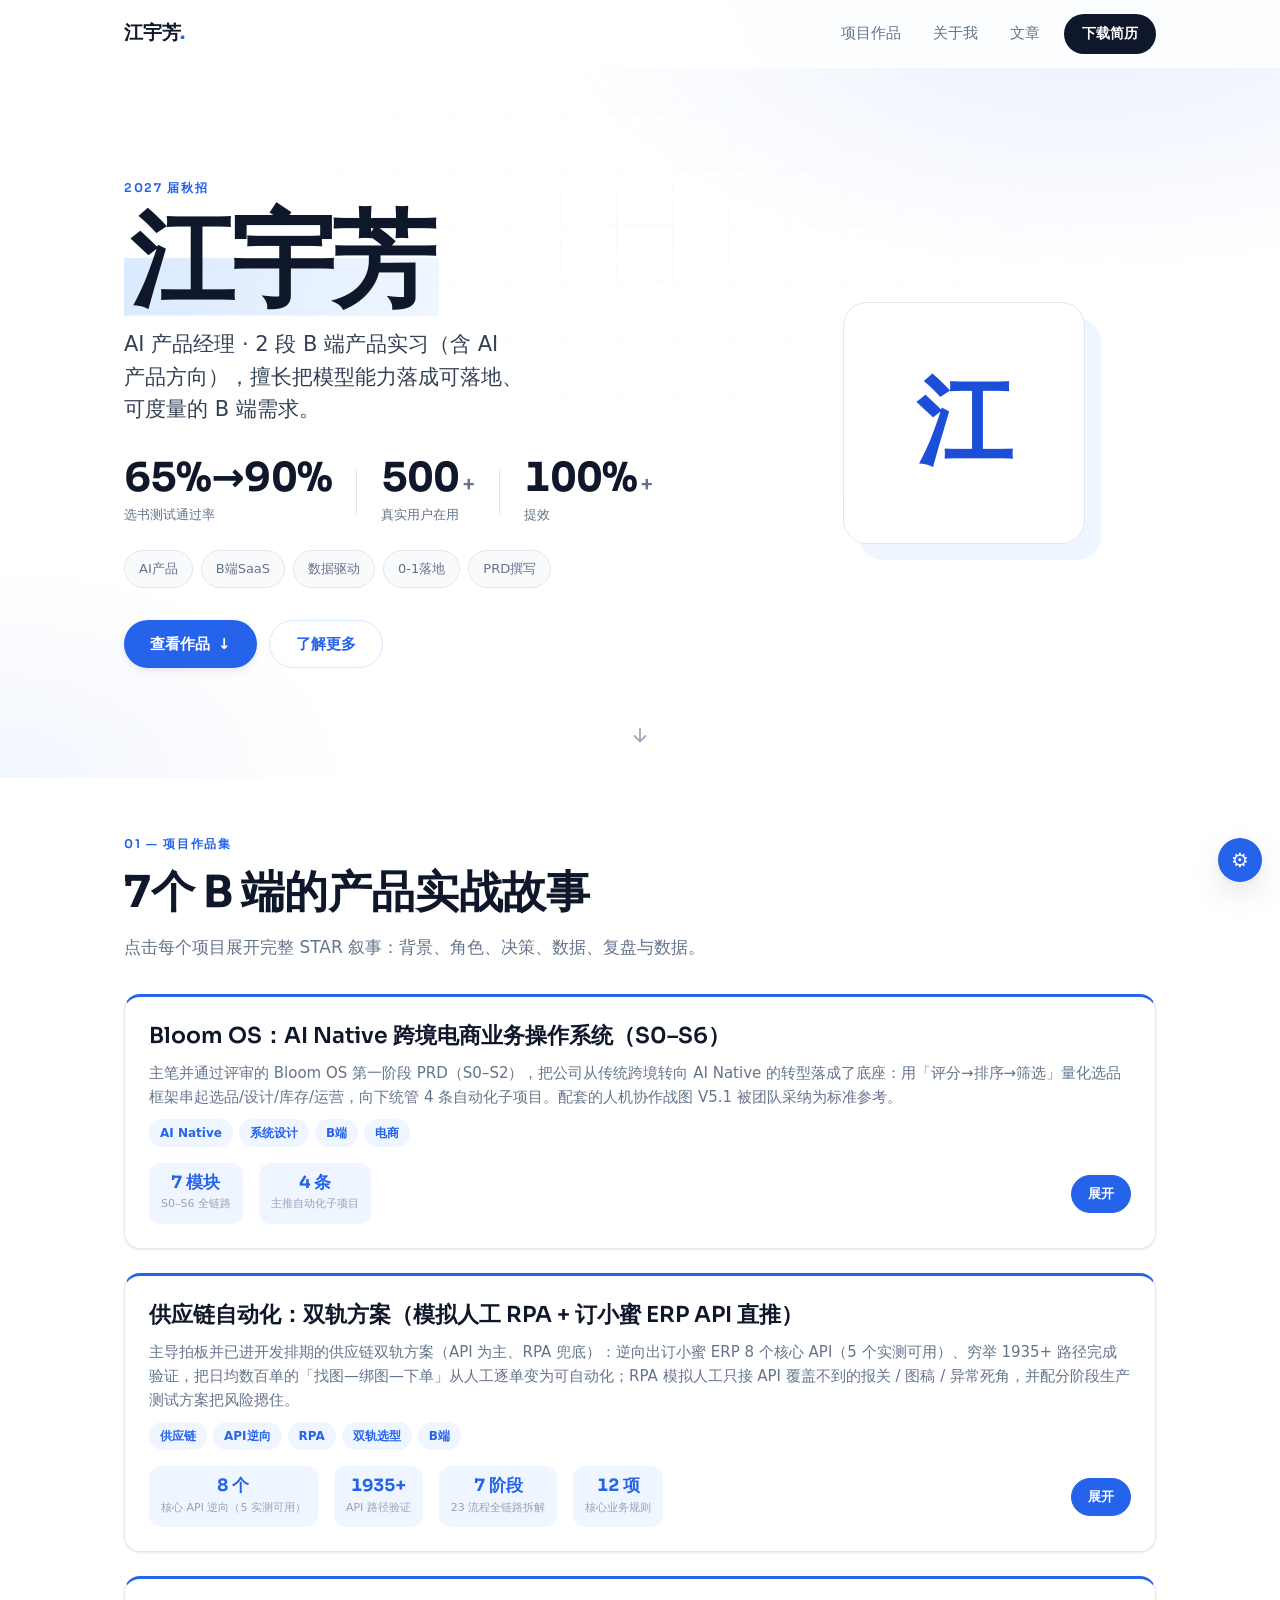
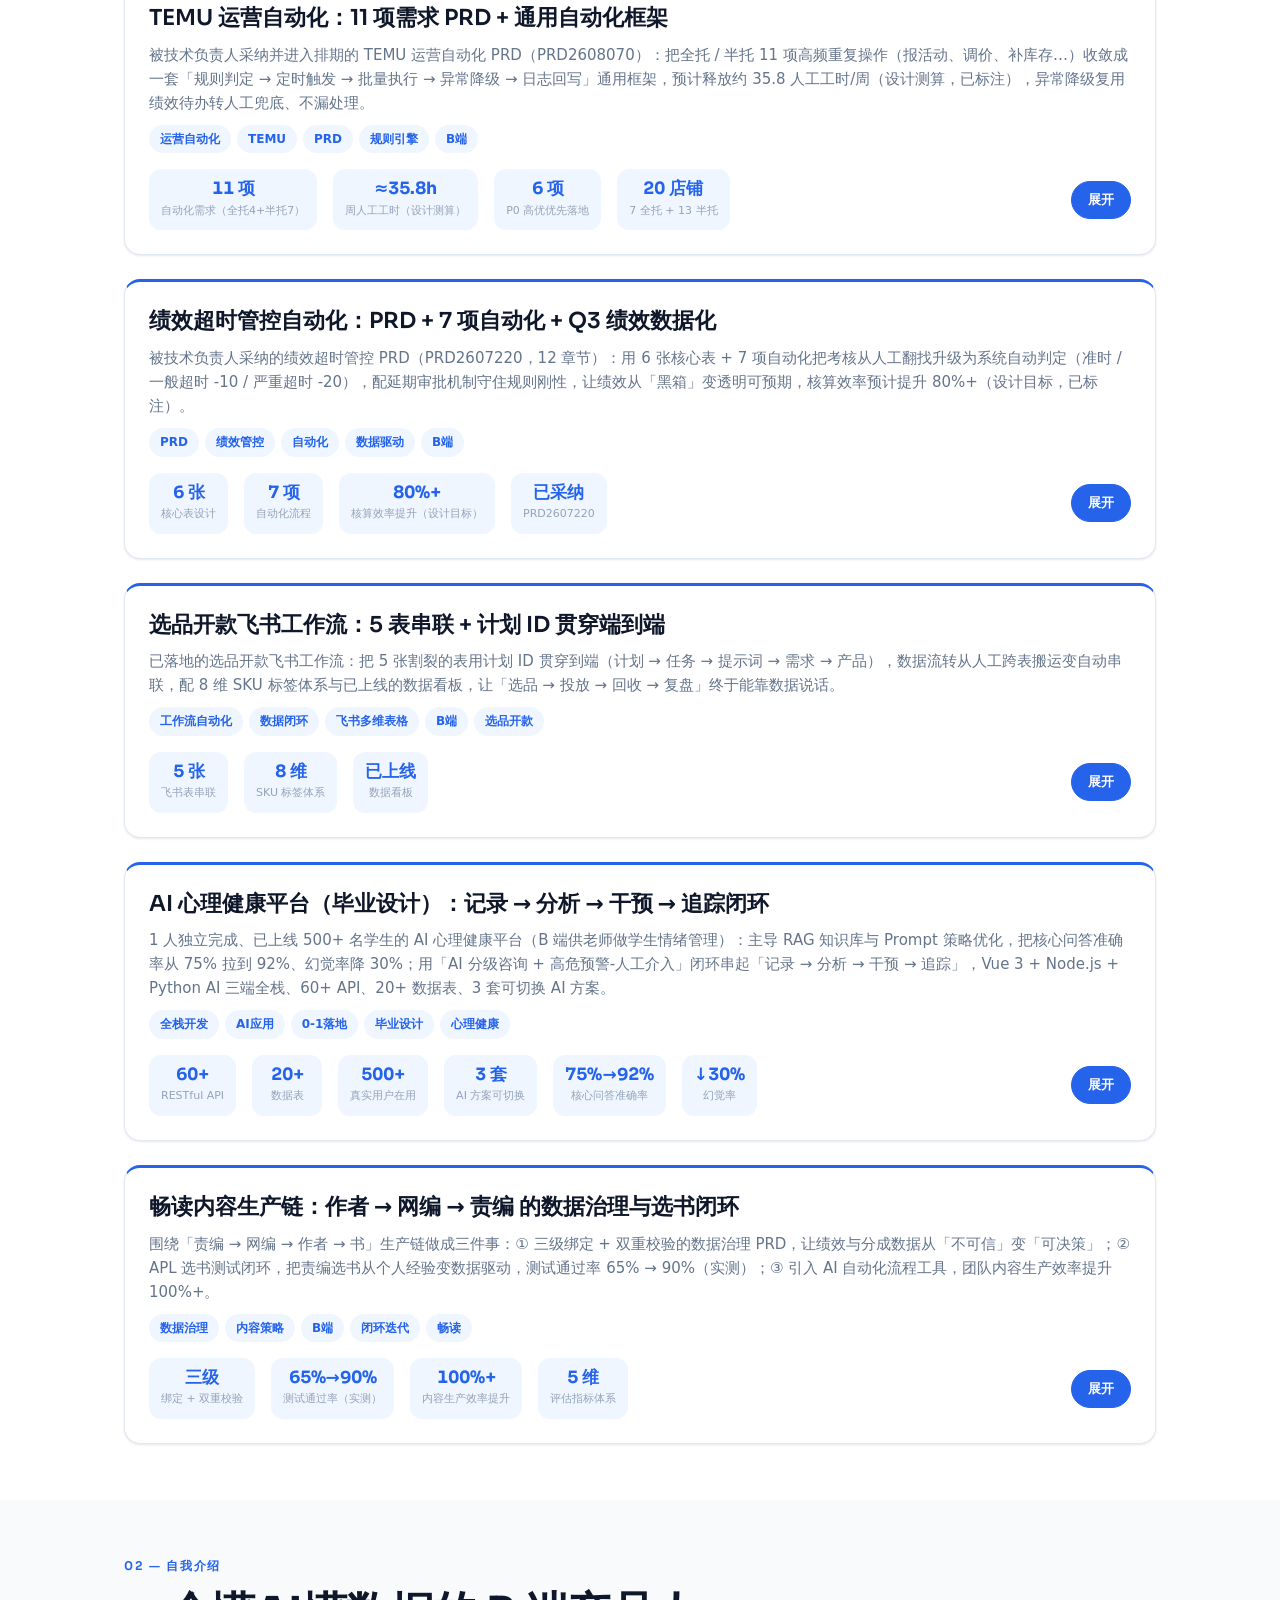
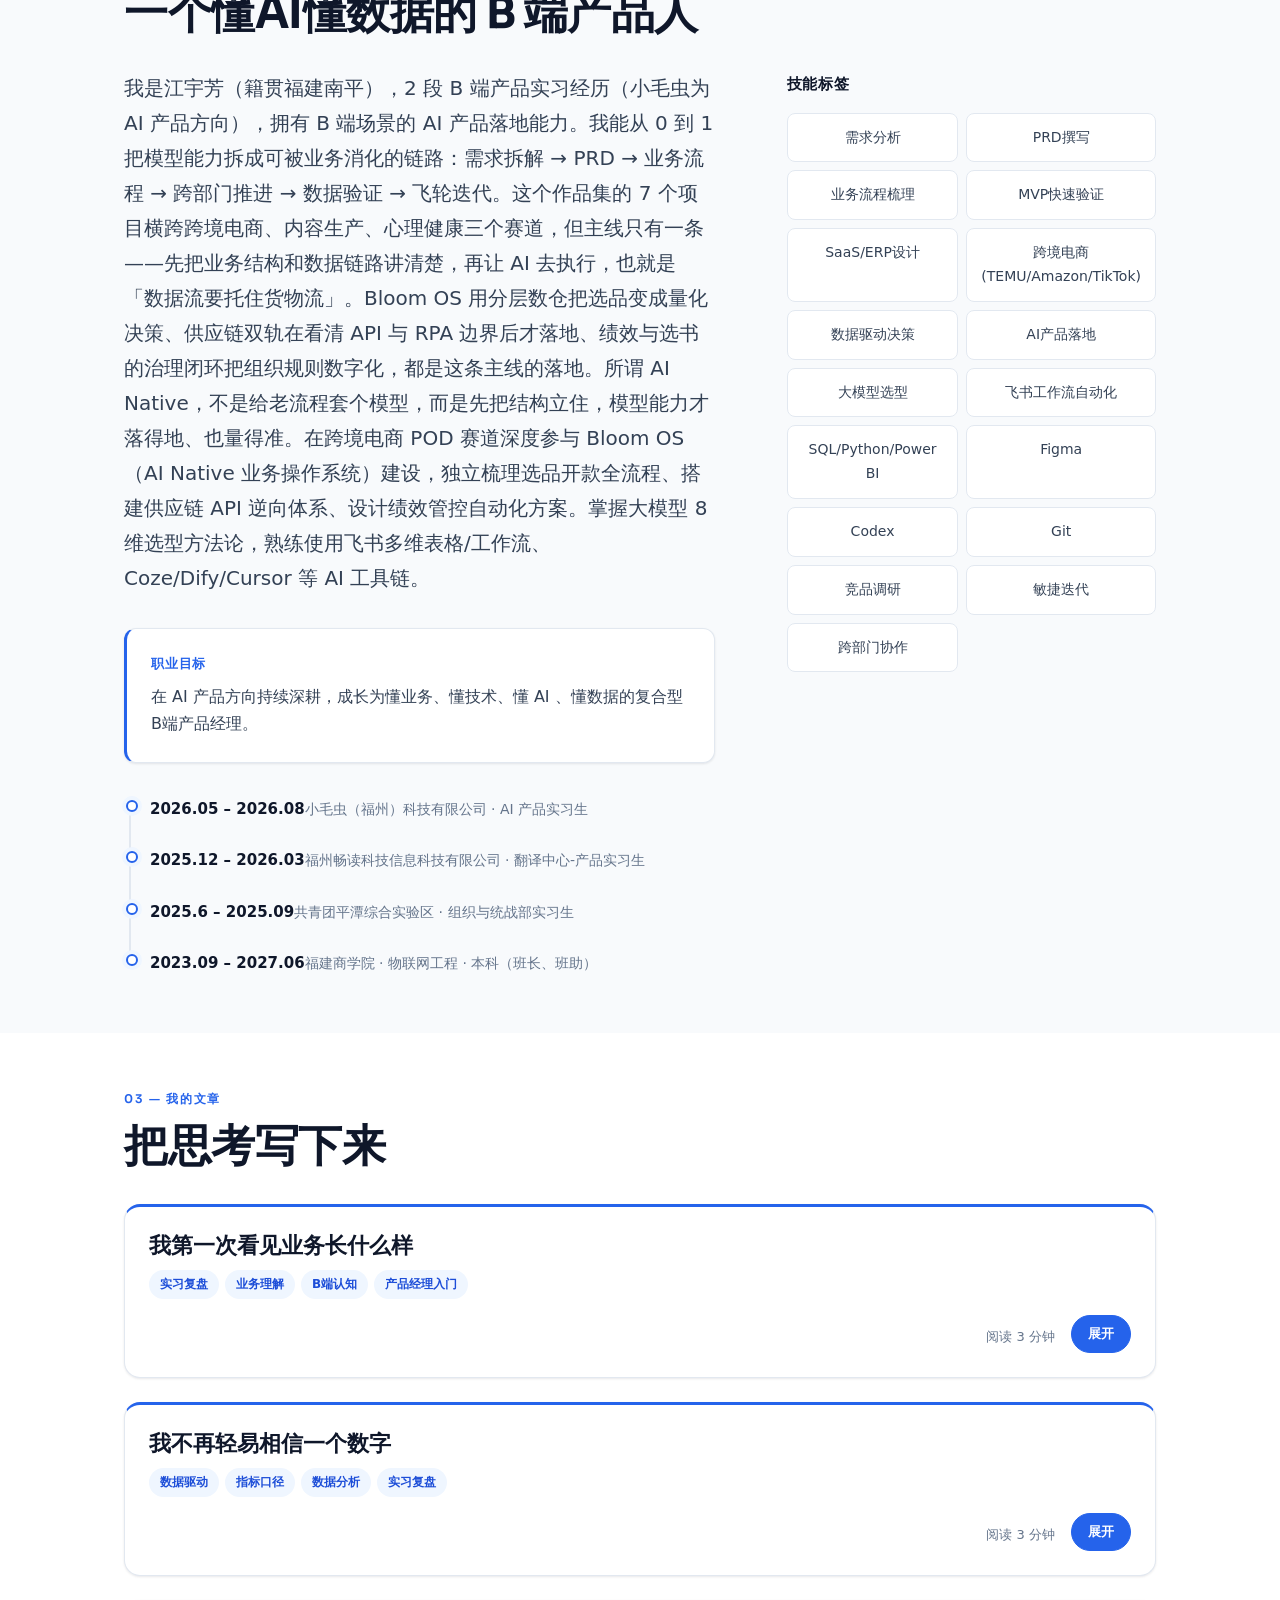
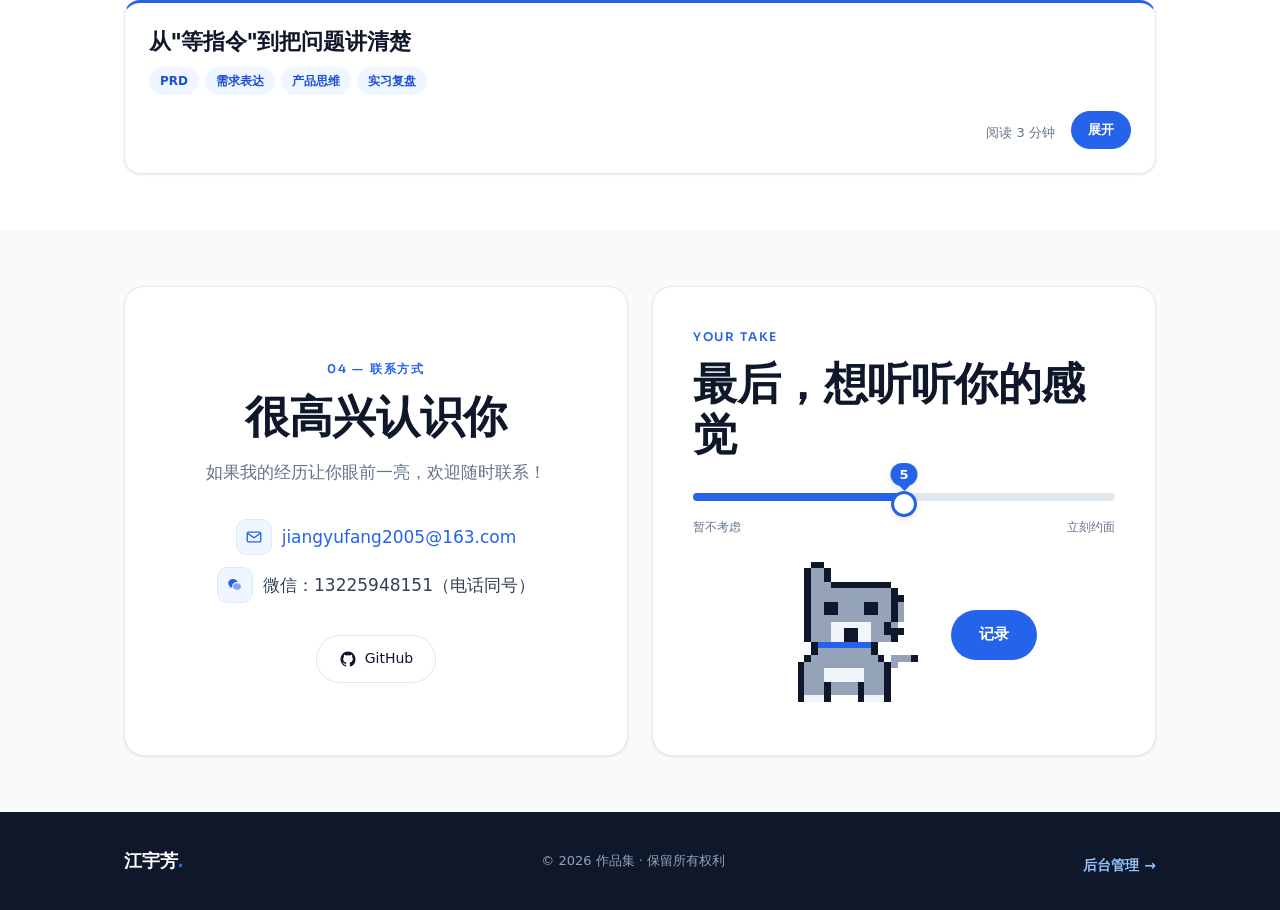
<file: index.html>
<!DOCTYPE html>
<html lang="zh-CN">
<head>
  <meta charset="UTF-8" />
  <meta name="viewport" content="width=device-width, initial-scale=1.0" />
  <title>作品集</title>
  <meta name="description" content="" />
  <link rel="preconnect" href="https://fonts.googleapis.com" />
  <link rel="preconnect" href="https://fonts.gstatic.com" crossorigin />
  <!-- 非阻塞加载：字体不可达时也不阻塞首屏渲染（国内网络友好） -->
  <link rel="stylesheet" href="https://fonts.googleapis.com/css2?family=Sora:wght@400;500;600;700&display=swap" media="print" onload="this.media='all'" />
  <noscript><link rel="stylesheet" href="https://fonts.googleapis.com/css2?family=Sora:wght@400;500;600;700&display=swap" /></noscript>
  <link rel="stylesheet" href="assets/css/styles.css?v=20260810T203203" />
</head>
<body>
  <!-- ============ 导航栏 ============ -->
  <header class="nav" id="nav">
    <div class="nav-inner">
      <a href="#top" class="nav-brand" id="navBrand" data-scroll>作品集<span class="brand-dot">.</span></a>
      <nav class="nav-links" aria-label="主导航">
        <a href="#projects" class="nav-link" data-scroll>项目作品</a>
        <a href="#about" class="nav-link" data-scroll>关于我</a>
        <a href="#articles" class="nav-link nav-link--articles" data-scroll>文章</a>
      </nav>
      <button type="button" class="nav-download" onclick="window.print()" data-track="download_resume">下载简历</button>
      <button type="button" class="nav-toggle" id="navToggle" aria-label="打开菜单" aria-expanded="false" aria-controls="mobileMenu">
        <svg viewBox="0 0 24 24" width="22" height="22" aria-hidden="true"><path d="M3 6h18M3 12h18M3 18h18" stroke="currentColor" stroke-width="2" stroke-linecap="round"/></svg>
      </button>
    </div>
  </header>

  <!-- 阅读进度条 -->
  <div class="scroll-progress" id="scrollProgress" aria-hidden="true"><span class="scroll-progress__bar"></span></div>

  <!-- ============ 移动端菜单 ============ -->
  <div class="mobile-menu" id="mobileMenu" hidden>
    <div class="mobile-menu-inner">
      <nav class="mobile-menu-links" aria-label="移动端导航">
        <a href="#projects" class="mobile-link" data-scroll>项目作品</a>
        <a href="#about" class="mobile-link" data-scroll>关于我</a>
        <a href="#articles" class="mobile-link mobile-link--articles" data-scroll>文章</a>
        <hr class="mobile-divider" />
        <button type="button" class="btn btn-primary mobile-download" onclick="window.print()" data-track="download_resume">下载简历</button>
      </nav>
    </div>
  </div>
  <div class="mobile-overlay" id="mobileOverlay" hidden></div>

  <main id="top">
    <!-- ============ Hero 首屏 ============ -->
    <section class="hero" id="hero" aria-label="个人介绍">
      <div class="hero-bg" aria-hidden="true"></div>
      <div class="container hero-grid">
        <div class="hero-content">
          <div id="heroContent"></div>
        </div>
        <div class="hero-visual" aria-hidden="true" id="heroVisual"></div>
      </div>
      <a href="#projects" class="scroll-indicator" data-scroll aria-label="向下滚动">
        <svg viewBox="0 0 24 24" width="22" height="22"><path d="M12 5v14M6 13l6 6 6-6" stroke="currentColor" stroke-width="1.8" stroke-linecap="round" stroke-linejoin="round" fill="none"/></svg>
      </a>
    </section>

    <!-- ============ 项目作品集 ============ -->
    <section class="section section-projects" id="projects" aria-labelledby="projects-title">
      <div class="container">
        <header class="section-head" id="projectsHead" data-reveal></header>
        <div class="projects-grid" id="projectsGrid"></div>
      </div>
    </section>

    <!-- ============ 关于我 ============ -->
    <section class="section section-about" id="about" aria-labelledby="about-title">
      <div class="container">
        <header class="section-head" id="aboutHead" data-reveal></header>
        <div class="about-grid" id="aboutGrid"></div>
      </div>
    </section>

    <!-- ============ 精选文章 ============ -->
    <section class="section section-articles" id="articles" aria-labelledby="articles-title">
      <div class="container">
        <header class="section-head" id="articlesHead" data-reveal></header>
        <div class="articles-list" id="articlesList"></div>
      </div>
    </section>

    <!-- ============ 联系方式 ============ -->
    <section class="section section-bottom" id="bottom" aria-label="联系方式与反馈">
      <div class="container bottom-row">
        <section class="bottom-card bottom-card--contact" id="contact" aria-labelledby="contact-title">
        <header class="section-head section-head--center" id="contactHead" data-reveal></header>
        <div id="contactInner"></div>
    </section>

    <section class="bottom-card bottom-card--feedback" id="feedback" aria-labelledby="feedback-title">

    <!-- ============ 简历末尾：创意互动（俏皮推荐滑块） ============ -->
      <div class="feedback-card" data-reveal>
        <header class="section-head" data-reveal>
          <p class="kicker">YOUR TAKE</p>
          <h2 class="section-title" id="feedback-title">最后，想听听你的感觉</h2>
        </header>
        <div class="feedback-result" id="recoLabel" aria-live="polite">有点意思</div>
        <div class="feedback-slider">
          <div class="feedback-rail">
            <output class="feedback-bubble" id="recoBubble" aria-hidden="true">5</output>
            <input type="range" id="recoRange" min="0" max="10" value="5" step="1" aria-describedby="recoLabel" list="recoTicks" />
          </div>
          <datalist id="recoTicks">
            <option value="0" label="0"></option><option value="1"></option><option value="2"></option><option value="3"></option><option value="4"></option><option value="5" label="5"></option><option value="6"></option><option value="7"></option><option value="8"></option><option value="9"></option><option value="10" label="10"></option>
          </datalist>
          <div class="feedback-scale"><span>暂不考虑</span><span>立刻约面</span></div>
        </div>
          <div class="feedback-dogrow">
          <div class="dog-stage" id="dogStage" data-mood="1" aria-hidden="true">
            <!-- S0 冷淡 0-3 -->
<svg class="dog-svg dog-svg--0" viewBox="0 0 24 24" shape-rendering="crispEdges" focusable="false"><g class="dog-tail"><rect x="18" y="16" width="1" height="1" fill="#94A3B8"/><rect x="19" y="16" width="1" height="1" fill="#0F172A"/><rect x="18" y="17" width="1" height="1" fill="#94A3B8"/><rect x="19" y="17" width="1" height="1" fill="#0F172A"/><rect x="18" y="18" width="1" height="1" fill="#94A3B8"/><rect x="19" y="18" width="1" height="1" fill="#0F172A"/><rect x="18" y="19" width="1" height="1" fill="#94A3B8"/><rect x="19" y="19" width="1" height="1" fill="#0F172A"/><rect x="18" y="20" width="2" height="1" fill="#0F172A"/></g><rect x="5" y="4" width="12" height="1" fill="#0F172A"/><rect x="3" y="5" width="3" height="1" fill="#0F172A"/><rect x="6" y="5" width="10" height="1" fill="#94A3B8"/><rect x="16" y="5" width="3" height="1" fill="#0F172A"/><rect x="3" y="6" width="1" height="1" fill="#0F172A"/><rect x="4" y="6" width="2" height="1" fill="#94A3B8"/><rect x="6" y="6" width="1" height="1" fill="#0F172A"/><rect x="7" y="6" width="8" height="1" fill="#94A3B8"/><rect x="15" y="6" width="1" height="1" fill="#0F172A"/><rect x="16" y="6" width="2" height="1" fill="#94A3B8"/><rect x="18" y="6" width="1" height="1" fill="#0F172A"/><rect x="5" y="7" width="1" height="1" fill="#0F172A"/><rect x="6" y="7" width="1" height="1" fill="#94A3B8"/><rect x="7" y="7" width="2" height="1" fill="#0F172A"/><rect x="9" y="7" width="4" height="1" fill="#94A3B8"/><rect x="13" y="7" width="2" height="1" fill="#0F172A"/><rect x="15" y="7" width="2" height="1" fill="#94A3B8"/><rect x="17" y="7" width="1" height="1" fill="#0F172A"/><rect x="5" y="8" width="1" height="1" fill="#0F172A"/><rect x="6" y="8" width="12" height="1" fill="#94A3B8"/><rect x="18" y="8" width="1" height="1" fill="#0F172A"/><rect x="5" y="9" width="1" height="1" fill="#0F172A"/><rect x="6" y="9" width="12" height="1" fill="#94A3B8"/><rect x="18" y="9" width="1" height="1" fill="#0F172A"/><rect x="5" y="10" width="1" height="1" fill="#0F172A"/><rect x="6" y="10" width="3" height="1" fill="#94A3B8"/><rect x="9" y="10" width="6" height="1" fill="#F1F5F9"/><rect x="15" y="10" width="3" height="1" fill="#94A3B8"/><rect x="18" y="10" width="1" height="1" fill="#0F172A"/><rect x="5" y="11" width="1" height="1" fill="#0F172A"/><rect x="6" y="11" width="3" height="1" fill="#94A3B8"/><rect x="9" y="11" width="2" height="1" fill="#F1F5F9"/><rect x="11" y="11" width="2" height="1" fill="#0F172A"/><rect x="13" y="11" width="2" height="1" fill="#F1F5F9"/><rect x="15" y="11" width="3" height="1" fill="#94A3B8"/><rect x="18" y="11" width="1" height="1" fill="#0F172A"/><rect x="5" y="12" width="1" height="1" fill="#0F172A"/><rect x="6" y="12" width="3" height="1" fill="#94A3B8"/><rect x="9" y="12" width="3" height="1" fill="#F1F5F9"/><rect x="12" y="12" width="1" height="1" fill="#0F172A"/><rect x="13" y="12" width="2" height="1" fill="#F1F5F9"/><rect x="15" y="12" width="3" height="1" fill="#94A3B8"/><rect x="18" y="12" width="1" height="1" fill="#0F172A"/><rect x="6" y="13" width="1" height="1" fill="#0F172A"/><rect x="7" y="13" width="8" height="1" fill="#2563EB"/><rect x="15" y="13" width="1" height="1" fill="#0F172A"/><rect x="6" y="14" width="1" height="1" fill="#0F172A"/><rect x="7" y="14" width="8" height="1" fill="#94A3B8"/><rect x="15" y="14" width="1" height="1" fill="#0F172A"/><rect x="5" y="15" width="1" height="1" fill="#0F172A"/><rect x="6" y="15" width="10" height="1" fill="#94A3B8"/><rect x="16" y="15" width="1" height="1" fill="#0F172A"/><rect x="4" y="16" width="1" height="1" fill="#0F172A"/><rect x="5" y="16" width="12" height="1" fill="#94A3B8"/><rect x="17" y="16" width="1" height="1" fill="#0F172A"/><rect x="4" y="17" width="1" height="1" fill="#0F172A"/><rect x="5" y="17" width="3" height="1" fill="#94A3B8"/><rect x="8" y="17" width="6" height="1" fill="#F1F5F9"/><rect x="14" y="17" width="3" height="1" fill="#94A3B8"/><rect x="17" y="17" width="1" height="1" fill="#0F172A"/><rect x="4" y="18" width="1" height="1" fill="#0F172A"/><rect x="5" y="18" width="3" height="1" fill="#94A3B8"/><rect x="8" y="18" width="6" height="1" fill="#F1F5F9"/><rect x="14" y="18" width="3" height="1" fill="#94A3B8"/><rect x="17" y="18" width="1" height="1" fill="#0F172A"/><rect x="4" y="19" width="1" height="1" fill="#0F172A"/><rect x="5" y="19" width="3" height="1" fill="#94A3B8"/><rect x="8" y="19" width="1" height="1" fill="#0F172A"/><rect x="9" y="19" width="4" height="1" fill="#94A3B8"/><rect x="13" y="19" width="1" height="1" fill="#0F172A"/><rect x="14" y="19" width="3" height="1" fill="#94A3B8"/><rect x="17" y="19" width="1" height="1" fill="#0F172A"/><rect x="4" y="20" width="1" height="1" fill="#0F172A"/><rect x="5" y="20" width="3" height="1" fill="#94A3B8"/><rect x="8" y="20" width="1" height="1" fill="#0F172A"/><rect x="9" y="20" width="4" height="1" fill="#94A3B8"/><rect x="13" y="20" width="1" height="1" fill="#0F172A"/><rect x="14" y="20" width="3" height="1" fill="#94A3B8"/><rect x="17" y="20" width="1" height="1" fill="#0F172A"/><rect x="4" y="21" width="1" height="1" fill="#0F172A"/><rect x="5" y="21" width="3" height="1" fill="#F1F5F9"/><rect x="8" y="21" width="1" height="1" fill="#0F172A"/><rect x="13" y="21" width="1" height="1" fill="#0F172A"/><rect x="14" y="21" width="3" height="1" fill="#F1F5F9"/><rect x="17" y="21" width="1" height="1" fill="#0F172A"/></svg>
<!-- S1 兴趣 4-6 -->
<svg class="dog-svg dog-svg--1" viewBox="0 0 24 24" shape-rendering="crispEdges" focusable="false"><g class="dog-tail"><rect x="18" y="15" width="3" height="1" fill="#94A3B8"/><rect x="21" y="15" width="1" height="1" fill="#0F172A"/><rect x="18" y="16" width="1" height="1" fill="#94A3B8"/></g><rect x="6" y="1" width="2" height="1" fill="#0F172A"/><rect x="5" y="2" width="1" height="1" fill="#0F172A"/><rect x="6" y="2" width="2" height="1" fill="#94A3B8"/><rect x="8" y="2" width="1" height="1" fill="#0F172A"/><rect x="5" y="3" width="1" height="1" fill="#0F172A"/><rect x="6" y="3" width="2" height="1" fill="#94A3B8"/><rect x="8" y="3" width="1" height="1" fill="#0F172A"/><rect x="5" y="4" width="1" height="1" fill="#0F172A"/><rect x="6" y="4" width="3" height="1" fill="#94A3B8"/><rect x="9" y="4" width="9" height="1" fill="#0F172A"/><rect x="5" y="5" width="1" height="1" fill="#0F172A"/><rect x="6" y="5" width="12" height="1" fill="#94A3B8"/><rect x="18" y="5" width="1" height="1" fill="#0F172A"/><rect x="5" y="6" width="1" height="1" fill="#0F172A"/><rect x="6" y="6" width="12" height="1" fill="#94A3B8"/><rect x="18" y="6" width="2" height="1" fill="#0F172A"/><rect x="5" y="7" width="1" height="1" fill="#0F172A"/><rect x="6" y="7" width="2" height="1" fill="#94A3B8"/><rect x="8" y="7" width="2" height="1" fill="#0F172A"/><rect x="10" y="7" width="4" height="1" fill="#94A3B8"/><rect x="14" y="7" width="2" height="1" fill="#0F172A"/><rect x="16" y="7" width="2" height="1" fill="#94A3B8"/><rect x="18" y="7" width="1" height="1" fill="#0F172A"/><rect x="19" y="7" width="1" height="1" fill="#94A3B8"/><rect x="5" y="8" width="1" height="1" fill="#0F172A"/><rect x="6" y="8" width="2" height="1" fill="#94A3B8"/><rect x="8" y="8" width="2" height="1" fill="#0F172A"/><rect x="10" y="8" width="4" height="1" fill="#94A3B8"/><rect x="14" y="8" width="2" height="1" fill="#0F172A"/><rect x="16" y="8" width="2" height="1" fill="#94A3B8"/><rect x="18" y="8" width="1" height="1" fill="#0F172A"/><rect x="19" y="8" width="1" height="1" fill="#94A3B8"/><rect x="5" y="9" width="1" height="1" fill="#0F172A"/><rect x="6" y="9" width="12" height="1" fill="#94A3B8"/><rect x="18" y="9" width="1" height="1" fill="#0F172A"/><rect x="19" y="9" width="1" height="1" fill="#94A3B8"/><rect x="5" y="10" width="1" height="1" fill="#0F172A"/><rect x="6" y="10" width="3" height="1" fill="#94A3B8"/><rect x="9" y="10" width="6" height="1" fill="#F1F5F9"/><rect x="15" y="10" width="2" height="1" fill="#94A3B8"/><rect x="17" y="10" width="1" height="1" fill="#0F172A"/><rect x="18" y="10" width="1" height="1" fill="#94A3B8"/><rect x="5" y="11" width="1" height="1" fill="#0F172A"/><rect x="6" y="11" width="3" height="1" fill="#94A3B8"/><rect x="9" y="11" width="2" height="1" fill="#F1F5F9"/><rect x="11" y="11" width="2" height="1" fill="#0F172A"/><rect x="13" y="11" width="2" height="1" fill="#F1F5F9"/><rect x="15" y="11" width="2" height="1" fill="#94A3B8"/><rect x="17" y="11" width="3" height="1" fill="#0F172A"/><rect x="5" y="12" width="1" height="1" fill="#0F172A"/><rect x="6" y="12" width="3" height="1" fill="#94A3B8"/><rect x="9" y="12" width="2" height="1" fill="#F1F5F9"/><rect x="11" y="12" width="2" height="1" fill="#0F172A"/><rect x="13" y="12" width="2" height="1" fill="#F1F5F9"/><rect x="15" y="12" width="3" height="1" fill="#94A3B8"/><rect x="18" y="12" width="1" height="1" fill="#0F172A"/><rect x="6" y="13" width="1" height="1" fill="#0F172A"/><rect x="7" y="13" width="8" height="1" fill="#2563EB"/><rect x="15" y="13" width="1" height="1" fill="#0F172A"/><rect x="6" y="14" width="1" height="1" fill="#0F172A"/><rect x="7" y="14" width="8" height="1" fill="#94A3B8"/><rect x="15" y="14" width="1" height="1" fill="#0F172A"/><rect x="5" y="15" width="1" height="1" fill="#0F172A"/><rect x="6" y="15" width="10" height="1" fill="#94A3B8"/><rect x="16" y="15" width="1" height="1" fill="#0F172A"/><rect x="4" y="16" width="1" height="1" fill="#0F172A"/><rect x="5" y="16" width="12" height="1" fill="#94A3B8"/><rect x="17" y="16" width="1" height="1" fill="#0F172A"/><rect x="4" y="17" width="1" height="1" fill="#0F172A"/><rect x="5" y="17" width="3" height="1" fill="#94A3B8"/><rect x="8" y="17" width="6" height="1" fill="#F1F5F9"/><rect x="14" y="17" width="3" height="1" fill="#94A3B8"/><rect x="17" y="17" width="1" height="1" fill="#0F172A"/><rect x="4" y="18" width="1" height="1" fill="#0F172A"/><rect x="5" y="18" width="3" height="1" fill="#94A3B8"/><rect x="8" y="18" width="6" height="1" fill="#F1F5F9"/><rect x="14" y="18" width="3" height="1" fill="#94A3B8"/><rect x="17" y="18" width="1" height="1" fill="#0F172A"/><rect x="4" y="19" width="1" height="1" fill="#0F172A"/><rect x="5" y="19" width="3" height="1" fill="#94A3B8"/><rect x="8" y="19" width="1" height="1" fill="#0F172A"/><rect x="9" y="19" width="4" height="1" fill="#94A3B8"/><rect x="13" y="19" width="1" height="1" fill="#0F172A"/><rect x="14" y="19" width="3" height="1" fill="#94A3B8"/><rect x="17" y="19" width="1" height="1" fill="#0F172A"/><rect x="4" y="20" width="1" height="1" fill="#0F172A"/><rect x="5" y="20" width="3" height="1" fill="#94A3B8"/><rect x="8" y="20" width="1" height="1" fill="#0F172A"/><rect x="9" y="20" width="4" height="1" fill="#94A3B8"/><rect x="13" y="20" width="1" height="1" fill="#0F172A"/><rect x="14" y="20" width="3" height="1" fill="#94A3B8"/><rect x="17" y="20" width="1" height="1" fill="#0F172A"/><rect x="4" y="21" width="1" height="1" fill="#0F172A"/><rect x="5" y="21" width="3" height="1" fill="#F1F5F9"/><rect x="8" y="21" width="1" height="1" fill="#0F172A"/><rect x="13" y="21" width="1" height="1" fill="#0F172A"/><rect x="14" y="21" width="3" height="1" fill="#F1F5F9"/><rect x="17" y="21" width="1" height="1" fill="#0F172A"/></svg>
<!-- S2 热情 7-8 -->
<svg class="dog-svg dog-svg--2" viewBox="0 0 24 24" shape-rendering="crispEdges" focusable="false"><g class="dog-tail"><rect x="19" y="14" width="2" height="1" fill="#94A3B8"/><rect x="21" y="14" width="1" height="1" fill="#0F172A"/><rect x="18" y="15" width="2" height="1" fill="#94A3B8"/><rect x="18" y="16" width="1" height="1" fill="#94A3B8"/></g><rect x="6" y="1" width="2" height="1" fill="#0F172A"/><rect x="14" y="1" width="2" height="1" fill="#0F172A"/><rect x="5" y="2" width="1" height="1" fill="#0F172A"/><rect x="6" y="2" width="2" height="1" fill="#94A3B8"/><rect x="8" y="2" width="1" height="1" fill="#0F172A"/><rect x="13" y="2" width="1" height="1" fill="#0F172A"/><rect x="14" y="2" width="2" height="1" fill="#94A3B8"/><rect x="16" y="2" width="1" height="1" fill="#0F172A"/><rect x="5" y="3" width="1" height="1" fill="#0F172A"/><rect x="6" y="3" width="2" height="1" fill="#94A3B8"/><rect x="8" y="3" width="1" height="1" fill="#0F172A"/><rect x="13" y="3" width="1" height="1" fill="#0F172A"/><rect x="14" y="3" width="2" height="1" fill="#94A3B8"/><rect x="16" y="3" width="1" height="1" fill="#0F172A"/><rect x="5" y="4" width="1" height="1" fill="#0F172A"/><rect x="6" y="4" width="3" height="1" fill="#94A3B8"/><rect x="9" y="4" width="5" height="1" fill="#0F172A"/><rect x="14" y="4" width="3" height="1" fill="#94A3B8"/><rect x="17" y="4" width="1" height="1" fill="#0F172A"/><rect x="5" y="5" width="1" height="1" fill="#0F172A"/><rect x="6" y="5" width="12" height="1" fill="#94A3B8"/><rect x="18" y="5" width="1" height="1" fill="#0F172A"/><rect x="5" y="6" width="1" height="1" fill="#0F172A"/><rect x="6" y="6" width="12" height="1" fill="#94A3B8"/><rect x="18" y="6" width="1" height="1" fill="#0F172A"/><rect x="5" y="7" width="1" height="1" fill="#0F172A"/><rect x="6" y="7" width="2" height="1" fill="#94A3B8"/><rect x="8" y="7" width="2" height="1" fill="#0F172A"/><rect x="10" y="7" width="4" height="1" fill="#94A3B8"/><rect x="14" y="7" width="1" height="1" fill="#0F172A"/><rect x="15" y="7" width="1" height="1" fill="#F1F5F9"/><rect x="16" y="7" width="2" height="1" fill="#94A3B8"/><rect x="18" y="7" width="1" height="1" fill="#0F172A"/><rect x="5" y="8" width="1" height="1" fill="#0F172A"/><rect x="6" y="8" width="2" height="1" fill="#94A3B8"/><rect x="8" y="8" width="2" height="1" fill="#0F172A"/><rect x="10" y="8" width="4" height="1" fill="#94A3B8"/><rect x="14" y="8" width="2" height="1" fill="#0F172A"/><rect x="16" y="8" width="2" height="1" fill="#94A3B8"/><rect x="18" y="8" width="1" height="1" fill="#0F172A"/><rect x="5" y="9" width="1" height="1" fill="#0F172A"/><rect x="6" y="9" width="12" height="1" fill="#94A3B8"/><rect x="18" y="9" width="1" height="1" fill="#0F172A"/><rect x="5" y="10" width="1" height="1" fill="#0F172A"/><rect x="6" y="10" width="3" height="1" fill="#94A3B8"/><rect x="9" y="10" width="6" height="1" fill="#F1F5F9"/><rect x="15" y="10" width="3" height="1" fill="#94A3B8"/><rect x="18" y="10" width="1" height="1" fill="#0F172A"/><rect x="5" y="11" width="1" height="1" fill="#0F172A"/><rect x="6" y="11" width="3" height="1" fill="#94A3B8"/><rect x="9" y="11" width="2" height="1" fill="#F1F5F9"/><rect x="11" y="11" width="2" height="1" fill="#0F172A"/><rect x="13" y="11" width="2" height="1" fill="#F1F5F9"/><rect x="15" y="11" width="3" height="1" fill="#94A3B8"/><rect x="18" y="11" width="1" height="1" fill="#0F172A"/><rect x="5" y="12" width="1" height="1" fill="#0F172A"/><rect x="6" y="12" width="3" height="1" fill="#94A3B8"/><rect x="9" y="12" width="1" height="1" fill="#F1F5F9"/><rect x="10" y="12" width="1" height="1" fill="#0F172A"/><rect x="11" y="12" width="1" height="1" fill="#F87171"/><rect x="12" y="12" width="1" height="1" fill="#0F172A"/><rect x="13" y="12" width="2" height="1" fill="#F1F5F9"/><rect x="15" y="12" width="3" height="1" fill="#94A3B8"/><rect x="18" y="12" width="1" height="1" fill="#0F172A"/><rect x="6" y="13" width="1" height="1" fill="#0F172A"/><rect x="7" y="13" width="8" height="1" fill="#2563EB"/><rect x="15" y="13" width="1" height="1" fill="#0F172A"/><rect x="6" y="14" width="1" height="1" fill="#0F172A"/><rect x="7" y="14" width="8" height="1" fill="#94A3B8"/><rect x="15" y="14" width="1" height="1" fill="#0F172A"/><rect x="5" y="15" width="1" height="1" fill="#0F172A"/><rect x="6" y="15" width="10" height="1" fill="#94A3B8"/><rect x="16" y="15" width="1" height="1" fill="#0F172A"/><rect x="4" y="16" width="1" height="1" fill="#0F172A"/><rect x="5" y="16" width="12" height="1" fill="#94A3B8"/><rect x="17" y="16" width="1" height="1" fill="#0F172A"/><rect x="4" y="17" width="1" height="1" fill="#0F172A"/><rect x="5" y="17" width="3" height="1" fill="#94A3B8"/><rect x="8" y="17" width="6" height="1" fill="#F1F5F9"/><rect x="14" y="17" width="3" height="1" fill="#94A3B8"/><rect x="17" y="17" width="1" height="1" fill="#0F172A"/><rect x="4" y="18" width="1" height="1" fill="#0F172A"/><rect x="5" y="18" width="3" height="1" fill="#94A3B8"/><rect x="8" y="18" width="6" height="1" fill="#F1F5F9"/><rect x="14" y="18" width="3" height="1" fill="#94A3B8"/><rect x="17" y="18" width="1" height="1" fill="#0F172A"/><rect x="4" y="19" width="1" height="1" fill="#0F172A"/><rect x="5" y="19" width="3" height="1" fill="#94A3B8"/><rect x="8" y="19" width="1" height="1" fill="#0F172A"/><rect x="9" y="19" width="4" height="1" fill="#94A3B8"/><rect x="13" y="19" width="1" height="1" fill="#0F172A"/><rect x="14" y="19" width="3" height="1" fill="#94A3B8"/><rect x="17" y="19" width="1" height="1" fill="#0F172A"/><rect x="4" y="20" width="1" height="1" fill="#0F172A"/><rect x="5" y="20" width="3" height="1" fill="#94A3B8"/><rect x="8" y="20" width="1" height="1" fill="#0F172A"/><rect x="9" y="20" width="4" height="1" fill="#94A3B8"/><rect x="13" y="20" width="1" height="1" fill="#0F172A"/><rect x="14" y="20" width="3" height="1" fill="#94A3B8"/><rect x="17" y="20" width="1" height="1" fill="#0F172A"/><rect x="4" y="21" width="1" height="1" fill="#0F172A"/><rect x="5" y="21" width="3" height="1" fill="#F1F5F9"/><rect x="8" y="21" width="1" height="1" fill="#0F172A"/><rect x="13" y="21" width="1" height="1" fill="#0F172A"/><rect x="14" y="21" width="3" height="1" fill="#F1F5F9"/><rect x="17" y="21" width="1" height="1" fill="#0F172A"/></svg>
<!-- S3 兴奋 9-10 -->
<svg class="dog-svg dog-svg--3" viewBox="0 0 24 24" shape-rendering="crispEdges" focusable="false"><g class="dog-tail"><rect x="19" y="14" width="2" height="1" fill="#94A3B8"/><rect x="21" y="14" width="1" height="1" fill="#0F172A"/><rect x="18" y="15" width="2" height="1" fill="#94A3B8"/><rect x="18" y="16" width="1" height="1" fill="#94A3B8"/></g><rect x="5" y="1" width="2" height="1" fill="#0F172A"/><rect x="15" y="1" width="2" height="1" fill="#0F172A"/><rect x="5" y="2" width="1" height="1" fill="#0F172A"/><rect x="6" y="2" width="2" height="1" fill="#94A3B8"/><rect x="8" y="2" width="1" height="1" fill="#0F172A"/><rect x="15" y="2" width="1" height="1" fill="#0F172A"/><rect x="16" y="2" width="2" height="1" fill="#94A3B8"/><rect x="18" y="2" width="1" height="1" fill="#0F172A"/><rect x="5" y="3" width="1" height="1" fill="#0F172A"/><rect x="6" y="3" width="2" height="1" fill="#94A3B8"/><rect x="8" y="3" width="1" height="1" fill="#0F172A"/><rect x="15" y="3" width="1" height="1" fill="#0F172A"/><rect x="16" y="3" width="2" height="1" fill="#94A3B8"/><rect x="18" y="3" width="1" height="1" fill="#0F172A"/><rect x="5" y="4" width="1" height="1" fill="#0F172A"/><rect x="6" y="4" width="4" height="1" fill="#94A3B8"/><rect x="10" y="4" width="4" height="1" fill="#0F172A"/><rect x="14" y="4" width="4" height="1" fill="#94A3B8"/><rect x="18" y="4" width="1" height="1" fill="#0F172A"/><rect x="5" y="5" width="1" height="1" fill="#0F172A"/><rect x="6" y="5" width="12" height="1" fill="#94A3B8"/><rect x="18" y="5" width="1" height="1" fill="#0F172A"/><rect x="5" y="6" width="1" height="1" fill="#0F172A"/><rect x="6" y="6" width="12" height="1" fill="#94A3B8"/><rect x="18" y="6" width="1" height="1" fill="#0F172A"/><rect x="5" y="7" width="1" height="1" fill="#0F172A"/><rect x="6" y="7" width="1" height="1" fill="#94A3B8"/><rect x="7" y="7" width="1" height="1" fill="#DC2626"/><rect x="8" y="7" width="1" height="1" fill="#94A3B8"/><rect x="9" y="7" width="1" height="1" fill="#DC2626"/><rect x="10" y="7" width="4" height="1" fill="#94A3B8"/><rect x="14" y="7" width="1" height="1" fill="#DC2626"/><rect x="15" y="7" width="1" height="1" fill="#94A3B8"/><rect x="16" y="7" width="1" height="1" fill="#DC2626"/><rect x="17" y="7" width="1" height="1" fill="#94A3B8"/><rect x="18" y="7" width="1" height="1" fill="#0F172A"/><rect x="5" y="8" width="1" height="1" fill="#0F172A"/><rect x="6" y="8" width="1" height="1" fill="#94A3B8"/><rect x="7" y="8" width="3" height="1" fill="#DC2626"/><rect x="10" y="8" width="4" height="1" fill="#94A3B8"/><rect x="14" y="8" width="3" height="1" fill="#DC2626"/><rect x="17" y="8" width="1" height="1" fill="#94A3B8"/><rect x="18" y="8" width="1" height="1" fill="#0F172A"/><rect x="5" y="9" width="1" height="1" fill="#0F172A"/><rect x="6" y="9" width="2" height="1" fill="#94A3B8"/><rect x="8" y="9" width="1" height="1" fill="#DC2626"/><rect x="9" y="9" width="6" height="1" fill="#94A3B8"/><rect x="15" y="9" width="1" height="1" fill="#DC2626"/><rect x="16" y="9" width="2" height="1" fill="#94A3B8"/><rect x="18" y="9" width="1" height="1" fill="#0F172A"/><rect x="5" y="10" width="1" height="1" fill="#0F172A"/><rect x="6" y="10" width="3" height="1" fill="#94A3B8"/><rect x="9" y="10" width="6" height="1" fill="#F1F5F9"/><rect x="15" y="10" width="3" height="1" fill="#94A3B8"/><rect x="18" y="10" width="1" height="1" fill="#0F172A"/><rect x="5" y="11" width="1" height="1" fill="#0F172A"/><rect x="6" y="11" width="3" height="1" fill="#94A3B8"/><rect x="9" y="11" width="2" height="1" fill="#F1F5F9"/><rect x="11" y="11" width="2" height="1" fill="#0F172A"/><rect x="13" y="11" width="2" height="1" fill="#F1F5F9"/><rect x="15" y="11" width="3" height="1" fill="#94A3B8"/><rect x="18" y="11" width="1" height="1" fill="#0F172A"/><rect x="5" y="12" width="1" height="1" fill="#0F172A"/><rect x="6" y="12" width="3" height="1" fill="#94A3B8"/><rect x="9" y="12" width="1" height="1" fill="#F1F5F9"/><rect x="10" y="12" width="1" height="1" fill="#0F172A"/><rect x="11" y="12" width="2" height="1" fill="#F87171"/><rect x="13" y="12" width="1" height="1" fill="#0F172A"/><rect x="14" y="12" width="1" height="1" fill="#F1F5F9"/><rect x="15" y="12" width="3" height="1" fill="#94A3B8"/><rect x="18" y="12" width="1" height="1" fill="#0F172A"/><rect x="6" y="13" width="1" height="1" fill="#0F172A"/><rect x="7" y="13" width="8" height="1" fill="#2563EB"/><rect x="15" y="13" width="1" height="1" fill="#0F172A"/><rect x="6" y="14" width="1" height="1" fill="#0F172A"/><rect x="7" y="14" width="8" height="1" fill="#94A3B8"/><rect x="15" y="14" width="1" height="1" fill="#0F172A"/><rect x="5" y="15" width="1" height="1" fill="#0F172A"/><rect x="6" y="15" width="10" height="1" fill="#94A3B8"/><rect x="16" y="15" width="1" height="1" fill="#0F172A"/><rect x="4" y="16" width="1" height="1" fill="#0F172A"/><rect x="5" y="16" width="12" height="1" fill="#94A3B8"/><rect x="17" y="16" width="1" height="1" fill="#0F172A"/><rect x="4" y="17" width="1" height="1" fill="#0F172A"/><rect x="5" y="17" width="3" height="1" fill="#94A3B8"/><rect x="8" y="17" width="6" height="1" fill="#F1F5F9"/><rect x="14" y="17" width="3" height="1" fill="#94A3B8"/><rect x="17" y="17" width="1" height="1" fill="#0F172A"/><rect x="4" y="18" width="1" height="1" fill="#0F172A"/><rect x="5" y="18" width="3" height="1" fill="#94A3B8"/><rect x="8" y="18" width="6" height="1" fill="#F1F5F9"/><rect x="14" y="18" width="3" height="1" fill="#94A3B8"/><rect x="17" y="18" width="1" height="1" fill="#0F172A"/><rect x="4" y="19" width="1" height="1" fill="#0F172A"/><rect x="5" y="19" width="3" height="1" fill="#94A3B8"/><rect x="8" y="19" width="1" height="1" fill="#0F172A"/><rect x="9" y="19" width="4" height="1" fill="#94A3B8"/><rect x="13" y="19" width="1" height="1" fill="#0F172A"/><rect x="14" y="19" width="3" height="1" fill="#94A3B8"/><rect x="17" y="19" width="1" height="1" fill="#0F172A"/><rect x="4" y="20" width="1" height="1" fill="#0F172A"/><rect x="5" y="20" width="3" height="1" fill="#94A3B8"/><rect x="8" y="20" width="1" height="1" fill="#0F172A"/><rect x="9" y="20" width="4" height="1" fill="#94A3B8"/><rect x="13" y="20" width="1" height="1" fill="#0F172A"/><rect x="14" y="20" width="3" height="1" fill="#94A3B8"/><rect x="17" y="20" width="1" height="1" fill="#0F172A"/><rect x="4" y="21" width="1" height="1" fill="#0F172A"/><rect x="5" y="21" width="3" height="1" fill="#F1F5F9"/><rect x="8" y="21" width="1" height="1" fill="#0F172A"/><rect x="13" y="21" width="1" height="1" fill="#0F172A"/><rect x="14" y="21" width="3" height="1" fill="#F1F5F9"/><rect x="17" y="21" width="1" height="1" fill="#0F172A"/></svg>
<!-- S4 握手彩蛋 -->
<svg class="dog-svg dog-svg--shake" viewBox="0 0 24 24" shape-rendering="crispEdges" focusable="false"><g class="dog-tail"><rect x="5" y="13" width="1" height="1" fill="#0F172A"/><rect x="4" y="14" width="2" height="1" fill="#94A3B8"/><rect x="6" y="14" width="1" height="1" fill="#0F172A"/><rect x="5" y="15" width="2" height="1" fill="#94A3B8"/><rect x="6" y="16" width="1" height="1" fill="#94A3B8"/></g><rect x="7" y="1" width="2" height="1" fill="#0F172A"/><rect x="15" y="1" width="2" height="1" fill="#0F172A"/><rect x="6" y="2" width="1" height="1" fill="#0F172A"/><rect x="7" y="2" width="2" height="1" fill="#94A3B8"/><rect x="9" y="2" width="1" height="1" fill="#0F172A"/><rect x="14" y="2" width="1" height="1" fill="#0F172A"/><rect x="15" y="2" width="2" height="1" fill="#94A3B8"/><rect x="17" y="2" width="1" height="1" fill="#0F172A"/><rect x="6" y="3" width="1" height="1" fill="#0F172A"/><rect x="7" y="3" width="2" height="1" fill="#94A3B8"/><rect x="9" y="3" width="1" height="1" fill="#0F172A"/><rect x="14" y="3" width="1" height="1" fill="#0F172A"/><rect x="15" y="3" width="2" height="1" fill="#94A3B8"/><rect x="17" y="3" width="1" height="1" fill="#0F172A"/><rect x="6" y="4" width="1" height="1" fill="#0F172A"/><rect x="7" y="4" width="4" height="1" fill="#94A3B8"/><rect x="11" y="4" width="2" height="1" fill="#0F172A"/><rect x="13" y="4" width="4" height="1" fill="#94A3B8"/><rect x="17" y="4" width="1" height="1" fill="#0F172A"/><rect x="6" y="5" width="1" height="1" fill="#0F172A"/><rect x="7" y="5" width="10" height="1" fill="#94A3B8"/><rect x="17" y="5" width="1" height="1" fill="#0F172A"/><rect x="6" y="6" width="1" height="1" fill="#0F172A"/><rect x="7" y="6" width="10" height="1" fill="#94A3B8"/><rect x="17" y="6" width="1" height="1" fill="#0F172A"/><rect x="6" y="7" width="1" height="1" fill="#0F172A"/><rect x="7" y="7" width="1" height="1" fill="#94A3B8"/><rect x="8" y="7" width="1" height="1" fill="#0F172A"/><rect x="9" y="7" width="5" height="1" fill="#94A3B8"/><rect x="14" y="7" width="1" height="1" fill="#0F172A"/><rect x="15" y="7" width="2" height="1" fill="#94A3B8"/><rect x="17" y="7" width="1" height="1" fill="#0F172A"/><rect x="6" y="8" width="2" height="1" fill="#0F172A"/><rect x="8" y="8" width="1" height="1" fill="#94A3B8"/><rect x="9" y="8" width="1" height="1" fill="#0F172A"/><rect x="10" y="8" width="3" height="1" fill="#94A3B8"/><rect x="13" y="8" width="1" height="1" fill="#0F172A"/><rect x="14" y="8" width="1" height="1" fill="#94A3B8"/><rect x="15" y="8" width="1" height="1" fill="#0F172A"/><rect x="16" y="8" width="1" height="1" fill="#94A3B8"/><rect x="17" y="8" width="1" height="1" fill="#0F172A"/><rect x="6" y="9" width="1" height="1" fill="#0F172A"/><rect x="7" y="9" width="2" height="1" fill="#94A3B8"/><rect x="9" y="9" width="6" height="1" fill="#F1F5F9"/><rect x="15" y="9" width="2" height="1" fill="#94A3B8"/><rect x="17" y="9" width="1" height="1" fill="#0F172A"/><rect x="6" y="10" width="1" height="1" fill="#0F172A"/><rect x="7" y="10" width="2" height="1" fill="#94A3B8"/><rect x="9" y="10" width="2" height="1" fill="#F1F5F9"/><rect x="11" y="10" width="2" height="1" fill="#0F172A"/><rect x="13" y="10" width="2" height="1" fill="#F1F5F9"/><rect x="15" y="10" width="2" height="1" fill="#94A3B8"/><rect x="17" y="10" width="1" height="1" fill="#0F172A"/><rect x="6" y="11" width="1" height="1" fill="#0F172A"/><rect x="7" y="11" width="4" height="1" fill="#94A3B8"/><rect x="11" y="11" width="1" height="1" fill="#F1F5F9"/><rect x="12" y="11" width="2" height="1" fill="#0F172A"/><rect x="14" y="11" width="1" height="1" fill="#F1F5F9"/><rect x="15" y="11" width="2" height="1" fill="#94A3B8"/><rect x="17" y="11" width="1" height="1" fill="#0F172A"/><rect x="7" y="12" width="1" height="1" fill="#0F172A"/><rect x="8" y="12" width="6" height="1" fill="#2563EB"/><rect x="14" y="12" width="1" height="1" fill="#0F172A"/><rect x="7" y="13" width="1" height="1" fill="#0F172A"/><rect x="8" y="13" width="8" height="1" fill="#94A3B8"/><rect x="16" y="13" width="1" height="1" fill="#0F172A"/><rect x="7" y="14" width="1" height="1" fill="#0F172A"/><rect x="8" y="14" width="8" height="1" fill="#94A3B8"/><rect x="16" y="14" width="1" height="1" fill="#0F172A"/><rect x="7" y="15" width="1" height="1" fill="#0F172A"/><rect x="8" y="15" width="2" height="1" fill="#94A3B8"/><rect x="10" y="15" width="2" height="1" fill="#F1F5F9"/><rect x="12" y="15" width="4" height="1" fill="#94A3B8"/><rect x="16" y="15" width="1" height="1" fill="#0F172A"/><rect x="7" y="16" width="1" height="1" fill="#0F172A"/><rect x="8" y="16" width="2" height="1" fill="#94A3B8"/><rect x="10" y="16" width="2" height="1" fill="#F1F5F9"/><rect x="12" y="16" width="4" height="1" fill="#94A3B8"/><rect x="16" y="16" width="1" height="1" fill="#0F172A"/><rect x="7" y="17" width="1" height="1" fill="#0F172A"/><rect x="8" y="17" width="2" height="1" fill="#94A3B8"/><rect x="10" y="17" width="2" height="1" fill="#F1F5F9"/><rect x="12" y="17" width="4" height="1" fill="#94A3B8"/><rect x="16" y="17" width="1" height="1" fill="#0F172A"/><rect x="7" y="18" width="1" height="1" fill="#0F172A"/><rect x="8" y="18" width="8" height="1" fill="#94A3B8"/><rect x="16" y="18" width="1" height="1" fill="#0F172A"/><rect x="7" y="19" width="1" height="1" fill="#0F172A"/><rect x="8" y="19" width="2" height="1" fill="#94A3B8"/><rect x="10" y="19" width="1" height="1" fill="#0F172A"/><rect x="13" y="19" width="1" height="1" fill="#0F172A"/><rect x="14" y="19" width="2" height="1" fill="#94A3B8"/><rect x="16" y="19" width="1" height="1" fill="#0F172A"/><rect x="7" y="20" width="1" height="1" fill="#0F172A"/><rect x="8" y="20" width="2" height="1" fill="#94A3B8"/><rect x="10" y="20" width="1" height="1" fill="#0F172A"/><rect x="13" y="20" width="1" height="1" fill="#0F172A"/><rect x="14" y="20" width="2" height="1" fill="#94A3B8"/><rect x="16" y="20" width="1" height="1" fill="#0F172A"/><rect x="7" y="21" width="1" height="1" fill="#0F172A"/><rect x="8" y="21" width="2" height="1" fill="#F1F5F9"/><rect x="10" y="21" width="1" height="1" fill="#0F172A"/><rect x="13" y="21" width="1" height="1" fill="#0F172A"/><rect x="14" y="21" width="2" height="1" fill="#F1F5F9"/><rect x="16" y="21" width="1" height="1" fill="#0F172A"/><g class="dog-paw"><rect x="17" y="14" width="4" height="1" fill="#94A3B8"/><rect x="21" y="14" width="1" height="1" fill="#0F172A"/><rect x="17" y="15" width="4" height="1" fill="#F1F5F9"/><rect x="21" y="15" width="1" height="1" fill="#0F172A"/></g></svg>
          </div>
          <button type="button" class="feedback-submit" id="recoSubmit">记录</button>
        </div>
        <p class="feedback-thanks" id="recoThanks" hidden>谢谢你的心意。</p>
      </div>
    </section>
      </div>
    </section>
  </main>

  <!-- ============ 页脚 ============ -->
  <footer class="footer">
    <div class="container footer-inner">
      <span class="footer-brand" id="footerBrand">作品集<span class="brand-dot">.</span></span>
      <p>&copy; <span id="year">2026</span> <span id="footerName">作品集</span> · 保留所有权利</p>
      <a href="admin.html" class="footer-admin">后台管理 →</a>
    </div>
  </footer>

  <a href="admin.html" class="admin-fab" aria-label="后台管理" title="后台管理">⚙</a>

  <!-- ============ 打印专用简历（屏幕隐藏，由数据生成） ============ -->
  <div class="resume-only" id="resumeOnly" aria-hidden="true"></div>

  <!-- ============ 打印专用 PRD（屏幕隐藏，按项目生成） ============ -->
  <div class="prd-print" id="prdPrint" aria-hidden="true"></div>

  <!-- ============ 脚本：数据 → 渲染 → 交互 ============ -->
  <script src="assets/js/content.js?v=20260810T203203"></script>
  <script>
    /* 本地预览：若后台已「保存」，用 localStorage 草稿覆盖默认内容 */
    (function () {
      try {
        var d = localStorage.getItem('portfolio-content-v1');
        if (d) { var o = JSON.parse(d); if (o && o.site) window.SITE_CONTENT = o; }
      } catch (e) {}
    })();
  </script>
  <script src="assets/js/analytics.js?v=20260810T203203"></script>
  <script src="assets/js/render.js?v=20260810T203203" defer></script>
  <script src="assets/js/main.js?v=20260810T203203" defer></script>
</body>
</html>
</file>
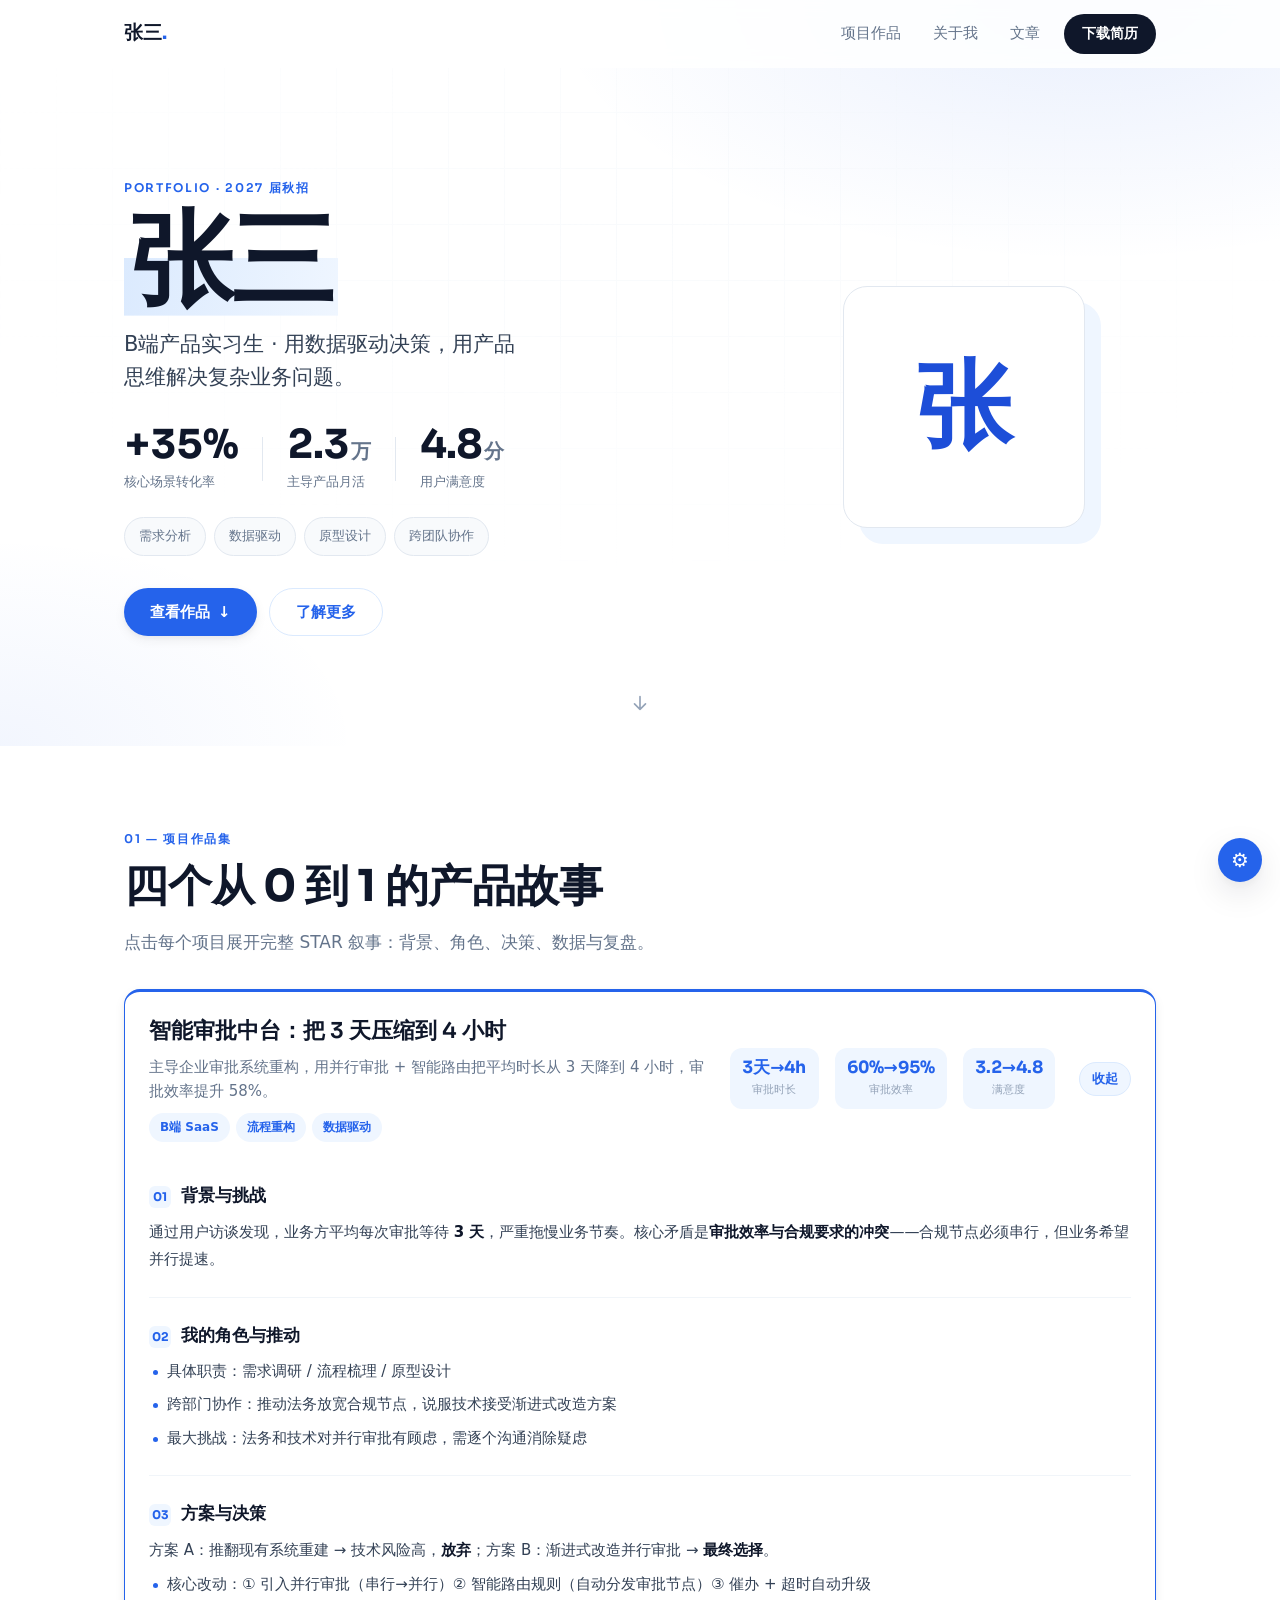
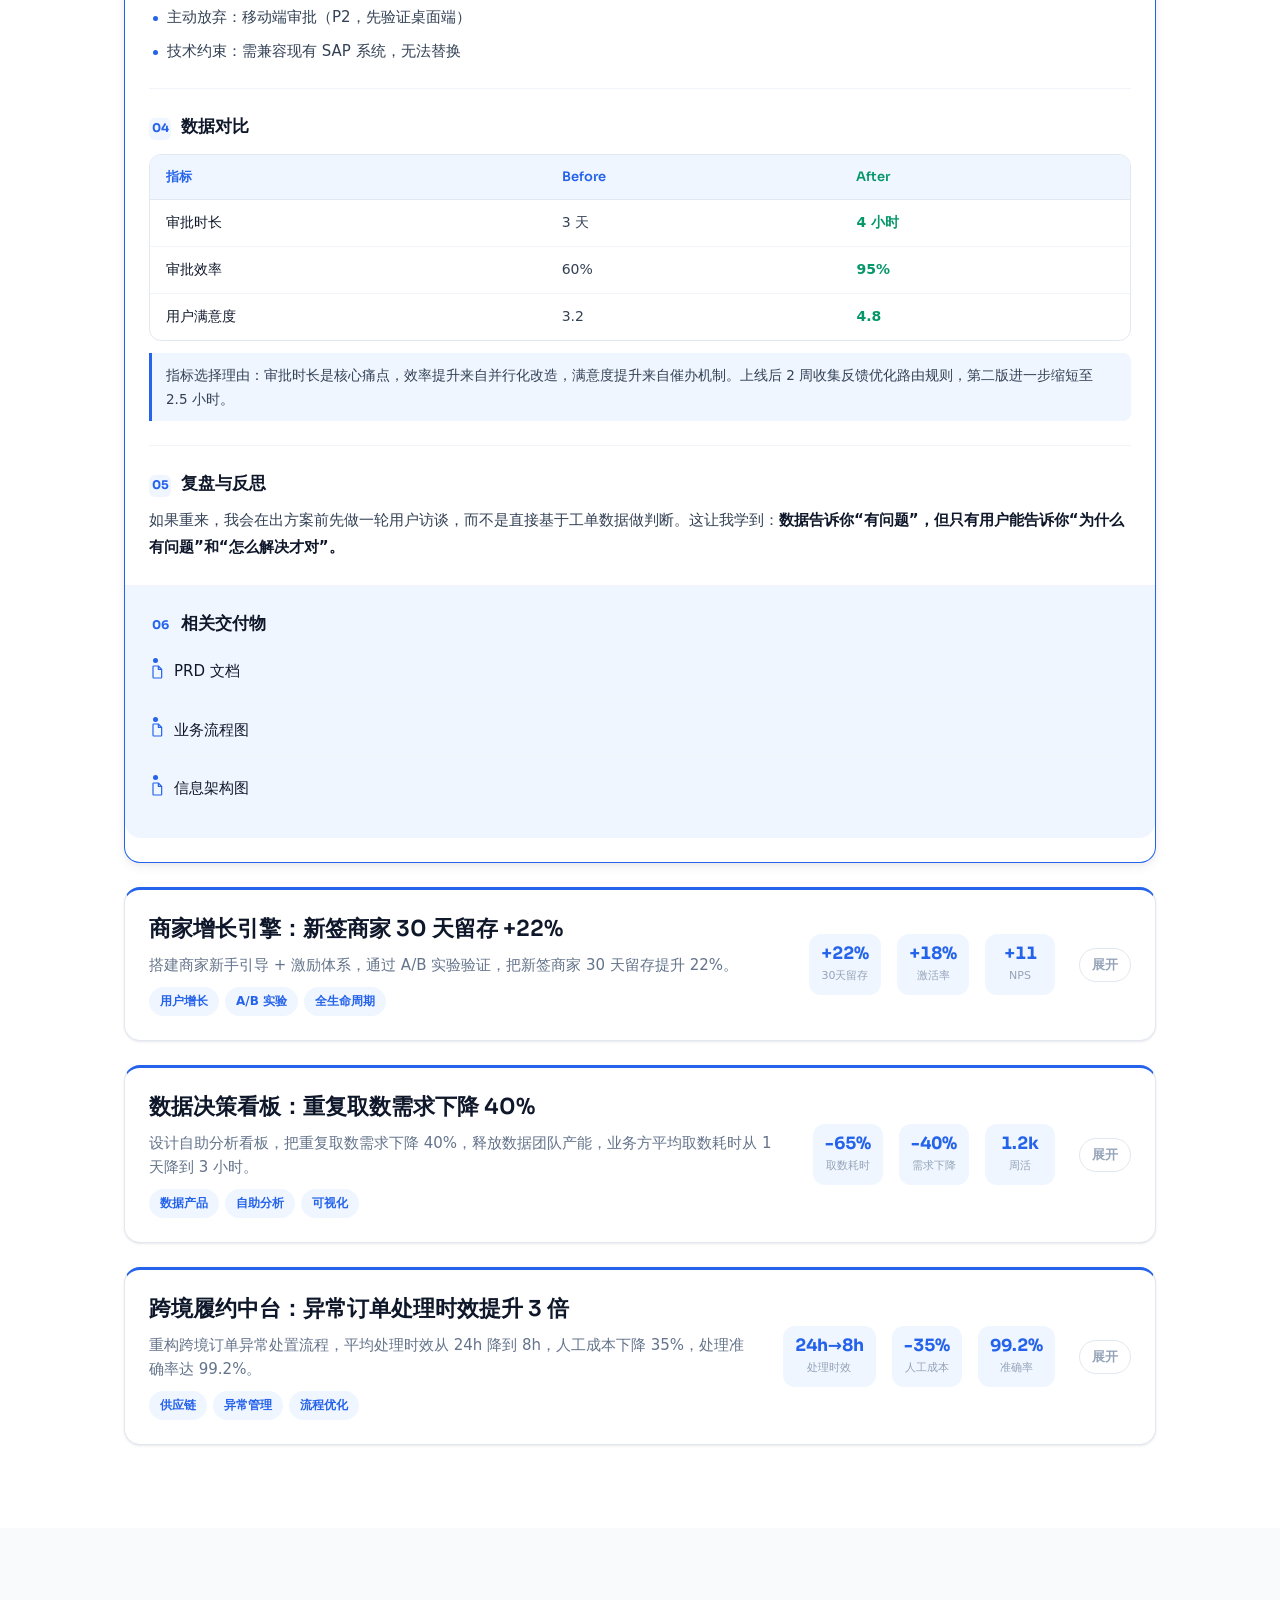
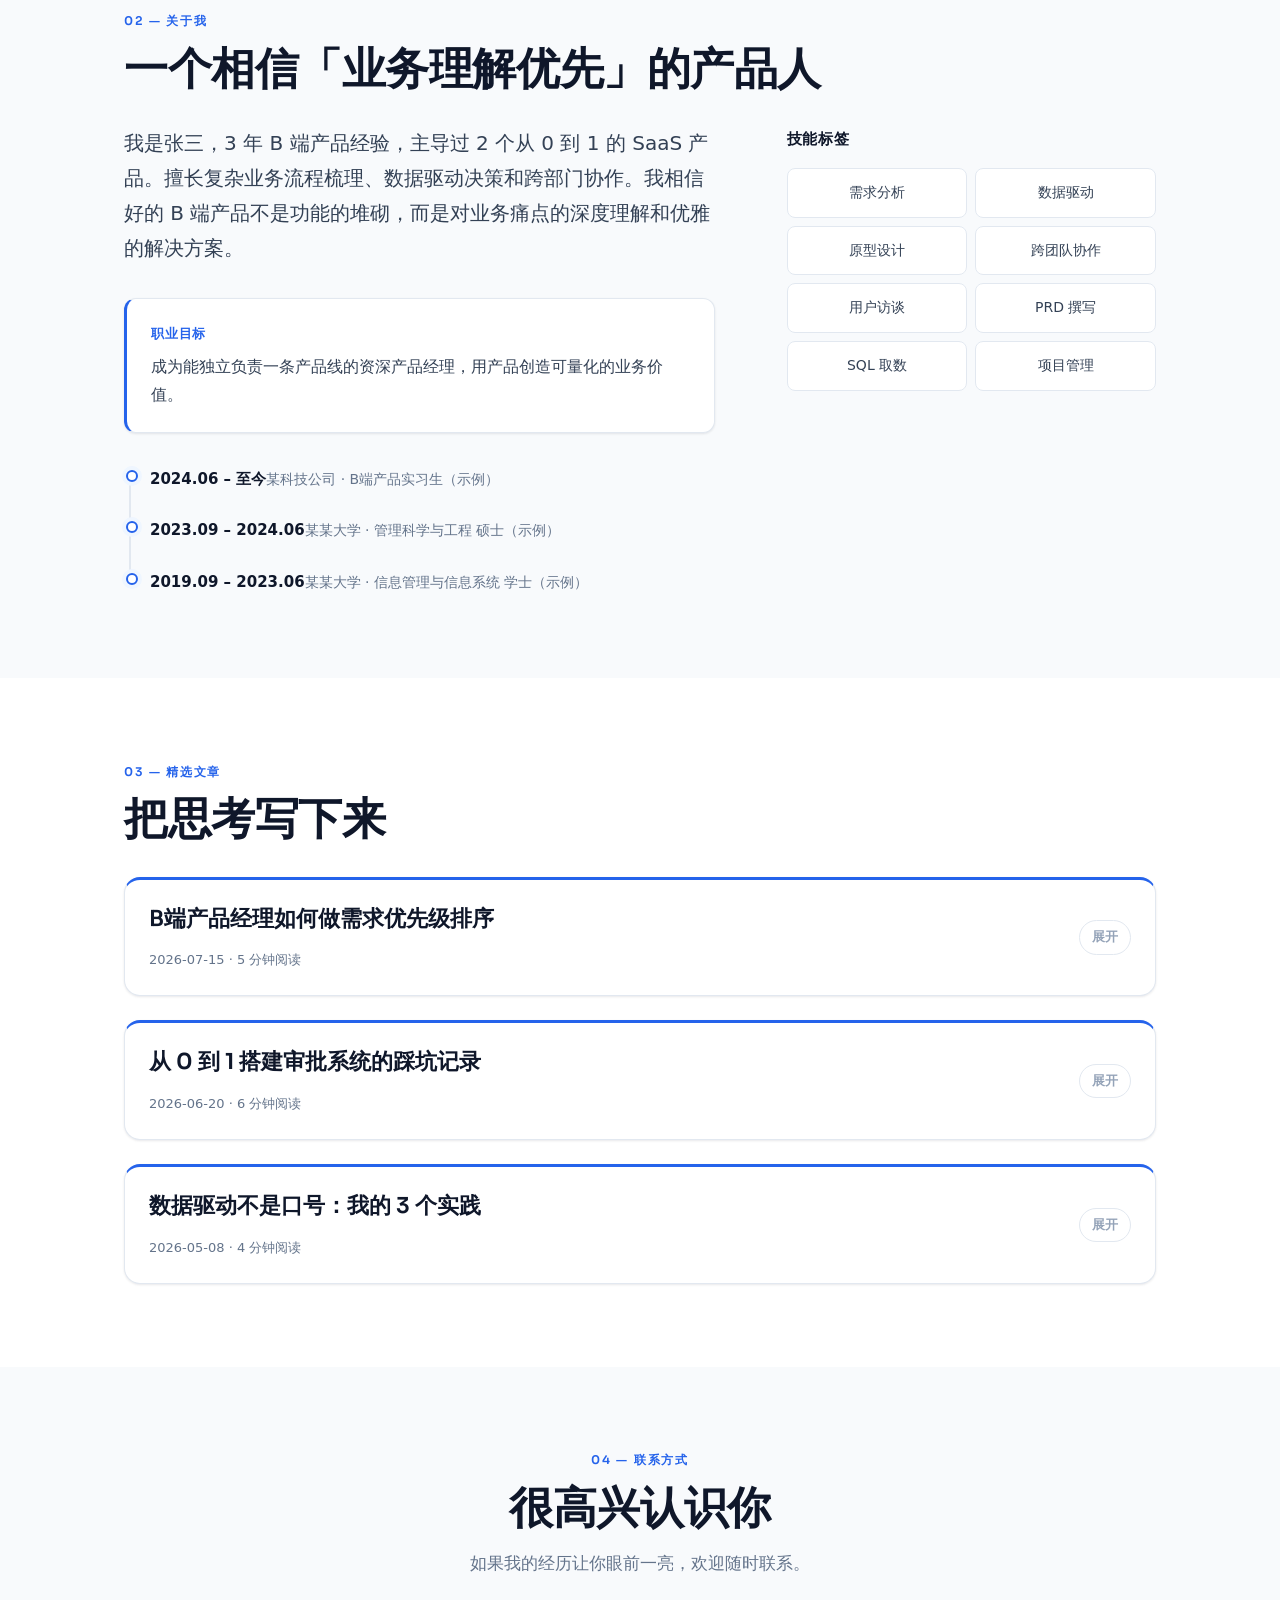
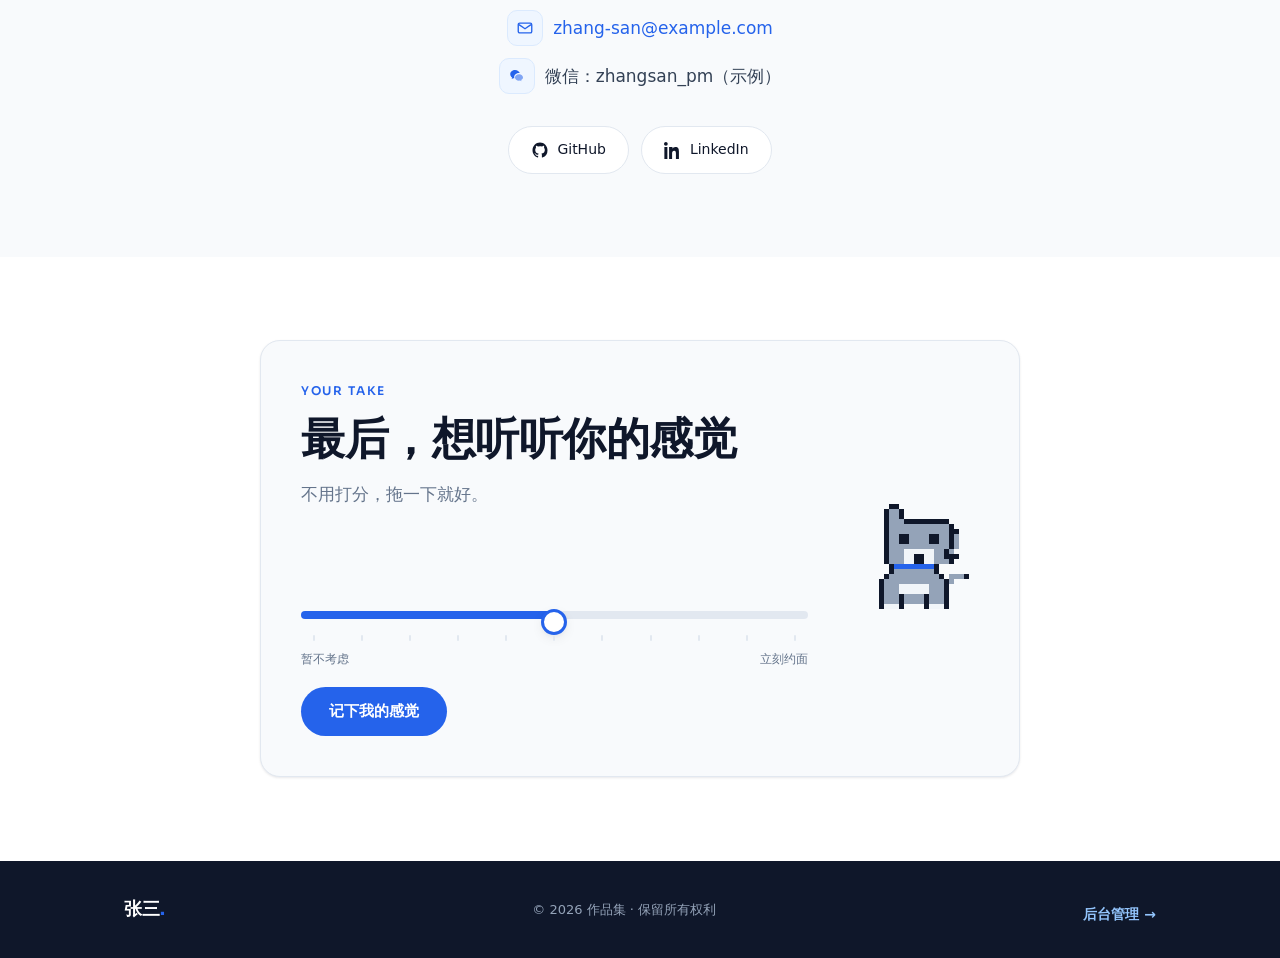
<file: site/index.html>
<!DOCTYPE html>
<html lang="zh-CN">
<head>
  <meta charset="UTF-8" />
  <meta name="viewport" content="width=device-width, initial-scale=1.0" />
  <title>作品集</title>
  <meta name="description" content="" />
  <link rel="preconnect" href="https://fonts.googleapis.com" />
  <link rel="preconnect" href="https://fonts.gstatic.com" crossorigin />
  <!-- 非阻塞加载：字体不可达时也不阻塞首屏渲染（国内网络友好） -->
  <link rel="stylesheet" href="https://fonts.googleapis.com/css2?family=Sora:wght@400;500;600;700&display=swap" media="print" onload="this.media='all'" />
  <noscript><link rel="stylesheet" href="https://fonts.googleapis.com/css2?family=Sora:wght@400;500;600;700&display=swap" /></noscript>
  <link rel="stylesheet" href="assets/css/styles.css" />
</head>
<body>
  <!-- ============ 导航栏 ============ -->
  <header class="nav" id="nav">
    <div class="nav-inner">
      <a href="#top" class="nav-brand" id="navBrand" data-scroll>作品集<span class="brand-dot">.</span></a>
      <nav class="nav-links" aria-label="主导航">
        <a href="#projects" class="nav-link" data-scroll>项目作品</a>
        <a href="#about" class="nav-link" data-scroll>关于我</a>
        <a href="#articles" class="nav-link nav-link--articles" data-scroll>文章</a>
      </nav>
      <button type="button" class="nav-download" onclick="window.print()" data-track="download_resume">下载简历</button>
      <button type="button" class="nav-toggle" id="navToggle" aria-label="打开菜单" aria-expanded="false" aria-controls="mobileMenu">
        <svg viewBox="0 0 24 24" width="22" height="22" aria-hidden="true"><path d="M3 6h18M3 12h18M3 18h18" stroke="currentColor" stroke-width="2" stroke-linecap="round"/></svg>
      </button>
    </div>
  </header>

  <!-- 阅读进度条 -->
  <div class="scroll-progress" id="scrollProgress" aria-hidden="true"><span class="scroll-progress__bar"></span></div>

  <!-- ============ 移动端菜单 ============ -->
  <div class="mobile-menu" id="mobileMenu" hidden>
    <div class="mobile-menu-inner">
      <nav class="mobile-menu-links" aria-label="移动端导航">
        <a href="#projects" class="mobile-link" data-scroll>项目作品</a>
        <a href="#about" class="mobile-link" data-scroll>关于我</a>
        <a href="#articles" class="mobile-link mobile-link--articles" data-scroll>文章</a>
        <hr class="mobile-divider" />
        <button type="button" class="btn btn-primary mobile-download" onclick="window.print()" data-track="download_resume">下载简历</button>
      </nav>
    </div>
  </div>
  <div class="mobile-overlay" id="mobileOverlay" hidden></div>

  <main id="top">
    <!-- ============ Hero 首屏 ============ -->
    <section class="hero" id="hero" aria-label="个人介绍">
      <div class="hero-bg" aria-hidden="true"></div>
      <div class="container hero-grid">
        <div class="hero-content">
          <div id="heroContent"></div>
        </div>
        <div class="hero-visual" aria-hidden="true" id="heroVisual"></div>
      </div>
      <a href="#projects" class="scroll-indicator" data-scroll aria-label="向下滚动">
        <svg viewBox="0 0 24 24" width="22" height="22"><path d="M12 5v14M6 13l6 6 6-6" stroke="currentColor" stroke-width="1.8" stroke-linecap="round" stroke-linejoin="round" fill="none"/></svg>
      </a>
    </section>

    <!-- ============ 项目作品集 ============ -->
    <section class="section section-projects" id="projects" aria-labelledby="projects-title">
      <div class="container">
        <header class="section-head" id="projectsHead" data-reveal></header>
        <div class="projects-grid" id="projectsGrid"></div>
      </div>
    </section>

    <!-- ============ 关于我 ============ -->
    <section class="section section-about" id="about" aria-labelledby="about-title">
      <div class="container">
        <header class="section-head" id="aboutHead" data-reveal></header>
        <div class="about-grid" id="aboutGrid"></div>
      </div>
    </section>

    <!-- ============ 精选文章 ============ -->
    <section class="section section-articles" id="articles" aria-labelledby="articles-title">
      <div class="container">
        <header class="section-head" id="articlesHead" data-reveal></header>
        <div class="articles-list" id="articlesList"></div>
      </div>
    </section>

    <!-- ============ 联系方式 ============ -->
    <section class="section section-contact" id="contact" aria-labelledby="contact-title">
      <div class="container contact-inner">
        <header class="section-head section-head--center" id="contactHead" data-reveal></header>
        <div id="contactInner"></div>
      </div>
    </section>

    <!-- ============ 简历末尾：创意互动（俏皮推荐滑块） ============ -->
    <section class="section section-feedback" id="feedback" aria-labelledby="feedback-title">
      <div class="container">
      <div class="feedback-card feedback-card--split" data-reveal>
        <div class="feedback-main">
          <header class="section-head" data-reveal>
            <p class="kicker">YOUR TAKE</p>
            <h2 class="section-title" id="feedback-title">最后，想听听你的感觉</h2>
            <p class="section-sub">不用打分，拖一下就好。</p>
          </header>
        </div>
          <div class="dog-stage" id="dogStage" data-mood="1" aria-hidden="true">
            <!-- S0 冷淡 0-3 -->
<svg class="dog-svg dog-svg--0" viewBox="0 0 24 24" shape-rendering="crispEdges" focusable="false"><g class="dog-tail"><rect x="18" y="16" width="1" height="1" fill="#94A3B8"/><rect x="19" y="16" width="1" height="1" fill="#0F172A"/><rect x="18" y="17" width="1" height="1" fill="#94A3B8"/><rect x="19" y="17" width="1" height="1" fill="#0F172A"/><rect x="18" y="18" width="1" height="1" fill="#94A3B8"/><rect x="19" y="18" width="1" height="1" fill="#0F172A"/><rect x="18" y="19" width="1" height="1" fill="#94A3B8"/><rect x="19" y="19" width="1" height="1" fill="#0F172A"/><rect x="18" y="20" width="2" height="1" fill="#0F172A"/></g><rect x="5" y="4" width="12" height="1" fill="#0F172A"/><rect x="3" y="5" width="3" height="1" fill="#0F172A"/><rect x="6" y="5" width="10" height="1" fill="#94A3B8"/><rect x="16" y="5" width="3" height="1" fill="#0F172A"/><rect x="3" y="6" width="1" height="1" fill="#0F172A"/><rect x="4" y="6" width="2" height="1" fill="#94A3B8"/><rect x="6" y="6" width="1" height="1" fill="#0F172A"/><rect x="7" y="6" width="8" height="1" fill="#94A3B8"/><rect x="15" y="6" width="1" height="1" fill="#0F172A"/><rect x="16" y="6" width="2" height="1" fill="#94A3B8"/><rect x="18" y="6" width="1" height="1" fill="#0F172A"/><rect x="5" y="7" width="1" height="1" fill="#0F172A"/><rect x="6" y="7" width="1" height="1" fill="#94A3B8"/><rect x="7" y="7" width="2" height="1" fill="#0F172A"/><rect x="9" y="7" width="4" height="1" fill="#94A3B8"/><rect x="13" y="7" width="2" height="1" fill="#0F172A"/><rect x="15" y="7" width="2" height="1" fill="#94A3B8"/><rect x="17" y="7" width="1" height="1" fill="#0F172A"/><rect x="5" y="8" width="1" height="1" fill="#0F172A"/><rect x="6" y="8" width="12" height="1" fill="#94A3B8"/><rect x="18" y="8" width="1" height="1" fill="#0F172A"/><rect x="5" y="9" width="1" height="1" fill="#0F172A"/><rect x="6" y="9" width="12" height="1" fill="#94A3B8"/><rect x="18" y="9" width="1" height="1" fill="#0F172A"/><rect x="5" y="10" width="1" height="1" fill="#0F172A"/><rect x="6" y="10" width="3" height="1" fill="#94A3B8"/><rect x="9" y="10" width="6" height="1" fill="#F1F5F9"/><rect x="15" y="10" width="3" height="1" fill="#94A3B8"/><rect x="18" y="10" width="1" height="1" fill="#0F172A"/><rect x="5" y="11" width="1" height="1" fill="#0F172A"/><rect x="6" y="11" width="3" height="1" fill="#94A3B8"/><rect x="9" y="11" width="2" height="1" fill="#F1F5F9"/><rect x="11" y="11" width="2" height="1" fill="#0F172A"/><rect x="13" y="11" width="2" height="1" fill="#F1F5F9"/><rect x="15" y="11" width="3" height="1" fill="#94A3B8"/><rect x="18" y="11" width="1" height="1" fill="#0F172A"/><rect x="5" y="12" width="1" height="1" fill="#0F172A"/><rect x="6" y="12" width="3" height="1" fill="#94A3B8"/><rect x="9" y="12" width="3" height="1" fill="#F1F5F9"/><rect x="12" y="12" width="1" height="1" fill="#0F172A"/><rect x="13" y="12" width="2" height="1" fill="#F1F5F9"/><rect x="15" y="12" width="3" height="1" fill="#94A3B8"/><rect x="18" y="12" width="1" height="1" fill="#0F172A"/><rect x="6" y="13" width="1" height="1" fill="#0F172A"/><rect x="7" y="13" width="8" height="1" fill="#2563EB"/><rect x="15" y="13" width="1" height="1" fill="#0F172A"/><rect x="6" y="14" width="1" height="1" fill="#0F172A"/><rect x="7" y="14" width="8" height="1" fill="#94A3B8"/><rect x="15" y="14" width="1" height="1" fill="#0F172A"/><rect x="5" y="15" width="1" height="1" fill="#0F172A"/><rect x="6" y="15" width="10" height="1" fill="#94A3B8"/><rect x="16" y="15" width="1" height="1" fill="#0F172A"/><rect x="4" y="16" width="1" height="1" fill="#0F172A"/><rect x="5" y="16" width="12" height="1" fill="#94A3B8"/><rect x="17" y="16" width="1" height="1" fill="#0F172A"/><rect x="4" y="17" width="1" height="1" fill="#0F172A"/><rect x="5" y="17" width="3" height="1" fill="#94A3B8"/><rect x="8" y="17" width="6" height="1" fill="#F1F5F9"/><rect x="14" y="17" width="3" height="1" fill="#94A3B8"/><rect x="17" y="17" width="1" height="1" fill="#0F172A"/><rect x="4" y="18" width="1" height="1" fill="#0F172A"/><rect x="5" y="18" width="3" height="1" fill="#94A3B8"/><rect x="8" y="18" width="6" height="1" fill="#F1F5F9"/><rect x="14" y="18" width="3" height="1" fill="#94A3B8"/><rect x="17" y="18" width="1" height="1" fill="#0F172A"/><rect x="4" y="19" width="1" height="1" fill="#0F172A"/><rect x="5" y="19" width="3" height="1" fill="#94A3B8"/><rect x="8" y="19" width="1" height="1" fill="#0F172A"/><rect x="9" y="19" width="4" height="1" fill="#94A3B8"/><rect x="13" y="19" width="1" height="1" fill="#0F172A"/><rect x="14" y="19" width="3" height="1" fill="#94A3B8"/><rect x="17" y="19" width="1" height="1" fill="#0F172A"/><rect x="4" y="20" width="1" height="1" fill="#0F172A"/><rect x="5" y="20" width="3" height="1" fill="#94A3B8"/><rect x="8" y="20" width="1" height="1" fill="#0F172A"/><rect x="9" y="20" width="4" height="1" fill="#94A3B8"/><rect x="13" y="20" width="1" height="1" fill="#0F172A"/><rect x="14" y="20" width="3" height="1" fill="#94A3B8"/><rect x="17" y="20" width="1" height="1" fill="#0F172A"/><rect x="4" y="21" width="1" height="1" fill="#0F172A"/><rect x="5" y="21" width="3" height="1" fill="#F1F5F9"/><rect x="8" y="21" width="1" height="1" fill="#0F172A"/><rect x="13" y="21" width="1" height="1" fill="#0F172A"/><rect x="14" y="21" width="3" height="1" fill="#F1F5F9"/><rect x="17" y="21" width="1" height="1" fill="#0F172A"/></svg>
<!-- S1 兴趣 4-6 -->
<svg class="dog-svg dog-svg--1" viewBox="0 0 24 24" shape-rendering="crispEdges" focusable="false"><g class="dog-tail"><rect x="18" y="15" width="3" height="1" fill="#94A3B8"/><rect x="21" y="15" width="1" height="1" fill="#0F172A"/><rect x="18" y="16" width="1" height="1" fill="#94A3B8"/></g><rect x="6" y="1" width="2" height="1" fill="#0F172A"/><rect x="5" y="2" width="1" height="1" fill="#0F172A"/><rect x="6" y="2" width="2" height="1" fill="#94A3B8"/><rect x="8" y="2" width="1" height="1" fill="#0F172A"/><rect x="5" y="3" width="1" height="1" fill="#0F172A"/><rect x="6" y="3" width="2" height="1" fill="#94A3B8"/><rect x="8" y="3" width="1" height="1" fill="#0F172A"/><rect x="5" y="4" width="1" height="1" fill="#0F172A"/><rect x="6" y="4" width="3" height="1" fill="#94A3B8"/><rect x="9" y="4" width="9" height="1" fill="#0F172A"/><rect x="5" y="5" width="1" height="1" fill="#0F172A"/><rect x="6" y="5" width="12" height="1" fill="#94A3B8"/><rect x="18" y="5" width="1" height="1" fill="#0F172A"/><rect x="5" y="6" width="1" height="1" fill="#0F172A"/><rect x="6" y="6" width="12" height="1" fill="#94A3B8"/><rect x="18" y="6" width="2" height="1" fill="#0F172A"/><rect x="5" y="7" width="1" height="1" fill="#0F172A"/><rect x="6" y="7" width="2" height="1" fill="#94A3B8"/><rect x="8" y="7" width="2" height="1" fill="#0F172A"/><rect x="10" y="7" width="4" height="1" fill="#94A3B8"/><rect x="14" y="7" width="2" height="1" fill="#0F172A"/><rect x="16" y="7" width="2" height="1" fill="#94A3B8"/><rect x="18" y="7" width="1" height="1" fill="#0F172A"/><rect x="19" y="7" width="1" height="1" fill="#94A3B8"/><rect x="5" y="8" width="1" height="1" fill="#0F172A"/><rect x="6" y="8" width="2" height="1" fill="#94A3B8"/><rect x="8" y="8" width="2" height="1" fill="#0F172A"/><rect x="10" y="8" width="4" height="1" fill="#94A3B8"/><rect x="14" y="8" width="2" height="1" fill="#0F172A"/><rect x="16" y="8" width="2" height="1" fill="#94A3B8"/><rect x="18" y="8" width="1" height="1" fill="#0F172A"/><rect x="19" y="8" width="1" height="1" fill="#94A3B8"/><rect x="5" y="9" width="1" height="1" fill="#0F172A"/><rect x="6" y="9" width="12" height="1" fill="#94A3B8"/><rect x="18" y="9" width="1" height="1" fill="#0F172A"/><rect x="19" y="9" width="1" height="1" fill="#94A3B8"/><rect x="5" y="10" width="1" height="1" fill="#0F172A"/><rect x="6" y="10" width="3" height="1" fill="#94A3B8"/><rect x="9" y="10" width="6" height="1" fill="#F1F5F9"/><rect x="15" y="10" width="2" height="1" fill="#94A3B8"/><rect x="17" y="10" width="1" height="1" fill="#0F172A"/><rect x="18" y="10" width="1" height="1" fill="#94A3B8"/><rect x="5" y="11" width="1" height="1" fill="#0F172A"/><rect x="6" y="11" width="3" height="1" fill="#94A3B8"/><rect x="9" y="11" width="2" height="1" fill="#F1F5F9"/><rect x="11" y="11" width="2" height="1" fill="#0F172A"/><rect x="13" y="11" width="2" height="1" fill="#F1F5F9"/><rect x="15" y="11" width="2" height="1" fill="#94A3B8"/><rect x="17" y="11" width="3" height="1" fill="#0F172A"/><rect x="5" y="12" width="1" height="1" fill="#0F172A"/><rect x="6" y="12" width="3" height="1" fill="#94A3B8"/><rect x="9" y="12" width="2" height="1" fill="#F1F5F9"/><rect x="11" y="12" width="2" height="1" fill="#0F172A"/><rect x="13" y="12" width="2" height="1" fill="#F1F5F9"/><rect x="15" y="12" width="3" height="1" fill="#94A3B8"/><rect x="18" y="12" width="1" height="1" fill="#0F172A"/><rect x="6" y="13" width="1" height="1" fill="#0F172A"/><rect x="7" y="13" width="8" height="1" fill="#2563EB"/><rect x="15" y="13" width="1" height="1" fill="#0F172A"/><rect x="6" y="14" width="1" height="1" fill="#0F172A"/><rect x="7" y="14" width="8" height="1" fill="#94A3B8"/><rect x="15" y="14" width="1" height="1" fill="#0F172A"/><rect x="5" y="15" width="1" height="1" fill="#0F172A"/><rect x="6" y="15" width="10" height="1" fill="#94A3B8"/><rect x="16" y="15" width="1" height="1" fill="#0F172A"/><rect x="4" y="16" width="1" height="1" fill="#0F172A"/><rect x="5" y="16" width="12" height="1" fill="#94A3B8"/><rect x="17" y="16" width="1" height="1" fill="#0F172A"/><rect x="4" y="17" width="1" height="1" fill="#0F172A"/><rect x="5" y="17" width="3" height="1" fill="#94A3B8"/><rect x="8" y="17" width="6" height="1" fill="#F1F5F9"/><rect x="14" y="17" width="3" height="1" fill="#94A3B8"/><rect x="17" y="17" width="1" height="1" fill="#0F172A"/><rect x="4" y="18" width="1" height="1" fill="#0F172A"/><rect x="5" y="18" width="3" height="1" fill="#94A3B8"/><rect x="8" y="18" width="6" height="1" fill="#F1F5F9"/><rect x="14" y="18" width="3" height="1" fill="#94A3B8"/><rect x="17" y="18" width="1" height="1" fill="#0F172A"/><rect x="4" y="19" width="1" height="1" fill="#0F172A"/><rect x="5" y="19" width="3" height="1" fill="#94A3B8"/><rect x="8" y="19" width="1" height="1" fill="#0F172A"/><rect x="9" y="19" width="4" height="1" fill="#94A3B8"/><rect x="13" y="19" width="1" height="1" fill="#0F172A"/><rect x="14" y="19" width="3" height="1" fill="#94A3B8"/><rect x="17" y="19" width="1" height="1" fill="#0F172A"/><rect x="4" y="20" width="1" height="1" fill="#0F172A"/><rect x="5" y="20" width="3" height="1" fill="#94A3B8"/><rect x="8" y="20" width="1" height="1" fill="#0F172A"/><rect x="9" y="20" width="4" height="1" fill="#94A3B8"/><rect x="13" y="20" width="1" height="1" fill="#0F172A"/><rect x="14" y="20" width="3" height="1" fill="#94A3B8"/><rect x="17" y="20" width="1" height="1" fill="#0F172A"/><rect x="4" y="21" width="1" height="1" fill="#0F172A"/><rect x="5" y="21" width="3" height="1" fill="#F1F5F9"/><rect x="8" y="21" width="1" height="1" fill="#0F172A"/><rect x="13" y="21" width="1" height="1" fill="#0F172A"/><rect x="14" y="21" width="3" height="1" fill="#F1F5F9"/><rect x="17" y="21" width="1" height="1" fill="#0F172A"/></svg>
<!-- S2 热情 7-8 -->
<svg class="dog-svg dog-svg--2" viewBox="0 0 24 24" shape-rendering="crispEdges" focusable="false"><g class="dog-tail"><rect x="19" y="14" width="2" height="1" fill="#94A3B8"/><rect x="21" y="14" width="1" height="1" fill="#0F172A"/><rect x="18" y="15" width="2" height="1" fill="#94A3B8"/><rect x="18" y="16" width="1" height="1" fill="#94A3B8"/></g><rect x="6" y="1" width="2" height="1" fill="#0F172A"/><rect x="14" y="1" width="2" height="1" fill="#0F172A"/><rect x="5" y="2" width="1" height="1" fill="#0F172A"/><rect x="6" y="2" width="2" height="1" fill="#94A3B8"/><rect x="8" y="2" width="1" height="1" fill="#0F172A"/><rect x="13" y="2" width="1" height="1" fill="#0F172A"/><rect x="14" y="2" width="2" height="1" fill="#94A3B8"/><rect x="16" y="2" width="1" height="1" fill="#0F172A"/><rect x="5" y="3" width="1" height="1" fill="#0F172A"/><rect x="6" y="3" width="2" height="1" fill="#94A3B8"/><rect x="8" y="3" width="1" height="1" fill="#0F172A"/><rect x="13" y="3" width="1" height="1" fill="#0F172A"/><rect x="14" y="3" width="2" height="1" fill="#94A3B8"/><rect x="16" y="3" width="1" height="1" fill="#0F172A"/><rect x="5" y="4" width="1" height="1" fill="#0F172A"/><rect x="6" y="4" width="3" height="1" fill="#94A3B8"/><rect x="9" y="4" width="5" height="1" fill="#0F172A"/><rect x="14" y="4" width="3" height="1" fill="#94A3B8"/><rect x="17" y="4" width="1" height="1" fill="#0F172A"/><rect x="5" y="5" width="1" height="1" fill="#0F172A"/><rect x="6" y="5" width="12" height="1" fill="#94A3B8"/><rect x="18" y="5" width="1" height="1" fill="#0F172A"/><rect x="5" y="6" width="1" height="1" fill="#0F172A"/><rect x="6" y="6" width="12" height="1" fill="#94A3B8"/><rect x="18" y="6" width="1" height="1" fill="#0F172A"/><rect x="5" y="7" width="1" height="1" fill="#0F172A"/><rect x="6" y="7" width="2" height="1" fill="#94A3B8"/><rect x="8" y="7" width="2" height="1" fill="#0F172A"/><rect x="10" y="7" width="4" height="1" fill="#94A3B8"/><rect x="14" y="7" width="1" height="1" fill="#0F172A"/><rect x="15" y="7" width="1" height="1" fill="#F1F5F9"/><rect x="16" y="7" width="2" height="1" fill="#94A3B8"/><rect x="18" y="7" width="1" height="1" fill="#0F172A"/><rect x="5" y="8" width="1" height="1" fill="#0F172A"/><rect x="6" y="8" width="2" height="1" fill="#94A3B8"/><rect x="8" y="8" width="2" height="1" fill="#0F172A"/><rect x="10" y="8" width="4" height="1" fill="#94A3B8"/><rect x="14" y="8" width="2" height="1" fill="#0F172A"/><rect x="16" y="8" width="2" height="1" fill="#94A3B8"/><rect x="18" y="8" width="1" height="1" fill="#0F172A"/><rect x="5" y="9" width="1" height="1" fill="#0F172A"/><rect x="6" y="9" width="12" height="1" fill="#94A3B8"/><rect x="18" y="9" width="1" height="1" fill="#0F172A"/><rect x="5" y="10" width="1" height="1" fill="#0F172A"/><rect x="6" y="10" width="3" height="1" fill="#94A3B8"/><rect x="9" y="10" width="6" height="1" fill="#F1F5F9"/><rect x="15" y="10" width="3" height="1" fill="#94A3B8"/><rect x="18" y="10" width="1" height="1" fill="#0F172A"/><rect x="5" y="11" width="1" height="1" fill="#0F172A"/><rect x="6" y="11" width="3" height="1" fill="#94A3B8"/><rect x="9" y="11" width="2" height="1" fill="#F1F5F9"/><rect x="11" y="11" width="2" height="1" fill="#0F172A"/><rect x="13" y="11" width="2" height="1" fill="#F1F5F9"/><rect x="15" y="11" width="3" height="1" fill="#94A3B8"/><rect x="18" y="11" width="1" height="1" fill="#0F172A"/><rect x="5" y="12" width="1" height="1" fill="#0F172A"/><rect x="6" y="12" width="3" height="1" fill="#94A3B8"/><rect x="9" y="12" width="1" height="1" fill="#F1F5F9"/><rect x="10" y="12" width="1" height="1" fill="#0F172A"/><rect x="11" y="12" width="1" height="1" fill="#F87171"/><rect x="12" y="12" width="1" height="1" fill="#0F172A"/><rect x="13" y="12" width="2" height="1" fill="#F1F5F9"/><rect x="15" y="12" width="3" height="1" fill="#94A3B8"/><rect x="18" y="12" width="1" height="1" fill="#0F172A"/><rect x="6" y="13" width="1" height="1" fill="#0F172A"/><rect x="7" y="13" width="8" height="1" fill="#2563EB"/><rect x="15" y="13" width="1" height="1" fill="#0F172A"/><rect x="6" y="14" width="1" height="1" fill="#0F172A"/><rect x="7" y="14" width="8" height="1" fill="#94A3B8"/><rect x="15" y="14" width="1" height="1" fill="#0F172A"/><rect x="5" y="15" width="1" height="1" fill="#0F172A"/><rect x="6" y="15" width="10" height="1" fill="#94A3B8"/><rect x="16" y="15" width="1" height="1" fill="#0F172A"/><rect x="4" y="16" width="1" height="1" fill="#0F172A"/><rect x="5" y="16" width="12" height="1" fill="#94A3B8"/><rect x="17" y="16" width="1" height="1" fill="#0F172A"/><rect x="4" y="17" width="1" height="1" fill="#0F172A"/><rect x="5" y="17" width="3" height="1" fill="#94A3B8"/><rect x="8" y="17" width="6" height="1" fill="#F1F5F9"/><rect x="14" y="17" width="3" height="1" fill="#94A3B8"/><rect x="17" y="17" width="1" height="1" fill="#0F172A"/><rect x="4" y="18" width="1" height="1" fill="#0F172A"/><rect x="5" y="18" width="3" height="1" fill="#94A3B8"/><rect x="8" y="18" width="6" height="1" fill="#F1F5F9"/><rect x="14" y="18" width="3" height="1" fill="#94A3B8"/><rect x="17" y="18" width="1" height="1" fill="#0F172A"/><rect x="4" y="19" width="1" height="1" fill="#0F172A"/><rect x="5" y="19" width="3" height="1" fill="#94A3B8"/><rect x="8" y="19" width="1" height="1" fill="#0F172A"/><rect x="9" y="19" width="4" height="1" fill="#94A3B8"/><rect x="13" y="19" width="1" height="1" fill="#0F172A"/><rect x="14" y="19" width="3" height="1" fill="#94A3B8"/><rect x="17" y="19" width="1" height="1" fill="#0F172A"/><rect x="4" y="20" width="1" height="1" fill="#0F172A"/><rect x="5" y="20" width="3" height="1" fill="#94A3B8"/><rect x="8" y="20" width="1" height="1" fill="#0F172A"/><rect x="9" y="20" width="4" height="1" fill="#94A3B8"/><rect x="13" y="20" width="1" height="1" fill="#0F172A"/><rect x="14" y="20" width="3" height="1" fill="#94A3B8"/><rect x="17" y="20" width="1" height="1" fill="#0F172A"/><rect x="4" y="21" width="1" height="1" fill="#0F172A"/><rect x="5" y="21" width="3" height="1" fill="#F1F5F9"/><rect x="8" y="21" width="1" height="1" fill="#0F172A"/><rect x="13" y="21" width="1" height="1" fill="#0F172A"/><rect x="14" y="21" width="3" height="1" fill="#F1F5F9"/><rect x="17" y="21" width="1" height="1" fill="#0F172A"/></svg>
<!-- S3 兴奋 9-10 -->
<svg class="dog-svg dog-svg--3" viewBox="0 0 24 24" shape-rendering="crispEdges" focusable="false"><g class="dog-tail"><rect x="19" y="14" width="2" height="1" fill="#94A3B8"/><rect x="21" y="14" width="1" height="1" fill="#0F172A"/><rect x="18" y="15" width="2" height="1" fill="#94A3B8"/><rect x="18" y="16" width="1" height="1" fill="#94A3B8"/></g><rect x="5" y="1" width="2" height="1" fill="#0F172A"/><rect x="15" y="1" width="2" height="1" fill="#0F172A"/><rect x="5" y="2" width="1" height="1" fill="#0F172A"/><rect x="6" y="2" width="2" height="1" fill="#94A3B8"/><rect x="8" y="2" width="1" height="1" fill="#0F172A"/><rect x="15" y="2" width="1" height="1" fill="#0F172A"/><rect x="16" y="2" width="2" height="1" fill="#94A3B8"/><rect x="18" y="2" width="1" height="1" fill="#0F172A"/><rect x="5" y="3" width="1" height="1" fill="#0F172A"/><rect x="6" y="3" width="2" height="1" fill="#94A3B8"/><rect x="8" y="3" width="1" height="1" fill="#0F172A"/><rect x="15" y="3" width="1" height="1" fill="#0F172A"/><rect x="16" y="3" width="2" height="1" fill="#94A3B8"/><rect x="18" y="3" width="1" height="1" fill="#0F172A"/><rect x="5" y="4" width="1" height="1" fill="#0F172A"/><rect x="6" y="4" width="4" height="1" fill="#94A3B8"/><rect x="10" y="4" width="4" height="1" fill="#0F172A"/><rect x="14" y="4" width="4" height="1" fill="#94A3B8"/><rect x="18" y="4" width="1" height="1" fill="#0F172A"/><rect x="5" y="5" width="1" height="1" fill="#0F172A"/><rect x="6" y="5" width="12" height="1" fill="#94A3B8"/><rect x="18" y="5" width="1" height="1" fill="#0F172A"/><rect x="5" y="6" width="1" height="1" fill="#0F172A"/><rect x="6" y="6" width="12" height="1" fill="#94A3B8"/><rect x="18" y="6" width="1" height="1" fill="#0F172A"/><rect x="5" y="7" width="1" height="1" fill="#0F172A"/><rect x="6" y="7" width="1" height="1" fill="#94A3B8"/><rect x="7" y="7" width="1" height="1" fill="#DC2626"/><rect x="8" y="7" width="1" height="1" fill="#94A3B8"/><rect x="9" y="7" width="1" height="1" fill="#DC2626"/><rect x="10" y="7" width="4" height="1" fill="#94A3B8"/><rect x="14" y="7" width="1" height="1" fill="#DC2626"/><rect x="15" y="7" width="1" height="1" fill="#94A3B8"/><rect x="16" y="7" width="1" height="1" fill="#DC2626"/><rect x="17" y="7" width="1" height="1" fill="#94A3B8"/><rect x="18" y="7" width="1" height="1" fill="#0F172A"/><rect x="5" y="8" width="1" height="1" fill="#0F172A"/><rect x="6" y="8" width="1" height="1" fill="#94A3B8"/><rect x="7" y="8" width="3" height="1" fill="#DC2626"/><rect x="10" y="8" width="4" height="1" fill="#94A3B8"/><rect x="14" y="8" width="3" height="1" fill="#DC2626"/><rect x="17" y="8" width="1" height="1" fill="#94A3B8"/><rect x="18" y="8" width="1" height="1" fill="#0F172A"/><rect x="5" y="9" width="1" height="1" fill="#0F172A"/><rect x="6" y="9" width="2" height="1" fill="#94A3B8"/><rect x="8" y="9" width="1" height="1" fill="#DC2626"/><rect x="9" y="9" width="6" height="1" fill="#94A3B8"/><rect x="15" y="9" width="1" height="1" fill="#DC2626"/><rect x="16" y="9" width="2" height="1" fill="#94A3B8"/><rect x="18" y="9" width="1" height="1" fill="#0F172A"/><rect x="5" y="10" width="1" height="1" fill="#0F172A"/><rect x="6" y="10" width="3" height="1" fill="#94A3B8"/><rect x="9" y="10" width="6" height="1" fill="#F1F5F9"/><rect x="15" y="10" width="3" height="1" fill="#94A3B8"/><rect x="18" y="10" width="1" height="1" fill="#0F172A"/><rect x="5" y="11" width="1" height="1" fill="#0F172A"/><rect x="6" y="11" width="3" height="1" fill="#94A3B8"/><rect x="9" y="11" width="2" height="1" fill="#F1F5F9"/><rect x="11" y="11" width="2" height="1" fill="#0F172A"/><rect x="13" y="11" width="2" height="1" fill="#F1F5F9"/><rect x="15" y="11" width="3" height="1" fill="#94A3B8"/><rect x="18" y="11" width="1" height="1" fill="#0F172A"/><rect x="5" y="12" width="1" height="1" fill="#0F172A"/><rect x="6" y="12" width="3" height="1" fill="#94A3B8"/><rect x="9" y="12" width="1" height="1" fill="#F1F5F9"/><rect x="10" y="12" width="1" height="1" fill="#0F172A"/><rect x="11" y="12" width="2" height="1" fill="#F87171"/><rect x="13" y="12" width="1" height="1" fill="#0F172A"/><rect x="14" y="12" width="1" height="1" fill="#F1F5F9"/><rect x="15" y="12" width="3" height="1" fill="#94A3B8"/><rect x="18" y="12" width="1" height="1" fill="#0F172A"/><rect x="6" y="13" width="1" height="1" fill="#0F172A"/><rect x="7" y="13" width="8" height="1" fill="#2563EB"/><rect x="15" y="13" width="1" height="1" fill="#0F172A"/><rect x="6" y="14" width="1" height="1" fill="#0F172A"/><rect x="7" y="14" width="8" height="1" fill="#94A3B8"/><rect x="15" y="14" width="1" height="1" fill="#0F172A"/><rect x="5" y="15" width="1" height="1" fill="#0F172A"/><rect x="6" y="15" width="10" height="1" fill="#94A3B8"/><rect x="16" y="15" width="1" height="1" fill="#0F172A"/><rect x="4" y="16" width="1" height="1" fill="#0F172A"/><rect x="5" y="16" width="12" height="1" fill="#94A3B8"/><rect x="17" y="16" width="1" height="1" fill="#0F172A"/><rect x="4" y="17" width="1" height="1" fill="#0F172A"/><rect x="5" y="17" width="3" height="1" fill="#94A3B8"/><rect x="8" y="17" width="6" height="1" fill="#F1F5F9"/><rect x="14" y="17" width="3" height="1" fill="#94A3B8"/><rect x="17" y="17" width="1" height="1" fill="#0F172A"/><rect x="4" y="18" width="1" height="1" fill="#0F172A"/><rect x="5" y="18" width="3" height="1" fill="#94A3B8"/><rect x="8" y="18" width="6" height="1" fill="#F1F5F9"/><rect x="14" y="18" width="3" height="1" fill="#94A3B8"/><rect x="17" y="18" width="1" height="1" fill="#0F172A"/><rect x="4" y="19" width="1" height="1" fill="#0F172A"/><rect x="5" y="19" width="3" height="1" fill="#94A3B8"/><rect x="8" y="19" width="1" height="1" fill="#0F172A"/><rect x="9" y="19" width="4" height="1" fill="#94A3B8"/><rect x="13" y="19" width="1" height="1" fill="#0F172A"/><rect x="14" y="19" width="3" height="1" fill="#94A3B8"/><rect x="17" y="19" width="1" height="1" fill="#0F172A"/><rect x="4" y="20" width="1" height="1" fill="#0F172A"/><rect x="5" y="20" width="3" height="1" fill="#94A3B8"/><rect x="8" y="20" width="1" height="1" fill="#0F172A"/><rect x="9" y="20" width="4" height="1" fill="#94A3B8"/><rect x="13" y="20" width="1" height="1" fill="#0F172A"/><rect x="14" y="20" width="3" height="1" fill="#94A3B8"/><rect x="17" y="20" width="1" height="1" fill="#0F172A"/><rect x="4" y="21" width="1" height="1" fill="#0F172A"/><rect x="5" y="21" width="3" height="1" fill="#F1F5F9"/><rect x="8" y="21" width="1" height="1" fill="#0F172A"/><rect x="13" y="21" width="1" height="1" fill="#0F172A"/><rect x="14" y="21" width="3" height="1" fill="#F1F5F9"/><rect x="17" y="21" width="1" height="1" fill="#0F172A"/></svg>
<!-- S4 握手彩蛋 -->
<svg class="dog-svg dog-svg--shake" viewBox="0 0 24 24" shape-rendering="crispEdges" focusable="false"><g class="dog-tail"><rect x="5" y="13" width="1" height="1" fill="#0F172A"/><rect x="4" y="14" width="2" height="1" fill="#94A3B8"/><rect x="6" y="14" width="1" height="1" fill="#0F172A"/><rect x="5" y="15" width="2" height="1" fill="#94A3B8"/><rect x="6" y="16" width="1" height="1" fill="#94A3B8"/></g><rect x="7" y="1" width="2" height="1" fill="#0F172A"/><rect x="15" y="1" width="2" height="1" fill="#0F172A"/><rect x="6" y="2" width="1" height="1" fill="#0F172A"/><rect x="7" y="2" width="2" height="1" fill="#94A3B8"/><rect x="9" y="2" width="1" height="1" fill="#0F172A"/><rect x="14" y="2" width="1" height="1" fill="#0F172A"/><rect x="15" y="2" width="2" height="1" fill="#94A3B8"/><rect x="17" y="2" width="1" height="1" fill="#0F172A"/><rect x="6" y="3" width="1" height="1" fill="#0F172A"/><rect x="7" y="3" width="2" height="1" fill="#94A3B8"/><rect x="9" y="3" width="1" height="1" fill="#0F172A"/><rect x="14" y="3" width="1" height="1" fill="#0F172A"/><rect x="15" y="3" width="2" height="1" fill="#94A3B8"/><rect x="17" y="3" width="1" height="1" fill="#0F172A"/><rect x="6" y="4" width="1" height="1" fill="#0F172A"/><rect x="7" y="4" width="4" height="1" fill="#94A3B8"/><rect x="11" y="4" width="2" height="1" fill="#0F172A"/><rect x="13" y="4" width="4" height="1" fill="#94A3B8"/><rect x="17" y="4" width="1" height="1" fill="#0F172A"/><rect x="6" y="5" width="1" height="1" fill="#0F172A"/><rect x="7" y="5" width="10" height="1" fill="#94A3B8"/><rect x="17" y="5" width="1" height="1" fill="#0F172A"/><rect x="6" y="6" width="1" height="1" fill="#0F172A"/><rect x="7" y="6" width="10" height="1" fill="#94A3B8"/><rect x="17" y="6" width="1" height="1" fill="#0F172A"/><rect x="6" y="7" width="1" height="1" fill="#0F172A"/><rect x="7" y="7" width="1" height="1" fill="#94A3B8"/><rect x="8" y="7" width="1" height="1" fill="#0F172A"/><rect x="9" y="7" width="5" height="1" fill="#94A3B8"/><rect x="14" y="7" width="1" height="1" fill="#0F172A"/><rect x="15" y="7" width="2" height="1" fill="#94A3B8"/><rect x="17" y="7" width="1" height="1" fill="#0F172A"/><rect x="6" y="8" width="2" height="1" fill="#0F172A"/><rect x="8" y="8" width="1" height="1" fill="#94A3B8"/><rect x="9" y="8" width="1" height="1" fill="#0F172A"/><rect x="10" y="8" width="3" height="1" fill="#94A3B8"/><rect x="13" y="8" width="1" height="1" fill="#0F172A"/><rect x="14" y="8" width="1" height="1" fill="#94A3B8"/><rect x="15" y="8" width="1" height="1" fill="#0F172A"/><rect x="16" y="8" width="1" height="1" fill="#94A3B8"/><rect x="17" y="8" width="1" height="1" fill="#0F172A"/><rect x="6" y="9" width="1" height="1" fill="#0F172A"/><rect x="7" y="9" width="2" height="1" fill="#94A3B8"/><rect x="9" y="9" width="6" height="1" fill="#F1F5F9"/><rect x="15" y="9" width="2" height="1" fill="#94A3B8"/><rect x="17" y="9" width="1" height="1" fill="#0F172A"/><rect x="6" y="10" width="1" height="1" fill="#0F172A"/><rect x="7" y="10" width="2" height="1" fill="#94A3B8"/><rect x="9" y="10" width="2" height="1" fill="#F1F5F9"/><rect x="11" y="10" width="2" height="1" fill="#0F172A"/><rect x="13" y="10" width="2" height="1" fill="#F1F5F9"/><rect x="15" y="10" width="2" height="1" fill="#94A3B8"/><rect x="17" y="10" width="1" height="1" fill="#0F172A"/><rect x="6" y="11" width="1" height="1" fill="#0F172A"/><rect x="7" y="11" width="4" height="1" fill="#94A3B8"/><rect x="11" y="11" width="1" height="1" fill="#F1F5F9"/><rect x="12" y="11" width="2" height="1" fill="#0F172A"/><rect x="14" y="11" width="1" height="1" fill="#F1F5F9"/><rect x="15" y="11" width="2" height="1" fill="#94A3B8"/><rect x="17" y="11" width="1" height="1" fill="#0F172A"/><rect x="7" y="12" width="1" height="1" fill="#0F172A"/><rect x="8" y="12" width="6" height="1" fill="#2563EB"/><rect x="14" y="12" width="1" height="1" fill="#0F172A"/><rect x="7" y="13" width="1" height="1" fill="#0F172A"/><rect x="8" y="13" width="8" height="1" fill="#94A3B8"/><rect x="16" y="13" width="1" height="1" fill="#0F172A"/><rect x="7" y="14" width="1" height="1" fill="#0F172A"/><rect x="8" y="14" width="8" height="1" fill="#94A3B8"/><rect x="16" y="14" width="1" height="1" fill="#0F172A"/><rect x="7" y="15" width="1" height="1" fill="#0F172A"/><rect x="8" y="15" width="2" height="1" fill="#94A3B8"/><rect x="10" y="15" width="2" height="1" fill="#F1F5F9"/><rect x="12" y="15" width="4" height="1" fill="#94A3B8"/><rect x="16" y="15" width="1" height="1" fill="#0F172A"/><rect x="7" y="16" width="1" height="1" fill="#0F172A"/><rect x="8" y="16" width="2" height="1" fill="#94A3B8"/><rect x="10" y="16" width="2" height="1" fill="#F1F5F9"/><rect x="12" y="16" width="4" height="1" fill="#94A3B8"/><rect x="16" y="16" width="1" height="1" fill="#0F172A"/><rect x="7" y="17" width="1" height="1" fill="#0F172A"/><rect x="8" y="17" width="2" height="1" fill="#94A3B8"/><rect x="10" y="17" width="2" height="1" fill="#F1F5F9"/><rect x="12" y="17" width="4" height="1" fill="#94A3B8"/><rect x="16" y="17" width="1" height="1" fill="#0F172A"/><rect x="7" y="18" width="1" height="1" fill="#0F172A"/><rect x="8" y="18" width="8" height="1" fill="#94A3B8"/><rect x="16" y="18" width="1" height="1" fill="#0F172A"/><rect x="7" y="19" width="1" height="1" fill="#0F172A"/><rect x="8" y="19" width="2" height="1" fill="#94A3B8"/><rect x="10" y="19" width="1" height="1" fill="#0F172A"/><rect x="13" y="19" width="1" height="1" fill="#0F172A"/><rect x="14" y="19" width="2" height="1" fill="#94A3B8"/><rect x="16" y="19" width="1" height="1" fill="#0F172A"/><rect x="7" y="20" width="1" height="1" fill="#0F172A"/><rect x="8" y="20" width="2" height="1" fill="#94A3B8"/><rect x="10" y="20" width="1" height="1" fill="#0F172A"/><rect x="13" y="20" width="1" height="1" fill="#0F172A"/><rect x="14" y="20" width="2" height="1" fill="#94A3B8"/><rect x="16" y="20" width="1" height="1" fill="#0F172A"/><rect x="7" y="21" width="1" height="1" fill="#0F172A"/><rect x="8" y="21" width="2" height="1" fill="#F1F5F9"/><rect x="10" y="21" width="1" height="1" fill="#0F172A"/><rect x="13" y="21" width="1" height="1" fill="#0F172A"/><rect x="14" y="21" width="2" height="1" fill="#F1F5F9"/><rect x="16" y="21" width="1" height="1" fill="#0F172A"/><g class="dog-paw"><rect x="17" y="14" width="4" height="1" fill="#94A3B8"/><rect x="21" y="14" width="1" height="1" fill="#0F172A"/><rect x="17" y="15" width="4" height="1" fill="#F1F5F9"/><rect x="21" y="15" width="1" height="1" fill="#0F172A"/></g></svg>
          </div>
          <div class="feedback-main">
          <div class="feedback-result" id="recoLabel" aria-live="polite">有点意思</div>
          <div class="feedback-slider">
            <input type="range" id="recoRange" min="0" max="10" value="5" step="1" aria-describedby="recoLabel" list="recoTicks" />
            <datalist id="recoTicks">
              <option value="0" label="0"></option><option value="1"></option><option value="2"></option><option value="3"></option><option value="4"></option><option value="5" label="5"></option><option value="6"></option><option value="7"></option><option value="8"></option><option value="9"></option><option value="10" label="10"></option>
            </datalist>
            <div class="feedback-ticks" aria-hidden="true"><i></i><i></i><i></i><i></i><i></i><i></i><i></i><i></i><i></i><i></i><i></i></div>
            <div class="feedback-scale"><span>暂不考虑</span><span>立刻约面</span></div>
          </div>
          <button type="button" class="feedback-submit" id="recoSubmit">记下我的感觉</button>
          <p class="feedback-thanks" id="recoThanks" hidden>谢谢你的心意。</p>
          </div>
        </div>
      </div>
    </section>
  </main>

  <!-- ============ 页脚 ============ -->
  <footer class="footer">
    <div class="container footer-inner">
      <span class="footer-brand" id="footerBrand">作品集<span class="brand-dot">.</span></span>
      <p>&copy; <span id="year">2026</span> <span id="footerName">作品集</span> · 保留所有权利</p>
      <a href="admin.html" class="footer-admin">后台管理 →</a>
    </div>
  </footer>

  <a href="admin.html" class="admin-fab" aria-label="后台管理" title="后台管理">⚙</a>

  <!-- ============ 打印专用简历（屏幕隐藏，由数据生成） ============ -->
  <div class="resume-only" id="resumeOnly" aria-hidden="true"></div>

  <!-- ============ 脚本：数据 → 渲染 → 交互 ============ -->
  <script src="assets/js/content.js"></script>
  <script>
    /* 本地预览：若后台已「保存」，用 localStorage 草稿覆盖默认内容 */
    (function () {
      try {
        var d = localStorage.getItem('portfolio-content-v1');
        if (d) { var o = JSON.parse(d); if (o && o.site) window.SITE_CONTENT = o; }
      } catch (e) {}
    })();
  </script>
  <script src="assets/js/analytics.js"></script>
  <script src="assets/js/render.js" defer></script>
  <script src="assets/js/main.js" defer></script>
</body>
</html>
</file>
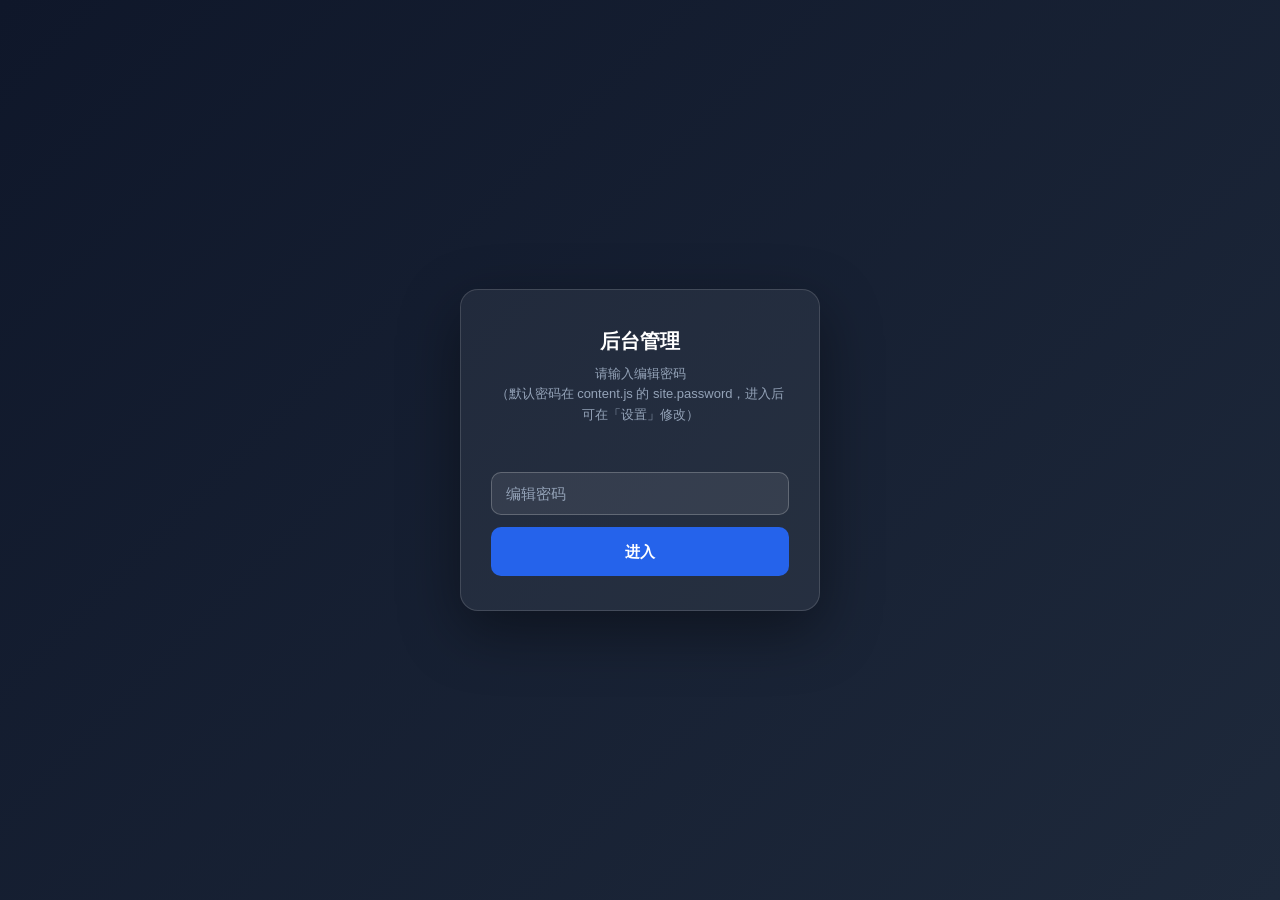
<file: admin.html>
<!DOCTYPE html>
<html lang="zh-CN">
<head>
  <meta charset="UTF-8" />
  <meta name="viewport" content="width=device-width, initial-scale=1.0" />
  <title>后台管理 · 作品集</title>
  <link rel="stylesheet" href="assets/css/styles.css?v=20260810T203203" />
</head>
<body>
  <!-- 密码门 -->
  <div class="admin-gate" id="gate">
    <div class="admin-gate__card">
      <h1>后台管理</h1>
      <p>请输入编辑密码<br>（默认密码在 content.js 的 site.password，进入后可在「设置」修改）</p>
      <div class="admin-gate__err" id="gateErr"></div>
      <input type="password" id="gatePwd" placeholder="编辑密码" autocomplete="off" />
      <button id="gateBtn">进入</button>
    </div>
  </div>

  <!-- 管理界面 -->
  <div class="admin" id="admin" hidden>
    <div class="admin-top">
      <span class="admin-top__title">作品集 · 后台管理</span>
      <div class="admin-actions">
        <button class="primary" data-action="saveLocal">保存（本地预览）</button>
        <button data-action="preview">预览首页</button>
        <button data-action="export">导出</button>
        <button data-action="import">导入</button>
        <button class="primary" data-action="publish">发布到 GitHub Pages</button>
        <button class="danger" data-action="logout">退出</button>
      </div>
    </div>
    <div class="admin-main" id="adminRoot"></div>
    <input type="file" id="importFile" accept=".js,application/javascript" hidden />
  </div>

  <script src="assets/js/content.js?v=20260810T203203"></script>
  <script src="assets/js/admin.js?v=20260810T203203"></script>
</body>
</html>
</file>
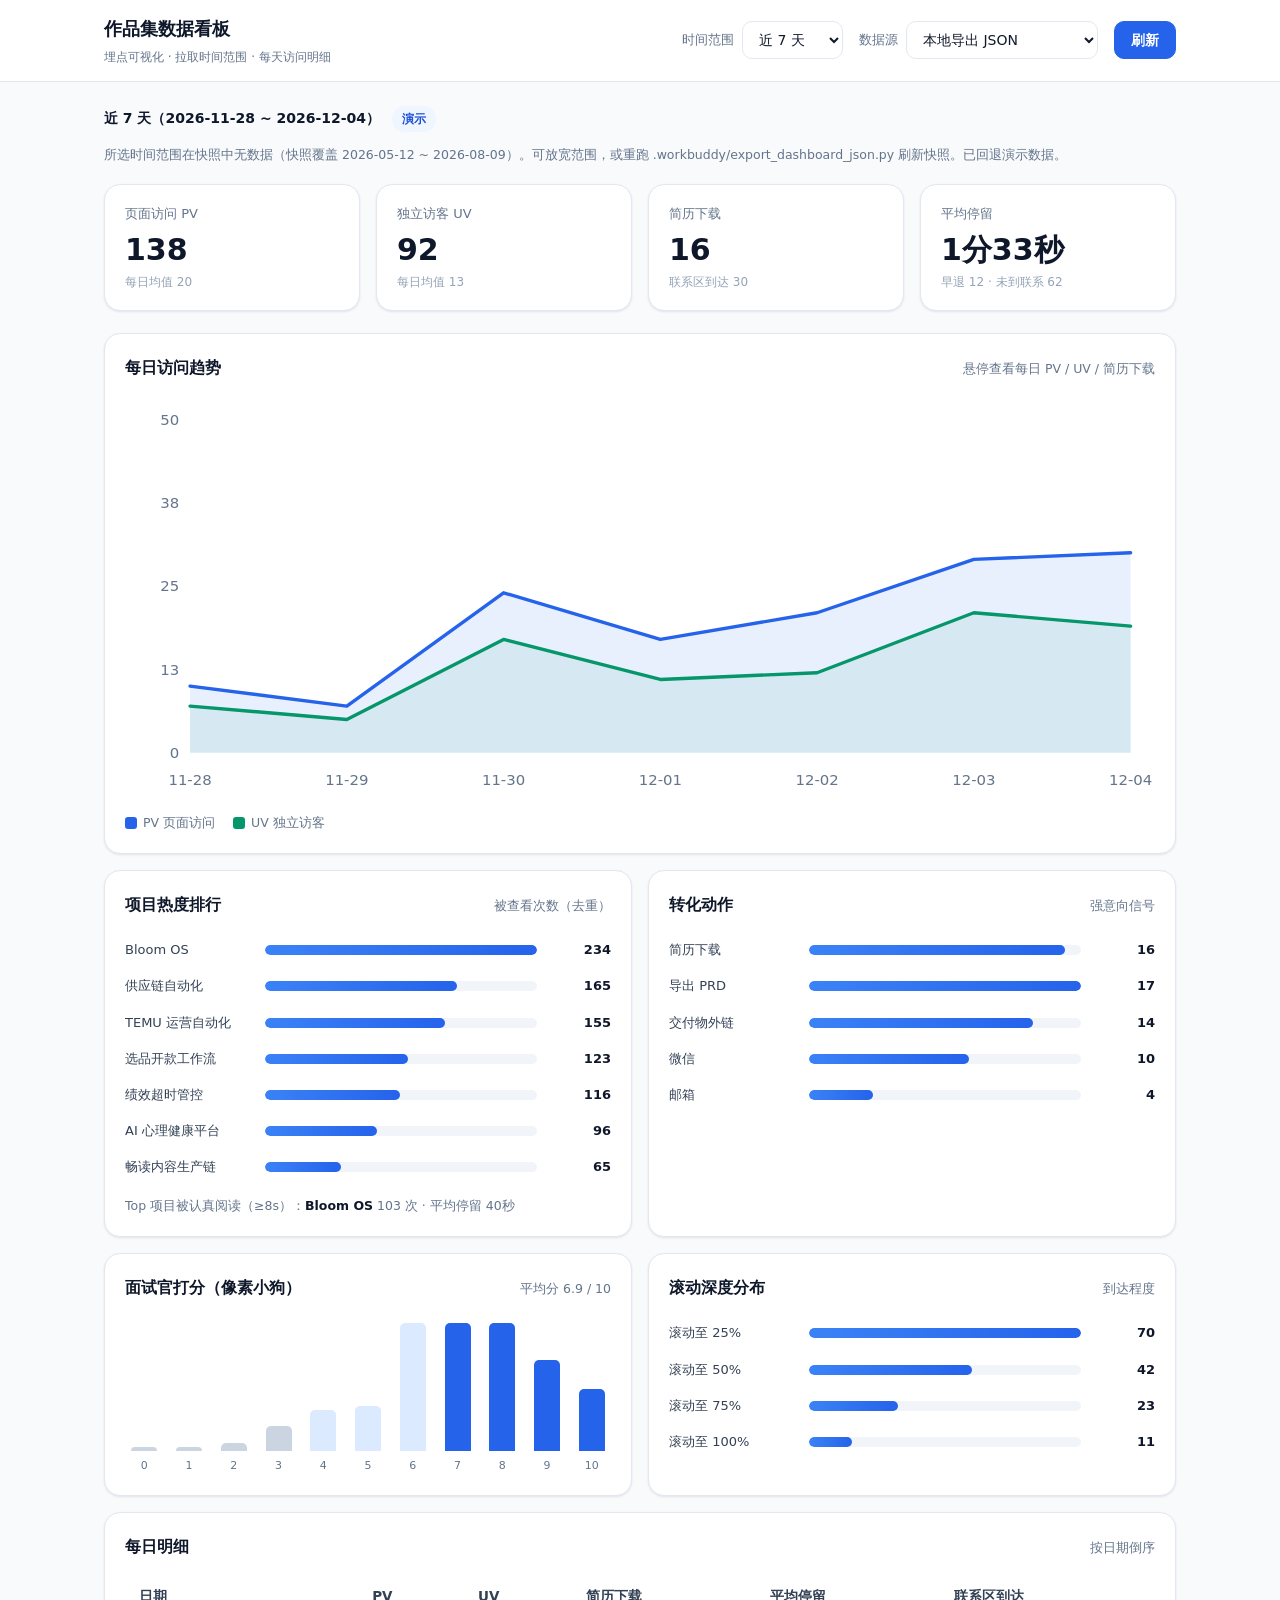
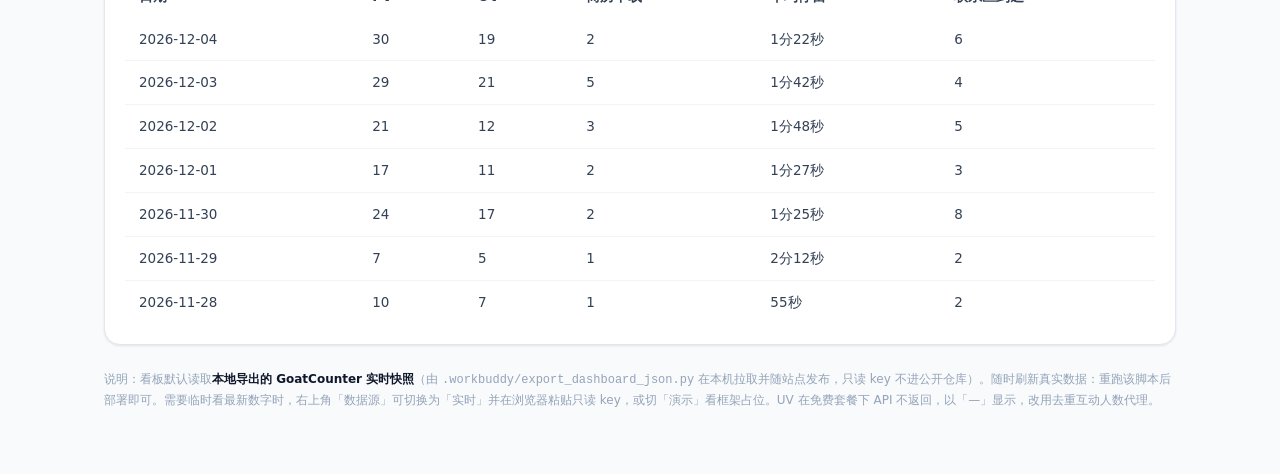
<file: dashboard.html>
<!DOCTYPE html>
<html lang="zh-CN">
<head>
  <meta charset="UTF-8" />
  <meta name="viewport" content="width=device-width, initial-scale=1.0" />
  <title>作品集数据看板 · 江宇芳</title>
  <link rel="icon" type="image/png" href="assets/img/favicon.png" />
  <link rel="stylesheet" href="assets/css/styles.css?v=20260810T203203" />
  <link rel="stylesheet" href="assets/css/dashboard.css?v=20260810T203203" />
</head>
<body>
  <div class="dash">
    <!-- ============ 顶栏（管理层之外的独立可视化页，无密码） ============ -->
    <header class="dash-top">
      <div class="dash-top__inner">
        <div class="dash-top__title">
          作品集数据看板
          <small>埋点可视化 · 拉取时间范围 · 每天访问明细</small>
        </div>

        <div class="dash-ctrl">
          <label for="rangeSelect">时间范围</label>
          <select id="rangeSelect" class="dash-select">
            <option value="7" selected>近 7 天</option>
            <option value="14">近 14 天</option>
            <option value="30">近 30 天</option>
            <option value="90">近 90 天</option>
            <option value="custom">自定义</option>
          </select>
        </div>

        <div class="dash-ctrl" id="customRange" hidden>
          <input type="date" id="customStart" class="dash-input" />
          <span style="color:var(--muted)">~</span>
          <input type="date" id="customEnd" class="dash-input" />
        </div>

        <div class="dash-ctrl">
          <label for="sourceSelect">数据源</label>
          <select id="sourceSelect" class="dash-select">
            <option value="mock">演示数据</option>
            <option value="live">实时（GoatCounter）</option>
            <option value="file" selected>本地导出 JSON</option>
          </select>
        </div>

        <button id="refreshBtn" class="dash-btn">刷新</button>
      </div>
    </header>

    <!-- 实时模式 key 输入 -->
    <div class="dash-keybox" id="keyBox" hidden>
      <div class="dash-keybox__txt">
        <b>粘贴 GoatCounter 只读 key</b>：登录后台 → 用户名 → API → 生成只读 key。仅存于本浏览器（localStorage），不会写入仓库，公开部署也不会泄露。
      </div>
      <input type="text" id="keyInput" placeholder="只读 API key" autocomplete="off" />
      <button class="dash-keybox__save" id="keySave">保存并拉取</button>
    </div>

    <!-- ============ 主体 ============ -->
    <main class="dash-body" id="dashBody">
      <div class="dash-error" id="errorBar" hidden></div>

      <div class="dash-meta">
        <span class="dash-meta__range" id="metaRange">—</span>
        <span class="dash-badge dash-badge--mock" id="modeBadge">演示</span>
        <span class="dash-meta__note" id="metaNote"></span>
      </div>

      <!-- KPI -->
      <section class="dash-kpis" id="kpis"></section>

      <!-- 趋势（整宽） -->
      <section class="dash-card dash-card--full">
        <div class="dash-card__head">
          <span class="dash-card__title">每日访问趋势</span>
          <span class="dash-card__sub">悬停查看每日 PV / UV / 简历下载</span>
        </div>
        <div class="dash-trend-wrap">
          <div id="trendChart"></div>
          <div class="dash-tip" id="trendTip" hidden></div>
        </div>
        <div class="dash-legend" id="trendLegend"></div>
      </section>

      <div class="dash-grid" style="margin-top:16px">
        <!-- 项目热度 -->
        <section class="dash-card">
          <div class="dash-card__head">
            <span class="dash-card__title">项目热度排行</span>
            <span class="dash-card__sub">被查看次数（去重）</span>
          </div>
          <div id="projChart"></div>
          <div class="dash-card__sub" id="projSub" style="margin-top:10px"></div>
        </section>

        <!-- 转化动作 -->
        <section class="dash-card">
          <div class="dash-card__head">
            <span class="dash-card__title">转化动作</span>
            <span class="dash-card__sub">强意向信号</span>
          </div>
          <div id="funnelChart"></div>
        </section>

        <!-- 面试官打分 -->
        <section class="dash-card">
          <div class="dash-card__head">
            <span class="dash-card__title">面试官打分（像素小狗）</span>
            <span class="dash-card__sub" id="scoreAvg">平均分 — / 10</span>
          </div>
          <div class="dash-score" id="scoreChart"></div>
        </section>

        <!-- 滚动深度 -->
        <section class="dash-card">
          <div class="dash-card__head">
            <span class="dash-card__title">滚动深度分布</span>
            <span class="dash-card__sub">到达程度</span>
          </div>
          <div id="scrollChart"></div>
        </section>
      </div>

      <!-- 每日明细表 -->
      <section class="dash-card dash-card--full" style="margin-top:16px">
        <div class="dash-card__head">
          <span class="dash-card__title">每日明细</span>
          <span class="dash-card__sub">按日期倒序</span>
        </div>
        <div class="dash-table-wrap">
          <table class="dash-table" id="dashTable"></table>
        </div>
      </section>
    </main>

    <p class="dash-footnote">
      说明：看板默认读取<b>本地导出的 GoatCounter 实时快照</b>（由 <code>.workbuddy/export_dashboard_json.py</code> 在本机拉取并随站点发布，只读 key 不进公开仓库）。随时刷新真实数据：重跑该脚本后部署即可。需要临时看最新数字时，右上角「数据源」可切换为「实时」并在浏览器粘贴只读 key，或切「演示」看框架占位。UV 在免费套餐下 API 不返回，以「—」显示，改用去重互动人数代理。
    </p>
  </div>

  <script src="assets/js/dashboard-data.js?v=20260810T203203"></script>
  <script src="assets/js/dashboard.js?v=20260810T203203" defer></script>
</body>
</html>
</file>
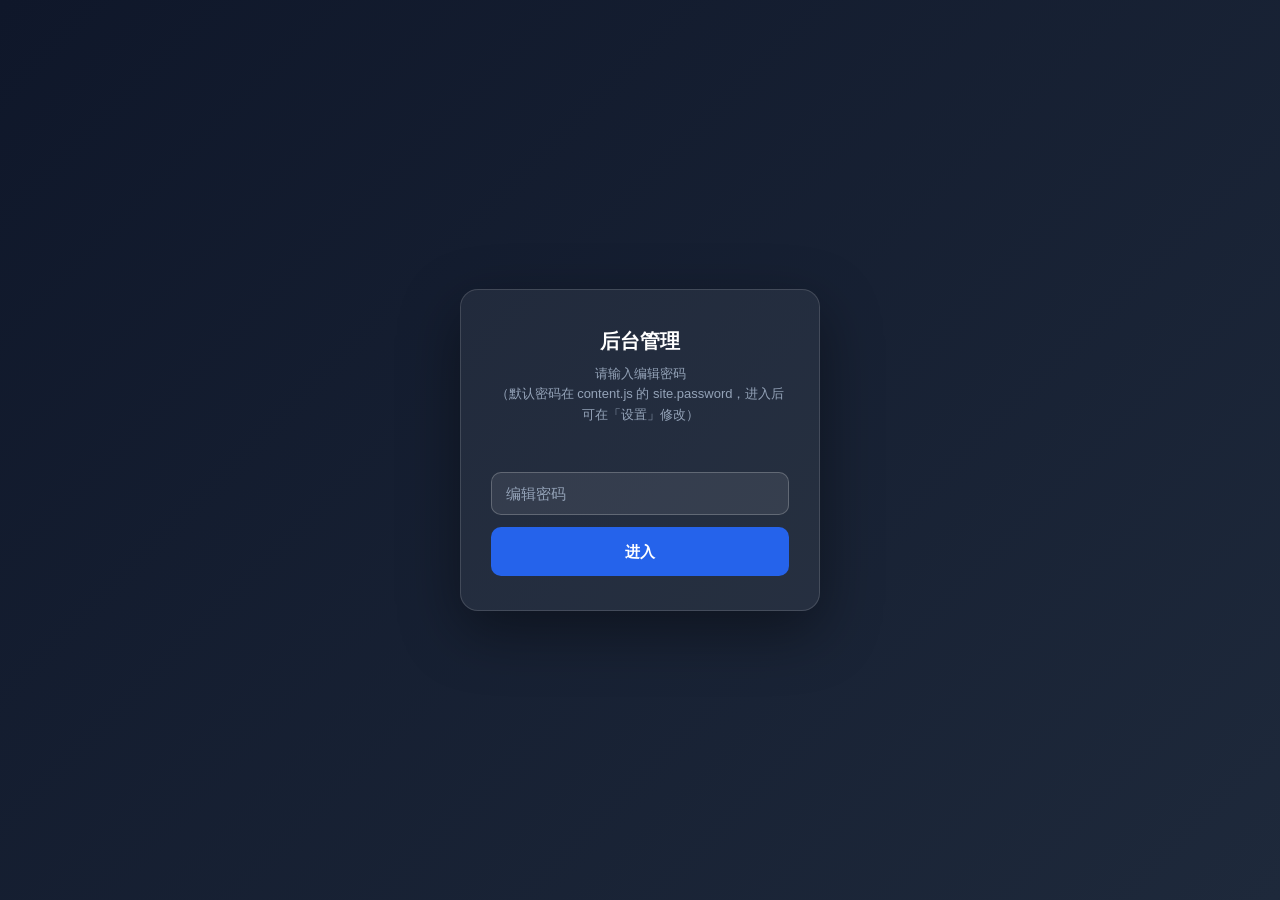
<file: site/admin.html>
<!DOCTYPE html>
<html lang="zh-CN">
<head>
  <meta charset="UTF-8" />
  <meta name="viewport" content="width=device-width, initial-scale=1.0" />
  <title>后台管理 · 作品集</title>
  <link rel="stylesheet" href="assets/css/styles.css" />
</head>
<body>
  <!-- 密码门 -->
  <div class="admin-gate" id="gate">
    <div class="admin-gate__card">
      <h1>后台管理</h1>
      <p>请输入编辑密码<br>（默认密码在 content.js 的 site.password，进入后可在「设置」修改）</p>
      <div class="admin-gate__err" id="gateErr"></div>
      <input type="password" id="gatePwd" placeholder="编辑密码" autocomplete="off" />
      <button id="gateBtn">进入</button>
    </div>
  </div>

  <!-- 管理界面 -->
  <div class="admin" id="admin" hidden>
    <div class="admin-top">
      <span class="admin-top__title">作品集 · 后台管理</span>
      <div class="admin-actions">
        <button class="primary" data-action="saveLocal">保存（本地预览）</button>
        <button data-action="preview">预览首页</button>
        <button data-action="export">导出</button>
        <button data-action="import">导入</button>
        <button class="primary" data-action="publish">发布到 GitHub Pages</button>
        <button class="danger" data-action="logout">退出</button>
      </div>
    </div>
    <div class="admin-main" id="adminRoot"></div>
    <input type="file" id="importFile" accept=".js,application/javascript" hidden />
  </div>

  <script src="assets/js/content.js"></script>
  <script src="assets/js/admin.js"></script>
</body>
</html>
</file>
<file: assets/css/styles.css>
/* ============================================================
   PM 秋招作品集 — 重制样式（impeccable 准则）
   设计方向：克制的编辑式专业感 · 冷调 slate 中性 · 单一品牌蓝强调
   ============================================================ */

/* ---------- Design Tokens ---------- */
:root {
  /* 冷调中性（带蓝调，避免死灰） */
  --ink:        #0F172A;   /* 标题 */
  --body:       #334155;   /* 正文 */
  --muted:      #64748B;   /* 次要文字 */
  --faint:      #94A3B8;   /* 最弱文字 */
  --line:       #E2E8F0;   /* 边框/分割线 */
  --line-soft:  #F1F5F9;   /* 更浅分割 */
  --surface:    #FFFFFF;
  --surface-2:  #F8FAFC;   /* 浅底 */
  --surface-3:  #F1F5F9;

  /* 品牌蓝（仅用于 ~10% 关键处） */
  --brand:      #2563EB;
  --brand-600:  #2563EB;
  --brand-500:  #3B82F6;
  --brand-700:  #1D4ED8;
  --brand-50:   #EFF6FF;
  --brand-100:  #DBEAFE;

  /* 语义色（更深以保证对比度） */
  --emerald:    #059669;
  --emerald-50: #ECFDF5;
  --amber:      #D97706;
  --amber-50:   #FFFBEB;

  /* 字体 */
  --font-sans: -apple-system, BlinkMacSystemFont, "Segoe UI", "PingFang SC",
               "Hiragino Sans GB", "Microsoft YaHei", "Noto Sans CJK SC", system-ui, sans-serif;
  --font-display: "Sora", var(--font-sans);

  /* 间距（4pt 基准）*/
  --sp-1: 4px;  --sp-2: 8px;  --sp-3: 12px; --sp-4: 16px;
  --sp-6: 24px; --sp-8: 32px; --sp-12: 48px;
  --sp-16: 64px; --sp-20: 80px; --sp-24: 96px; --sp-32: 128px;

  /* 圆角 */
  --r-sm: 8px; --r-md: 12px; --r-lg: 16px; --r-xl: 20px;
  --r-pill: 999px;

  /* 柔和阴影层级 */
  --shadow-1: 0 1px 2px rgba(15,23,42,.04), 0 1px 3px rgba(15,23,42,.06);
  --shadow-2: 0 4px 12px rgba(15,23,42,.06), 0 2px 4px rgba(15,23,42,.04);
  --shadow-3: 0 12px 32px rgba(15,23,42,.10), 0 4px 8px rgba(15,23,42,.04);
  --shadow-nav: 0 1px 0 var(--line), 0 4px 20px rgba(15,23,42,.06);

  /* 缓动（ease-out-quart 风格，避免廉价回弹）*/
  --e-out: cubic-bezier(.25, 1, .5, 1);
  --t-fast: 150ms var(--e-out);
  --t-normal: 240ms var(--e-out);
  --t-slow: 360ms var(--e-out);

  /* 布局 */
  --nav-h: 68px;
  --nav-h-mobile: 60px;
  --content-w: 1080px;
  --content-w-narrow: 760px;
}

/* ---------- Reset & Base ---------- */
*, *::before, *::after { box-sizing: border-box; margin: 0; padding: 0; }
/* hidden 属性必须永远生效：组件 class（如 .admin-gate 的 display:flex）会覆盖 UA 默认样式，需强制 */
[hidden] { display: none !important; }
html {
  scroll-behavior: smooth;
  scroll-padding-top: calc(var(--nav-h) + 16px);
  -webkit-text-size-adjust: 100%;
  text-rendering: optimizeLegibility;
  -webkit-font-smoothing: antialiased;
}
body {
  font-family: var(--font-sans);
  font-size: 16px;
  line-height: 1.7;
  color: var(--body);
  background: var(--surface);
}
img, svg { display: block; max-width: 100%; }
a { color: inherit; text-decoration: none; }
ul, ol { list-style: none; }
button { cursor: pointer; border: none; background: none; font: inherit; color: inherit; }
table { border-collapse: collapse; width: 100%; }
b, strong { color: var(--ink); font-weight: 600; }

:focus-visible { outline: 2px solid var(--brand); outline-offset: 3px; border-radius: 4px; }

.container { width: 100%; max-width: var(--content-w); margin: 0 auto; padding: 0 var(--sp-6); }

/* ---------- 通用：kicker 小标号 ---------- */
.kicker {
  font-family: var(--font-display);
  font-size: 12px;
  font-weight: 600;
  letter-spacing: .14em;
  text-transform: uppercase;
  color: var(--brand);
  margin-bottom: var(--sp-3);
}

/* ---------- 通用：区块标题 ---------- */
.section { padding: clamp(30px, 4.5vw, 56px) 0; }
.section-head { margin-bottom: var(--sp-8); max-width: 720px; }
.section-head--center { margin-left: auto; margin-right: auto; text-align: center; }
.section-title {
  font-family: var(--font-display);
  font-size: clamp(28px, 4.4vw, 44px);
  font-weight: 700;
  line-height: 1.15;
  letter-spacing: -.01em;
  color: var(--ink);
}
.section-sub { margin-top: var(--sp-4); font-size: 17px; color: var(--muted); line-height: 1.7; }

/* ---------- Buttons ---------- */
.btn {
  display: inline-flex; align-items: center; justify-content: center; gap: 8px;
  height: 48px; padding: 0 26px;
  border-radius: var(--r-pill);
  font-family: var(--font-display);
  font-size: 15px; font-weight: 600;
  transition: background var(--t-fast), color var(--t-fast), transform var(--t-fast), box-shadow var(--t-fast);
  touch-action: manipulation; white-space: nowrap;
}
.btn-primary { background: var(--brand); color: #fff; box-shadow: var(--shadow-2); }
.btn-primary:hover { background: var(--brand-700); transform: translateY(-2px); box-shadow: var(--shadow-3); }
.btn-ghost { color: var(--brand); border: 1.5px solid var(--brand-100); background: transparent; }
.btn-ghost:hover { background: var(--brand-50); border-color: var(--brand); transform: translateY(-2px); }
.btn:active { transform: translateY(0) scale(.97); }
.btn-ghost:active { background: var(--brand-100); }
.social-btn:active { transform: translateY(0) scale(.98); }
.deliverables a:active { transform: scale(.96); }


/* ============================================================
   NAVIGATION — 纯白 + 细线 + 滚动阴影（拒绝毛玻璃）
   ============================================================ */
.nav {
  position: fixed; inset: 0 0 auto 0; z-index: 1000;
  height: var(--nav-h);
  background: rgba(255,255,255,.86);
  backdrop-filter: saturate(180%) blur(8px);
  -webkit-backdrop-filter: saturate(180%) blur(8px);
  border-bottom: 1px solid transparent;
  transition: box-shadow var(--t-normal), border-color var(--t-normal), background var(--t-normal);
}
.nav--scrolled { box-shadow: var(--shadow-nav); border-bottom-color: var(--line); background: rgba(255,255,255,.94); }

.nav-inner {
  display: flex; align-items: center; height: 100%;
  max-width: var(--content-w); margin: 0 auto; padding: 0 var(--sp-6);
}
.nav-brand {
  font-family: var(--font-display);
  font-size: 19px; font-weight: 700; color: var(--ink);
  margin-right: auto; letter-spacing: -.01em;
}
.brand-dot { color: var(--brand); }
.nav-brand:hover { color: var(--brand); }

.nav-links { display: flex; align-items: center; gap: var(--sp-8); }
.nav-link {
  font-size: 15px; font-weight: 500; color: var(--muted);
  position: relative; padding: 6px 0; transition: color var(--t-fast);
}
.nav-link:hover, .nav-link.active { color: var(--ink); }
.nav-link.active::after {
  content: ''; position: absolute; left: 0; right: 0; bottom: -2px; height: 2px;
  background: var(--brand); border-radius: 2px;
}

.nav-download {
  height: 40px; padding: 0 18px; margin-left: var(--sp-6);
  background: var(--ink); color: #fff; border-radius: var(--r-pill);
  font-family: var(--font-display); font-size: 14px; font-weight: 600;
  transition: background var(--t-fast), transform var(--t-fast);
  flex-shrink: 0;
}
.nav-download:hover { background: var(--brand); transform: translateY(-1px); }
.nav-toggle { display: none; align-items: center; justify-content: center; width: 44px; height: 44px; color: var(--ink); }

/* 阅读进度条（仅动 transform，零布局抖动） */
.scroll-progress {
  position: fixed; top: var(--nav-h); left: 0; right: 0; height: 3px;
  z-index: 999; pointer-events: none; background: transparent;
}
.scroll-progress__bar {
  display: block; height: 100%; width: 100%;
  background: var(--brand);
  transform: scaleX(0); transform-origin: left center;
  transition: transform 80ms linear;
}


/* ---------- Mobile Menu ---------- */
.mobile-menu {
  position: fixed; inset: 0; z-index: 999;
  background: rgba(15,23,42,.45);
  opacity: 0; visibility: hidden;
  transition: opacity var(--t-slow), visibility var(--t-slow);
}
.mobile-menu.open { opacity: 1; visibility: visible; }
.mobile-menu-inner {
  position: absolute; top: 0; right: 0; bottom: 0;
  width: min(82vw, 340px);
  background: var(--surface);
  padding: calc(var(--nav-h-mobile) + var(--sp-8)) var(--sp-6) var(--sp-6);
  transform: translateX(100%);
  transition: transform var(--t-slow);
  box-shadow: var(--shadow-3);
}
.mobile-menu.open .mobile-menu-inner { transform: translateX(0); }
.mobile-menu-links { display: flex; flex-direction: column; gap: 4px; }
.mobile-link {
  font-family: var(--font-display);
  font-size: 18px; font-weight: 500; color: var(--ink);
  padding: 14px 4px; border-bottom: 1px solid var(--line-soft);
}
.mobile-link.active { color: var(--brand); }
.mobile-divider { border: none; border-top: 1px solid var(--line); margin: var(--sp-4) 0; }
.mobile-download { width: 100%; margin-top: var(--sp-2); }
.mobile-overlay { display: none; }


/* ============================================================
   HERO — 非对称编辑式
   ============================================================ */
.hero {
  position: relative;
  padding-top: calc(var(--nav-h) + clamp(48px, 9vw, 110px));
  padding-bottom: clamp(56px, 9vw, 110px);
  overflow: hidden;
}
/* 极克制的背景处理：角落柔和蓝色辉光 + 细网格 */
.hero-bg {
  position: absolute; inset: 0; z-index: -1; pointer-events: none;
  background:
    radial-gradient(60% 50% at 85% 0%, rgba(37,99,235,.10), transparent 70%),
    radial-gradient(40% 40% at 0% 100%, rgba(37,99,235,.06), transparent 70%);
}
.hero-bg::after {
  content: ''; position: absolute; inset: 0;
  background-image: linear-gradient(var(--line-soft) 1px, transparent 1px),
                    linear-gradient(90deg, var(--line-soft) 1px, transparent 1px);
  background-size: 56px 56px;
  -webkit-mask-image: radial-gradient(70% 60% at 50% 30%, #000, transparent 80%);
          mask-image: radial-gradient(70% 60% at 50% 30%, #000, transparent 80%);
  opacity: .5;
}

.hero-grid {
  display: grid;
  grid-template-columns: minmax(0, 1.5fr) minmax(0, 1fr);
  gap: clamp(32px, 6vw, 72px);
  align-items: center;
}
.hero-content { max-width: 620px; }

.hero-name {
  font-family: var(--font-display);
  font-size: clamp(52px, 11vw, 104px);
  font-weight: 700;
  line-height: .98;
  letter-spacing: -.03em;
  color: var(--ink);
  margin: var(--sp-2) 0 var(--sp-4);
}
/* 姓名：荧光笔划过的效果（编辑式手工感，替代 AI 渐变字） */
.hero-name-mark {
  background-image: linear-gradient(100deg, var(--brand-100), var(--brand-50));
  background-repeat: no-repeat;
  background-size: 100% 44%;
  background-position: 0 86%;
  padding: 0 .06em;
}
.hero-role {
  font-size: clamp(17px, 2.2vw, 21px);
  font-weight: 400;
  color: var(--body);
  line-height: 1.55;
  max-width: 30ch;
}

/* 指标条：编辑式分隔线，而非绿蓝橙卡片模板 */
.hero-stats {
  display: flex; align-items: center; gap: var(--sp-6);
  margin: var(--sp-8) 0 var(--sp-6);
  flex-wrap: wrap;
}
.stat { display: flex; flex-direction: column; }
.stat-num {
  font-family: var(--font-display);
  font-size: clamp(28px, 4vw, 40px);
  font-weight: 700; line-height: 1; color: var(--ink);
  letter-spacing: -.02em;
  font-variant-numeric: tabular-nums;
}
.stat-num small { font-size: .5em; font-weight: 600; color: var(--muted); margin-left: 2px; }
.stat-label { margin-top: 6px; font-size: 13px; color: var(--muted); }
.stat-divider { width: 1px; height: 44px; background: var(--line); }

.hero-tags { display: flex; flex-wrap: wrap; gap: var(--sp-2); margin-bottom: var(--sp-8); }
.hero-tags span {
  padding: 7px 14px; background: var(--surface-2);
  color: var(--muted); font-size: 13px; font-weight: 500;
  border-radius: var(--r-pill); border: 1px solid var(--line);
}
.hero-cta { display: flex; gap: var(--sp-3); flex-wrap: wrap; }

/* 头像框：错位色块（编辑式拼贴感），拒绝紫蓝渐变环 + 辉光 */
.hero-visual { display: flex; justify-content: center; }
.avatar-frame {
  position: relative; padding: 10px;
  border-radius: 24px;
  background: var(--surface);
  border: 1px solid var(--line);
  box-shadow: 16px 16px 0 0 var(--brand-50);
}
.avatar {
  width: clamp(150px, 22vw, 220px);
  height: clamp(150px, 22vw, 220px);
  border-radius: 20px;
  background: rgba(255,255,255,.96);
  color: var(--brand-700);
  font-family: var(--font-display);
  font-size: clamp(64px, 10vw, 96px); font-weight: 700;
  display: flex; align-items: center; justify-content: center;
  overflow: hidden;
}
.avatar-img { width: 100%; height: 100%; border-radius: 20px; object-fit: cover; }

.scroll-indicator {
  position: absolute; bottom: var(--sp-8); left: 50%; transform: translateX(-50%);
  color: var(--faint); animation: bounce 2.4s var(--e-out) infinite;
  transition: color var(--t-fast);
}
.scroll-indicator:hover { color: var(--brand); }
@keyframes bounce {
  0%, 20%, 50%, 80%, 100% { transform: translateX(-50%) translateY(0); }
  40% { transform: translateX(-50%) translateY(7px); }
  60% { transform: translateX(-50%) translateY(3px); }
}


/* ============================================================
   PROJECTS — 手风琴
   ============================================================ */
.section-projects { background: var(--surface); }

.projects-grid {
  display: flex;
  flex-direction: column;
  gap: var(--sp-6);
}

.project-card {
  background: var(--surface);
  border: 1px solid var(--line);
  border-top: 3px solid var(--accent, var(--brand));
  border-radius: var(--r-lg);
  box-shadow: var(--shadow-1);
  overflow: hidden;
  transition: border-color var(--t-normal), box-shadow var(--t-normal), transform var(--t-normal);
}
.project-card:hover { box-shadow: var(--shadow-2); border-color: #CBD5E1; border-top-color: var(--accent, var(--brand)); }
.project-card.is-open { border-color: var(--accent, var(--brand)); box-shadow: var(--shadow-2); }

.card-toggle {
  width: 100%;
  display: flex; flex-direction: column; align-items: stretch; gap: var(--sp-4);
  padding: var(--sp-6); text-align: left; background: transparent;
  border-radius: 14px; cursor: pointer;
  transition: background var(--t-fast), box-shadow var(--t-fast);
}
.card-toggle:hover { background: var(--accent-soft, #EFF6FF); box-shadow: inset 0 0 0 1px var(--accent-100, #DBEAFE); }
.card-toggle-main { width: 100%; display: flex; flex-direction: column; gap: 10px; }
/* 指标 + 展开按钮放在摘要下方一行：摘要不再被挤成窄列 */
.card-toggle-footer { display: flex; align-items: center; justify-content: space-between; gap: var(--sp-4); flex-wrap: wrap; width: 100%; }

.card-name {
  font-family: var(--font-display);
  font-size: clamp(18px, 2.2vw, 22px); font-weight: 600; line-height: 1.35; color: var(--ink);
}
.card-summary { font-size: 15px; color: var(--muted); line-height: 1.6; }

.card-tags { display: flex; flex-wrap: wrap; gap: 6px; }
.tag {
  padding: 4px 11px; background: var(--accent-soft, var(--brand-50)); color: var(--accent, var(--brand-700));
  font-size: 12px; font-weight: 600; border-radius: var(--r-pill);
}

.card-metrics { display: flex; gap: var(--sp-4); flex-shrink: 0; }
.mini-metric { display: flex; flex-direction: column; align-items: center; min-width: 70px; background: var(--accent-soft, var(--brand-50)); border-radius: var(--r-md); padding: 10px 12px; }
.mini-metric b {
  font-family: var(--font-display);
  font-size: 17px; font-weight: 700; color: var(--accent, var(--ink)); line-height: 1.2;
  font-variant-numeric: tabular-nums;
}
.mini-metric i { font-size: 11px; color: var(--faint); font-style: normal; margin-top: 2px; }

.card-chevron {
  font-size: 13px; font-weight: 700; color: #fff;
  flex-shrink: 0; align-self: center; white-space: nowrap;
  padding: 7px 16px; border: 1px solid var(--accent, #2563EB); border-radius: var(--r-pill);
  background: var(--accent, #2563EB);
  transition: color var(--t-fast), background var(--t-fast), border-color var(--t-fast);
}
.card-toggle:hover .card-chevron { background: #1D4ED8; border-color: #1D4ED8; }
.card-toggle[aria-expanded="true"] .card-chevron {
  color: var(--accent, #2563EB); border-color: var(--accent-100, #DBEAFE);
  background: var(--accent-soft, #EFF6FF);
}

/* 展开动画（300ms，利落不拖沓）*/
.card-body { display: grid; grid-template-rows: 0fr; transition: grid-template-rows 300ms var(--e-out); }
.card-body:not([hidden]) { grid-template-rows: 1fr; }
.card-body-inner { overflow: hidden; padding: var(--sp-4) var(--sp-6) var(--sp-6); }
.card-body[hidden] { display: none; }

/* 模块 */
.module { padding: var(--sp-6) 0; border-top: 1px solid var(--line-soft); }
.module:first-child { border-top: none; padding-top: 0; }
.module-title {
  display: flex; align-items: baseline; gap: 10px;
  font-family: var(--font-display);
  font-size: 17px; font-weight: 600; color: var(--ink); margin-bottom: var(--sp-2);
}
.mod-no {
  font-family: var(--font-display); font-size: 12px; font-weight: 700;
  color: var(--accent, var(--brand)); background: var(--accent-soft, var(--brand-50));
  width: 22px; height: 22px; border-radius: 6px;
  display: inline-flex; align-items: center; justify-content: center; flex-shrink: 0;
}
.module p { font-size: 15px; color: var(--body); line-height: 1.8; margin-bottom: var(--sp-3); text-wrap: pretty; }
.module p:last-child { margin-bottom: 0; }
.module ul { display: flex; flex-direction: column; gap: 8px; margin-top: 0; }
/* 段与列表/表格之间统一留出节奏（避免 reset 把 p 间距清零后段落粘连） */
.module p + ul, .module p + .table-wrap, .module p + .module-note { margin-top: var(--sp-3); }
.module ul li { font-size: 15px; color: var(--body); line-height: 1.7; padding-left: 18px; position: relative; }
.module ul li::before { content: ''; position: absolute; left: 4px; top: 11px; width: 5px; height: 5px; border-radius: 50%; background: var(--accent, var(--brand)); }

/* 备注 = callout：左侧强调条 + 浅底，像 PRD 里的批注块 */
.module-note {
  font-size: 13.5px !important; color: var(--body) !important;
  margin-top: var(--sp-3) !important;
  background: var(--accent-soft, var(--brand-50));
  border-left: 3px solid var(--accent, var(--brand));
  border-radius: 0 var(--r-sm) var(--r-sm) 0;
  padding: 10px 14px; line-height: 1.7;
}

/* 数据表：边框卡片化 + 表头色带 + After 列强调（层次来源） */
.table-wrap {
  overflow-x: auto; margin: var(--sp-3) 0 var(--sp-2);
  border: 1px solid var(--line); border-radius: var(--r-md);
  background: var(--surface);
}
.data-table { font-size: 14px; font-variant-numeric: tabular-nums; }
.data-table th, .data-table td { padding: 11px 16px; text-align: left; }
.data-table thead th {
  font-family: var(--font-display);
  font-weight: 600; font-size: 13px;
  color: var(--accent, var(--brand-700));
  background: var(--accent-soft, var(--surface-2));
  border-bottom: 1px solid var(--line);
}
.data-table tbody td { color: var(--body); border-bottom: 1px solid var(--line-soft); }
.data-table tbody tr:last-child td { border-bottom: none; }
.data-table tbody td:first-child { font-weight: 500; color: var(--ink); }
.data-table tbody tr { transition: background var(--t-fast); }
.data-table tbody tr:hover td { background: var(--surface-2); }
/* Before/After 对比表：结果列（After）加粗并用语义绿，一眼看到提升 */
.data-table tbody td:last-child { font-weight: 600; color: var(--emerald); }
.data-table thead th:last-child { color: var(--emerald); }

.module-deliverables { background: var(--accent-soft, var(--surface-2)); margin: 0 calc(var(--sp-6) * -1); padding: var(--sp-6); border-radius: 0 0 var(--r-lg) var(--r-lg); border-top: 1px solid var(--line-soft); }
.deliverables { display: flex; flex-direction: column; }
.deliverables li {
  display: flex; align-items: center; gap: var(--sp-4);
  padding: var(--sp-3) 0;
  border-bottom: 1px solid var(--line-soft);
  list-style: none !important; padding-left: 0 !important;
}
.deliverables li:last-child { border-bottom: none; }
.deliverables .doc-name { display: inline-flex; align-items: center; gap: 9px; font-size: 15px; font-weight: 500; color: var(--ink); }
.deliverables .doc-name svg { color: var(--accent, var(--brand)); flex-shrink: 0; }
.deliverables .doc-actions { margin-left: auto; display: flex; align-items: center; gap: var(--sp-3); }
.deliverables a {
  color: var(--brand); font-size: 13px; font-weight: 600;
  display: inline-flex; align-items: center; gap: 4px;
  padding: 4px 10px; border: 1px solid var(--brand-100); border-radius: var(--r-pill);
  transition: background var(--t-fast), color var(--t-fast), border-color var(--t-fast);
}
.deliverables a:hover { background: var(--brand); color: #fff; border-color: var(--brand); }


/* ============================================================
   ABOUT
   ============================================================ */
.section-about { background: var(--surface-2); }
.about-grid { display: grid; grid-template-columns: 1.6fr 1fr; gap: clamp(32px, 6vw, 72px); align-items: start; }

.about-left { display: flex; flex-direction: column; gap: var(--sp-8); }
.about-statement {
  font-size: clamp(17px, 2.2vw, 20px); line-height: 1.75; color: var(--body);
  max-width: 60ch; font-weight: 400;
}
.about-statement::first-letter { /* 不做首字下沉，保持克制 */ }

.goal-card {
  background: var(--surface); border: 1px solid var(--line);
  border-left: 3px solid var(--brand);
  padding: var(--sp-6); border-radius: var(--r-md);
  box-shadow: var(--shadow-1);
}
.goal-label {
  display: block; font-family: var(--font-display);
  font-size: 13px; font-weight: 700; letter-spacing: .06em; text-transform: uppercase;
  color: var(--brand); margin-bottom: 8px;
}
.goal-card p { font-size: 16px; color: var(--body); line-height: 1.7; }

/* 时间线 */
.timeline { display: flex; flex-direction: column; gap: var(--sp-6); position: relative; padding-left: 26px; }
.timeline::before { content: ''; position: absolute; left: 5px; top: 8px; bottom: 8px; width: 2px; background: var(--line); }
.timeline-item { position: relative; display: flex; flex-direction: column; gap: 3px; }
.timeline-dot {
  position: absolute; left: -24px; top: 5px; width: 12px; height: 12px; border-radius: 50%;
  background: var(--surface); border: 2px solid var(--brand); box-shadow: 0 0 0 4px var(--brand-50);
}
.timeline-item b { font-size: 15px; font-weight: 700; color: var(--ink); }
.timeline-item span { font-size: 14px; color: var(--muted); }

.about-right { position: sticky; top: calc(var(--nav-h) + var(--sp-8)); }
.skills-title {
  font-family: var(--font-display);
  font-size: 15px; font-weight: 700; letter-spacing: .04em; text-transform: uppercase;
  color: var(--ink); margin-bottom: var(--sp-4);
}
.skills-grid { display: grid; grid-template-columns: repeat(2, 1fr); gap: var(--sp-2); }
.skills-grid li {
  padding: 12px 14px; background: var(--surface); border: 1px solid var(--line);
  color: var(--body); font-size: 14px; font-weight: 500; text-align: center;
  border-radius: var(--r-sm);
  transition: border-color var(--t-fast), color var(--t-fast), transform var(--t-fast);
}
.skills-grid li:hover { border-color: var(--brand); color: var(--brand); transform: translateY(-2px); }


/* ============================================================
   ARTICLES
   ============================================================ */
.section-articles { background: var(--surface); }
.articles-list { display: flex; flex-direction: column; gap: var(--sp-6); }
/* 文章改为与项目一致的就地展开卡片（见 .project-card / .card-toggle） */
.art-meta { font-size: 13px; color: var(--muted); margin-top: 6px; font-variant-numeric: tabular-nums; }
/* 文章正文收窄为舒适阅读列，避免在宽屏下铺成一大片、显得「占满面积」 */
.article-body { max-width: 680px; margin: 0 auto; }
/* 文章正文更紧凑：收紧行距与段距，单篇更短，HR 不会觉得很长 */
.article-body > p { font-size: 15px; color: var(--body); line-height: 1.72; margin-bottom: var(--sp-2); }
.article-body > p:last-child { margin-bottom: 0; }
/* 文章卡片底部：阅读时长与「展开」都靠右 */
.art-footer { justify-content: flex-end; }


/* ============================================================
   CONTACT
   ============================================================ */
.section-contact { background: var(--surface-2); }
.contact-inner { text-align: center; }
.contact-list { display: inline-flex; flex-direction: column; gap: var(--sp-3); margin-bottom: var(--sp-8); }
.contact-list li { display: flex; align-items: center; justify-content: center; gap: 10px; font-size: 17px; color: var(--body); }
.contact-list a { color: var(--brand); font-weight: 500; transition: color var(--t-fast); }
.contact-list a:hover { color: var(--brand-700); text-decoration: underline; }
.contact-icon {
  display: inline-flex; align-items: center; justify-content: center;
  width: 36px; height: 36px; border-radius: 10px; flex-shrink: 0;
  background: var(--brand-50); color: var(--brand);
  border: 1px solid var(--brand-100);
}

.social-row { display: flex; justify-content: center; gap: var(--sp-3); flex-wrap: wrap; }
.social-btn {
  display: inline-flex; align-items: center; gap: 8px;
  padding: 11px 22px; border: 1.5px solid var(--line); border-radius: var(--r-pill);
  color: var(--ink); font-size: 14px; font-weight: 500;
  background: var(--surface);
  transition: border-color var(--t-fast), color var(--t-fast), transform var(--t-fast), box-shadow var(--t-fast);
}
.social-btn:hover { border-color: var(--brand); color: var(--brand); transform: translateY(-2px); box-shadow: var(--shadow-1); }
.social-btn svg { flex-shrink: 0; }


/* ============================================================
   FOOTER
   ============================================================ */
.footer { background: var(--ink); padding: var(--sp-8) 0; }
.footer-admin { display: inline-block; margin-top: 10px; color: #93C5FD; font-size: 14px; font-weight: 600; }
.footer-admin:hover { color: #fff; }
.admin-fab {
  position: fixed; right: 18px; bottom: 18px; z-index: 60;
  width: 44px; height: 44px; border-radius: 50%;
  display: flex; align-items: center; justify-content: center;
  background: var(--brand); color: #fff; font-size: 20px; line-height: 1;
  box-shadow: var(--shadow-3); transition: transform var(--t-fast), background var(--t-fast);
}
.admin-fab:hover { transform: translateY(-2px); background: var(--brand-700); }
.footer-inner { display: flex; align-items: center; justify-content: space-between; gap: var(--sp-4); flex-wrap: wrap; }
.footer-brand { font-family: var(--font-display); font-size: 18px; font-weight: 700; color: #fff; }
.footer p { font-size: 13px; color: #94A3B8; }


/* ============================================================
   PRINT — 干净 PDF（修复中文方框/乱码）
   两种打印模式：
   - 默认：打印简历（#resumeOnly）
   - body.print-prd：打印单个项目 PRD（#prdPrint）
   ============================================================ */
.resume-only, .prd-print { display: none; }
@media print {
  /* 强制中文友好字体，杜绝 Sora(纯拉丁) 导致的方框/乱码 */
  :root { --font-display: "PingFang SC", "Microsoft YaHei", "Noto Sans CJK SC", sans-serif; }
  body, body * { font-family: "PingFang SC", "Microsoft YaHei", "Noto Sans CJK SC", system-ui, sans-serif !important; }

  /* —— 默认：打印简历 —— */
  body:not(.print-prd) > *:not(.resume-only) { display: none !important; }
  body:not(.print-prd) .resume-only { display: block !important; color: #000; background: #fff; padding: 0; }
  body:not(.print-prd) .resume-only h1 { font-size: 26px; margin: 0 0 4px; font-weight: 700; }
  body:not(.print-prd) .resume-only h1 + p { font-size: 14px; color: #333; margin-bottom: 2px; }
  body:not(.print-prd) .resume-only h2 { font-size: 16px; margin: 16px 0 6px; padding-bottom: 3px; border-bottom: 1px solid #ccc; font-weight: 700; }
  body:not(.print-prd) .resume-only p { font-size: 12.5px; line-height: 1.6; margin: 4px 0; }
  body:not(.print-prd) .resume-table { width: 100%; border-collapse: collapse; margin: 6px 0; font-size: 11.5px; }
  body:not(.print-prd) .resume-table th, body:not(.print-prd) .resume-table td { border: 1px solid #ccc; padding: 4px 8px; text-align: left; }
  body:not(.print-prd) .resume-table th { background: #f3f4f6; }

  /* —— PRD 打印模式（body.print-prd） —— */
  body.print-prd > *:not(.prd-print) { display: none !important; }
  body.print-prd .prd-print { display: block !important; color: #000; background: #fff; padding: 0; }
  body.print-prd .prd-doc { max-width: 760px; margin: 0 auto; }
  body.print-prd .prd-doc h1 { font-size: 24px; margin: 0 0 6px; font-weight: 700; }
  body.print-prd .prd-tags { font-size: 12px; color: #2563EB; margin: 0 0 8px; }
  body.print-prd .prd-summary { font-size: 13px; line-height: 1.7; margin: 0 0 8px; }
  body.print-prd .prd-metrics { font-size: 12px; color: #333; margin: 0 0 10px; }
  body.print-prd .prd-metrics b { color: #000; }
  body.print-prd .prd-doc h2 { font-size: 15px; margin: 14px 0 5px; padding-bottom: 3px; border-bottom: 2px solid #2563EB; font-weight: 700; }
  body.print-prd .prd-doc p { font-size: 12px; line-height: 1.65; margin: 4px 0; }
  body.print-prd .prd-doc ul { margin: 4px 0; padding-left: 18px; }
  body.print-prd .prd-doc li { font-size: 12px; line-height: 1.6; margin: 2px 0; }
  body.print-prd .prd-table { width: 100%; border-collapse: collapse; margin: 6px 0; font-size: 11px; }
  body.print-prd .prd-table th, body.print-prd .prd-table td { border: 1px solid #ccc; padding: 4px 8px; text-align: left; }
  body.print-prd .prd-table th { background: #EFF6FF; }
  body.print-prd .prd-note { background: #F8FAFC; border-left: 3px solid #2563EB; padding: 6px 10px; font-size: 11.5px; color: #334155; margin: 6px 0; }
  body.print-prd .prd-hr { border: none; border-top: 1px solid #ccc; margin: 14px 0 6px; }
  body.print-prd .prd-foot { font-size: 11px; color: #64748B; }
}

/* ============================================================
   PRD 导出按钮（屏幕端，项目卡片展开后可见）
   ============================================================ */
.card-actions { margin-top: var(--sp-4); padding-top: var(--sp-3); border-top: 1px dashed #E2E8F0; display: flex; gap: var(--sp-2); }
.prd-export-btn {
  display: inline-flex; align-items: center; gap: 6px;
  font-size: 13px; font-weight: 700;
  color: #fff; background: var(--accent, #2563EB);
  border: 1px solid var(--accent, #2563EB); border-radius: 8px;
  padding: 9px 16px; cursor: pointer; transition: background .2s, transform .2s;
}
.prd-export-btn:hover { background: #1D4ED8; border-color: #1D4ED8; transform: translateY(-1px); }
.prd-export-btn svg { width: 16px; height: 16px; }


/* ============================================================
   REVEAL — 滚动入场（渐进增强，无 JS 时默认可见）
   ============================================================ */
.js [data-reveal] { opacity: 0; transform: translateY(18px); transition: opacity .6s var(--e-out), transform .6s var(--e-out); }
.js [data-reveal].in { opacity: 1; transform: none; }
@media (prefers-reduced-motion: reduce) {
  .js [data-reveal] { opacity: 1 !important; transform: none !important; transition: none; }
  .scroll-progress__bar { transition: none; }
  html { scroll-behavior: auto; }
}


/* ============================================================
   RESPONSIVE — 平板 (768–1023)
   ============================================================ */
@media (max-width: 1023px) and (min-width: 768px) {
  .container { padding: 0 var(--sp-6); }
  .hero-grid { gap: var(--sp-8); }
  .about-grid { grid-template-columns: 1fr; gap: var(--sp-12); }
  .about-right { position: static; }
  .skills-grid { grid-template-columns: repeat(4, 1fr); }
  .projects-grid { gap: var(--sp-4); }
}

/* ============================================================
   RESPONSIVE — 移动 (<768)
   ============================================================ */
@media (max-width: 767px) {
  :root { --nav-h: var(--nav-h-mobile); --content-w: 100%; }
  html { scroll-padding-top: calc(var(--nav-h-mobile) + 12px); }
  .container { padding: 0 var(--sp-4); }

  .nav-links, .nav-download { display: none; }
  .nav-toggle { display: flex; }

  /* Hero 堆叠 */
  .hero { text-align: left; }
  .hero-grid { grid-template-columns: 1fr; gap: var(--sp-8); }
  .hero-content { max-width: 100%; }
  .hero-stats { gap: var(--sp-4); }
  .stat-divider { display: none; }
  .hero-stats { flex-direction: column; align-items: flex-start; gap: var(--sp-4); }
  .stat { flex-direction: row; align-items: baseline; gap: 10px; }
  .stat-label { margin-top: 0; }
  .hero-visual { order: -1; }
  .hero-visual .avatar-frame { margin: 0 auto; }
  .btn { flex: 1; }
  .hero-cta { display: grid; grid-template-columns: 1fr 1fr; }
  .scroll-indicator { display: none; }

  /* 项目全宽堆叠 */
  .projects-grid { grid-template-columns: 1fr; }
  /* .card-toggle 基础已是垂直堆叠，移动端无需覆盖 */

  /* 关于 */
  .about-grid { grid-template-columns: 1fr; }
  .skills-grid { grid-template-columns: repeat(2, 1fr); }

  /* 文章 */
  .article-meta { flex-direction: column; gap: 4px; }

  /* 联系 */
  .social-row { flex-direction: column; align-items: stretch; }
  .social-btn { justify-content: center; }

  /* 页脚 */
  .footer-inner { flex-direction: column; text-align: center; }
}


/* ============================================================
   后台管理页（admin.html）
   ============================================================ */
.admin-gate {
  position: fixed; inset: 0; z-index: 9999;
  background: linear-gradient(135deg, #0F172A, #1E293B);
  display: flex; align-items: center; justify-content: center; color: #fff;
  font-family: -apple-system, BlinkMacSystemFont, "PingFang SC", "Microsoft YaHei", sans-serif;
}
.admin-gate__card {
  background: rgba(255,255,255,.06); border: 1px solid rgba(255,255,255,.14);
  padding: 34px 30px; border-radius: 18px; width: min(92vw, 360px); text-align: center;
  box-shadow: 0 20px 60px rgba(0,0,0,.4);
}
.admin-gate__card h1 { font-size: 20px; margin-bottom: 6px; }
.admin-gate__card p { font-size: 13px; color: #94A3B8; margin-bottom: 20px; line-height: 1.6; }
.admin-gate input {
  width: 100%; padding: 12px 14px; border-radius: 10px; margin-bottom: 12px;
  border: 1px solid rgba(255,255,255,.22); background: rgba(255,255,255,.08); color: #fff; font-size: 15px;
}
.admin-gate input::placeholder { color: #94A3B8; }
.admin-gate button { width: 100%; padding: 12px; border-radius: 10px; border: none; cursor: pointer;
  background: #2563EB; color: #fff; font-size: 15px; font-weight: 600; }
.admin-gate button:hover { background: #1D4ED8; }
.admin-gate__err { color: #FCA5A5; font-size: 13px; min-height: 18px; margin-bottom: 8px; }

.admin {
  font-family: -apple-system, BlinkMacSystemFont, "PingFang SC", "Microsoft YaHei", sans-serif;
  background: #F1F5F9; min-height: 100vh; color: #0F172A;
}
.admin-top {
  position: sticky; top: 0; z-index: 50; background: #0F172A; color: #fff;
  display: flex; align-items: center; gap: 14px; padding: 12px 20px; flex-wrap: wrap;
}
.admin-top__title { font-size: 16px; font-weight: 700; margin-right: auto; }
.admin-actions { display: flex; gap: 8px; flex-wrap: wrap; }
.admin-actions button {
  padding: 9px 16px; border-radius: 999px; border: 1px solid rgba(255,255,255,.25);
  background: transparent; color: #fff; font-size: 13px; font-weight: 600; cursor: pointer;
}
.admin-actions button:hover { background: rgba(255,255,255,.12); }
.admin-actions .primary { background: #2563EB; border-color: #2563EB; }
.admin-actions .primary:hover { background: #1D4ED8; }
.admin-actions .danger { color: #FCA5A5; border-color: rgba(252,165,165,.4); }

.admin-main { max-width: 880px; margin: 0 auto; padding: 24px 20px 80px; }
.admin-section {
  background: #fff; border: 1px solid #E2E8F0; border-radius: 14px;
  padding: 22px; margin-bottom: 20px; box-shadow: 0 1px 3px rgba(15,23,42,.05);
}
.admin-section__title { font-size: 17px; font-weight: 700; margin-bottom: 4px; }
.admin-section__desc { font-size: 13px; color: #64748B; margin-bottom: 16px; }
.admin-field { margin-bottom: 14px; }
.admin-field > label { display: block; font-size: 13px; font-weight: 600; color: #334155; margin-bottom: 6px; }
.admin-field .hint { font-weight: 400; color: #94A3B8; font-size: 12px; }
.admin-input, .admin-textarea, .admin-select {
  width: 100%; padding: 10px 12px; border: 1px solid #CBD5E1; border-radius: 9px;
  font-size: 14px; color: #0F172A; background: #fff; font-family: inherit;
}
.admin-input:focus, .admin-textarea:focus, .admin-select:focus { outline: 2px solid #2563EB; outline-offset: 1px; border-color: #2563EB; }
.admin-textarea { resize: vertical; min-height: 70px; line-height: 1.6; }
.admin-row { display: flex; gap: 12px; flex-wrap: wrap; }
.admin-row > .admin-field { flex: 1; min-width: 140px; }

.admin-item {
  border: 1px solid #E2E8F0; border-radius: 11px; padding: 14px; margin-bottom: 12px; background: #F8FAFC;
}
.admin-item__head { display: flex; align-items: center; gap: 8px; margin-bottom: 10px; }
.admin-item__head .idx { font-size: 13px; font-weight: 700; color: #2563EB; }
.admin-item__head .grow { flex: 1; font-size: 13px; font-weight: 600; color: #475569; overflow: hidden; text-overflow: ellipsis; white-space: nowrap; }
.admin-mini {
  padding: 5px 10px; border-radius: 8px; border: 1px solid #CBD5E1; background: #fff;
  font-size: 12px; cursor: pointer; color: #334155;
}
.admin-mini:hover { background: #F1F5F9; }
.admin-mini.danger { color: #DC2626; border-color: #FCA5A5; }
.admin-subitem { border: 1px dashed #CBD5E1; border-radius: 9px; padding: 10px; margin-bottom: 10px; background: #fff; }
.admin-add {
  display: inline-block; padding: 8px 14px; border-radius: 9px; border: 1px dashed #2563EB;
  background: #EFF6FF; color: #2563EB; font-size: 13px; font-weight: 600; cursor: pointer; margin-top: 4px;
}
.admin-add:hover { background: #DBEAFE; }
.admin-divider { height: 1px; background: #E2E8F0; margin: 16px 0; border: none; }
.admin-hint-box { font-size: 12px; color: #64748B; background: #F8FAFC; border: 1px solid #E2E8F0; border-radius: 9px; padding: 10px 12px; line-height: 1.6; margin-bottom: 12px; }

/* 头像上传预览 */
.admin-avatar-prev { width: 96px; height: 96px; border-radius: 14px; object-fit: cover; border: 1px solid #E2E8F0; margin-top: 8px; }
.admin-avatar-prev--empty { display: flex; align-items: center; justify-content: center; background: #F1F5F9; color: #94A3B8; font-size: 32px; font-weight: 700; }

/* ---------- 简历末尾：俏皮推荐滑块 ---------- */
.section-feedback { background: var(--surface); }

/* ---------- 页尾双卡：联系方式 + 像素小狗反馈 ---------- */
.section-bottom { background: var(--surface-2); }
.bottom-row {
  display: grid;
  grid-template-columns: 1fr 1fr;
  gap: 24px;
  align-items: stretch;
}
.bottom-card {
  background: var(--surface);
  border: 1px solid var(--line);
  border-radius: var(--r-xl);
  padding: clamp(24px, 4vw, 40px);
  box-shadow: var(--shadow-1);
  min-width: 0;
  display: flex;
  flex-direction: column;
  justify-content: center;
}
.bottom-card--contact { text-align: center; }
.bottom-card--feedback { text-align: left; }
.bottom-card--feedback .feedback-card { background: transparent; border: none; box-shadow: none; padding: 0; text-align: left; }
.feedback-dogrow { display: flex; align-items: center; justify-content: center; gap: 20px; margin-top: 18px; flex-wrap: wrap; }
.feedback-dogrow .dog-stage { margin: 0; }
@media (max-width: 640px) {
  .bottom-row { grid-template-columns: 1fr; gap: 18px; }
  .bottom-card--feedback { order: -1; } /* 移动端：小狗反馈卡置顶，联系方式在下 */
}

.feedback-card {
  max-width: 560px; margin: 0 auto; background: var(--surface-2);
  border: 1px solid var(--line); border-radius: var(--r-xl);
  padding: clamp(24px, 4vw, 40px); text-align: left;
  box-shadow: var(--shadow-1);
}
.feedback-slider { position: relative; margin: 8px 0 18px; }
.feedback-rail { position: relative; height: 8px; margin-top: 30px; }
.feedback-slider input[type="range"] {
  -webkit-appearance: none; appearance: none; display: block; width: 100%; height: 8px;
  border-radius: 999px; background: #E2E8F0; outline: none; cursor: pointer;
}
/* 拖动时跟随滑块的数值气泡：实时显示 0-10 分数 */
.feedback-bubble {
  position: absolute; top: -30px; left: 50%; transform: translateX(-50%);
  background: var(--brand); color: #fff; font-size: 13px; font-weight: 700; line-height: 1;
  padding: 5px 9px; border-radius: 999px; pointer-events: none; white-space: nowrap;
  box-shadow: var(--shadow-2); transition: left .04s linear;
}
.feedback-bubble::after {
  content: ""; position: absolute; top: 100%; left: 50%; transform: translateX(-50%);
  border: 5px solid transparent; border-top-color: var(--brand);
}
.feedback-slider input[type="range"]::-webkit-slider-thumb {
  -webkit-appearance: none; appearance: none; width: 26px; height: 26px; border-radius: 50%;
  background: #fff; border: 3px solid var(--brand); box-shadow: var(--shadow-2); cursor: grab;
}
.feedback-slider input[type="range"]::-moz-range-thumb {
  width: 26px; height: 26px; border-radius: 50%; background: #fff; border: 3px solid var(--brand);
  box-shadow: var(--shadow-2); cursor: grab;
}
.feedback-scale { display: flex; justify-content: space-between; margin-top: 16px; font-size: 12px; color: var(--muted); }
/* 拖动时的状态文字默认视觉隐藏（让小狗自己表达），保留 aria-live 给读屏；提交后 .is-visible 显示「合作愉快」 */
.feedback-result {
  position: absolute; width: 1px; height: 1px; padding: 0; margin: -1px;
  overflow: hidden; clip: rect(0 0 0 0); clip-path: inset(50%); white-space: nowrap; border: 0;
}
.feedback-result.is-visible {
  position: static; width: auto; height: auto; margin: 0 0 18px; overflow: visible;
  clip: auto; clip-path: none; white-space: normal;
  font-size: clamp(17px, 3vw, 22px); font-weight: 700; color: var(--ink); min-height: 1.7em;
}
.feedback-submit {
  padding: 12px 28px; border-radius: var(--r-pill); background: var(--brand); color: #fff;
  font-size: 15px; font-weight: 600; transition: background var(--t-fast), transform var(--t-fast);
}
.feedback-submit:hover { background: var(--brand-700); transform: translateY(-1px); }
.feedback-submit[hidden] { display: none; }
.feedback-thanks { margin-top: 14px; color: var(--emerald); font-size: 14px; font-weight: 600; }
.feedback-thanks[hidden] { display: none; }

/* ---------- 像素小狗舞台（feedback 互动） ---------- */
.dog-stage { position: relative; width: 160px; height: 160px; margin: 0 auto 10px; }
.dog-svg {
  position: absolute; inset: 0; width: 160px; height: 160px;
  opacity: 0; transition: opacity var(--t-fast);
}
.dog-stage[data-mood="0"] .dog-svg--0,
.dog-stage[data-mood="1"] .dog-svg--1,
.dog-stage[data-mood="2"] .dog-svg--2,
.dog-stage[data-mood="3"] .dog-svg--3,
.dog-stage[data-mood="shake"] .dog-svg--shake { opacity: 1; }

/* 尾巴 / 爪子的旋转基准：各自包围盒边缘（SVG 内元素需 transform-box） */
.dog-tail { transform-box: fill-box; transform-origin: left center; }
.dog-paw { transform-box: fill-box; transform-origin: left center; }

@keyframes wag {
  from { transform: rotate(-12deg); }
  to { transform: rotate(14deg); }
}
@keyframes hop {
  0%, 100% { transform: translateY(0); }
  40% { transform: translateY(-6px); }
}
@keyframes shake-paw {
  0%, 100% { transform: rotate(0); }
  25% { transform: rotate(-9deg) translateX(1px); }
  50% { transform: rotate(5deg); }
  75% { transform: rotate(-5deg); }
}

/* S2 热情：中速摇尾 */
.dog-stage[data-mood="2"] .dog-svg--2 .dog-tail { animation: wag .6s ease-in-out infinite alternate; }
/* S3 兴奋：快速摇尾 + 整体跳动 */
.dog-stage[data-mood="3"] .dog-svg--3 .dog-tail { animation: wag .3s ease-in-out infinite alternate; }
.dog-stage[data-mood="3"] .dog-svg--3 { animation: hop .5s var(--e-out) infinite; }
/* 握手彩蛋：伸爪摇两次（约 700ms，播完定格） */
.dog-stage[data-mood="shake"] .dog-svg--shake .dog-tail { animation: wag .6s ease-in-out infinite alternate; }
.dog-stage[data-mood="shake"] .dog-svg--shake .dog-paw { animation: shake-paw .35s ease-in-out 2; }


/* 提交后滑块禁用态 */
.feedback-slider input[type="range"]:disabled { opacity: .5; cursor: default; }
.feedback-slider input[type="range"]:disabled::-webkit-slider-thumb { cursor: default; }
.feedback-slider input[type="range"]:disabled::-moz-range-thumb { cursor: default; }

/* 移动端：狗图 128px（24 的整数倍，保持像素锐利；比原 96 更大） */
@media (max-width: 480px) {
  .dog-stage { width: 128px; height: 128px; }
  .dog-svg { width: 128px; height: 128px; }
}

/* 减弱动效偏好：全部定格，功能完整 */
@media (prefers-reduced-motion: reduce) {
  .dog-svg, .dog-tail, .dog-paw { animation: none !important; transition: none !important; }
}
</file>
<file: site/assets/css/styles.css>
/* ============================================================
   PM 秋招作品集 — 重制样式（impeccable 准则）
   设计方向：克制的编辑式专业感 · 冷调 slate 中性 · 单一品牌蓝强调
   ============================================================ */

/* ---------- Design Tokens ---------- */
:root {
  /* 冷调中性（带蓝调，避免死灰） */
  --ink:        #0F172A;   /* 标题 */
  --body:       #334155;   /* 正文 */
  --muted:      #64748B;   /* 次要文字 */
  --faint:      #94A3B8;   /* 最弱文字 */
  --line:       #E2E8F0;   /* 边框/分割线 */
  --line-soft:  #F1F5F9;   /* 更浅分割 */
  --surface:    #FFFFFF;
  --surface-2:  #F8FAFC;   /* 浅底 */
  --surface-3:  #F1F5F9;

  /* 品牌蓝（仅用于 ~10% 关键处） */
  --brand:      #2563EB;
  --brand-600:  #2563EB;
  --brand-500:  #3B82F6;
  --brand-700:  #1D4ED8;
  --brand-50:   #EFF6FF;
  --brand-100:  #DBEAFE;

  /* 语义色（更深以保证对比度） */
  --emerald:    #059669;
  --emerald-50: #ECFDF5;
  --amber:      #D97706;
  --amber-50:   #FFFBEB;

  /* 字体 */
  --font-sans: -apple-system, BlinkMacSystemFont, "Segoe UI", "PingFang SC",
               "Hiragino Sans GB", "Microsoft YaHei", "Noto Sans CJK SC", system-ui, sans-serif;
  --font-display: "Sora", var(--font-sans);

  /* 间距（4pt 基准）*/
  --sp-1: 4px;  --sp-2: 8px;  --sp-3: 12px; --sp-4: 16px;
  --sp-6: 24px; --sp-8: 32px; --sp-12: 48px;
  --sp-16: 64px; --sp-20: 80px; --sp-24: 96px; --sp-32: 128px;

  /* 圆角 */
  --r-sm: 8px; --r-md: 12px; --r-lg: 16px; --r-xl: 20px;
  --r-pill: 999px;

  /* 柔和阴影层级 */
  --shadow-1: 0 1px 2px rgba(15,23,42,.04), 0 1px 3px rgba(15,23,42,.06);
  --shadow-2: 0 4px 12px rgba(15,23,42,.06), 0 2px 4px rgba(15,23,42,.04);
  --shadow-3: 0 12px 32px rgba(15,23,42,.10), 0 4px 8px rgba(15,23,42,.04);
  --shadow-nav: 0 1px 0 var(--line), 0 4px 20px rgba(15,23,42,.06);

  /* 缓动（ease-out-quart 风格，避免廉价回弹）*/
  --e-out: cubic-bezier(.25, 1, .5, 1);
  --t-fast: 150ms var(--e-out);
  --t-normal: 240ms var(--e-out);
  --t-slow: 360ms var(--e-out);

  /* 布局 */
  --nav-h: 68px;
  --nav-h-mobile: 60px;
  --content-w: 1080px;
  --content-w-narrow: 760px;
}

/* ---------- Reset & Base ---------- */
*, *::before, *::after { box-sizing: border-box; margin: 0; padding: 0; }
/* hidden 属性必须永远生效：组件 class（如 .admin-gate 的 display:flex）会覆盖 UA 默认样式，需强制 */
[hidden] { display: none !important; }
html {
  scroll-behavior: smooth;
  scroll-padding-top: calc(var(--nav-h) + 16px);
  -webkit-text-size-adjust: 100%;
  text-rendering: optimizeLegibility;
  -webkit-font-smoothing: antialiased;
}
body {
  font-family: var(--font-sans);
  font-size: 16px;
  line-height: 1.7;
  color: var(--body);
  background: var(--surface);
}
img, svg { display: block; max-width: 100%; }
a { color: inherit; text-decoration: none; }
ul, ol { list-style: none; }
button { cursor: pointer; border: none; background: none; font: inherit; color: inherit; }
table { border-collapse: collapse; width: 100%; }
b, strong { color: var(--ink); font-weight: 600; }

:focus-visible { outline: 2px solid var(--brand); outline-offset: 3px; border-radius: 4px; }

.container { width: 100%; max-width: var(--content-w); margin: 0 auto; padding: 0 var(--sp-6); }

/* ---------- 通用：kicker 小标号 ---------- */
.kicker {
  font-family: var(--font-display);
  font-size: 12px;
  font-weight: 600;
  letter-spacing: .14em;
  text-transform: uppercase;
  color: var(--brand);
  margin-bottom: var(--sp-3);
}

/* ---------- 通用：区块标题 ---------- */
.section { padding: clamp(44px, 6.5vw, 84px) 0; }
.section-head { margin-bottom: var(--sp-8); max-width: 720px; }
.section-head--center { margin-left: auto; margin-right: auto; text-align: center; }
.section-title {
  font-family: var(--font-display);
  font-size: clamp(28px, 4.4vw, 44px);
  font-weight: 700;
  line-height: 1.15;
  letter-spacing: -.01em;
  color: var(--ink);
}
.section-sub { margin-top: var(--sp-4); font-size: 17px; color: var(--muted); line-height: 1.7; }

/* ---------- Buttons ---------- */
.btn {
  display: inline-flex; align-items: center; justify-content: center; gap: 8px;
  height: 48px; padding: 0 26px;
  border-radius: var(--r-pill);
  font-family: var(--font-display);
  font-size: 15px; font-weight: 600;
  transition: background var(--t-fast), color var(--t-fast), transform var(--t-fast), box-shadow var(--t-fast);
  touch-action: manipulation; white-space: nowrap;
}
.btn-primary { background: var(--brand); color: #fff; box-shadow: var(--shadow-2); }
.btn-primary:hover { background: var(--brand-700); transform: translateY(-2px); box-shadow: var(--shadow-3); }
.btn-ghost { color: var(--brand); border: 1.5px solid var(--brand-100); background: transparent; }
.btn-ghost:hover { background: var(--brand-50); border-color: var(--brand); transform: translateY(-2px); }
.btn:active { transform: translateY(0) scale(.97); }
.btn-ghost:active { background: var(--brand-100); }
.social-btn:active { transform: translateY(0) scale(.98); }
.deliverables a:active { transform: scale(.96); }


/* ============================================================
   NAVIGATION — 纯白 + 细线 + 滚动阴影（拒绝毛玻璃）
   ============================================================ */
.nav {
  position: fixed; inset: 0 0 auto 0; z-index: 1000;
  height: var(--nav-h);
  background: rgba(255,255,255,.86);
  backdrop-filter: saturate(180%) blur(8px);
  -webkit-backdrop-filter: saturate(180%) blur(8px);
  border-bottom: 1px solid transparent;
  transition: box-shadow var(--t-normal), border-color var(--t-normal), background var(--t-normal);
}
.nav--scrolled { box-shadow: var(--shadow-nav); border-bottom-color: var(--line); background: rgba(255,255,255,.94); }

.nav-inner {
  display: flex; align-items: center; height: 100%;
  max-width: var(--content-w); margin: 0 auto; padding: 0 var(--sp-6);
}
.nav-brand {
  font-family: var(--font-display);
  font-size: 19px; font-weight: 700; color: var(--ink);
  margin-right: auto; letter-spacing: -.01em;
}
.brand-dot { color: var(--brand); }
.nav-brand:hover { color: var(--brand); }

.nav-links { display: flex; align-items: center; gap: var(--sp-8); }
.nav-link {
  font-size: 15px; font-weight: 500; color: var(--muted);
  position: relative; padding: 6px 0; transition: color var(--t-fast);
}
.nav-link:hover, .nav-link.active { color: var(--ink); }
.nav-link.active::after {
  content: ''; position: absolute; left: 0; right: 0; bottom: -2px; height: 2px;
  background: var(--brand); border-radius: 2px;
}

.nav-download {
  height: 40px; padding: 0 18px; margin-left: var(--sp-6);
  background: var(--ink); color: #fff; border-radius: var(--r-pill);
  font-family: var(--font-display); font-size: 14px; font-weight: 600;
  transition: background var(--t-fast), transform var(--t-fast);
  flex-shrink: 0;
}
.nav-download:hover { background: var(--brand); transform: translateY(-1px); }
.nav-toggle { display: none; align-items: center; justify-content: center; width: 44px; height: 44px; color: var(--ink); }

/* 阅读进度条（仅动 transform，零布局抖动） */
.scroll-progress {
  position: fixed; top: var(--nav-h); left: 0; right: 0; height: 3px;
  z-index: 999; pointer-events: none; background: transparent;
}
.scroll-progress__bar {
  display: block; height: 100%; width: 100%;
  background: var(--brand);
  transform: scaleX(0); transform-origin: left center;
  transition: transform 80ms linear;
}


/* ---------- Mobile Menu ---------- */
.mobile-menu {
  position: fixed; inset: 0; z-index: 999;
  background: rgba(15,23,42,.45);
  opacity: 0; visibility: hidden;
  transition: opacity var(--t-slow), visibility var(--t-slow);
}
.mobile-menu.open { opacity: 1; visibility: visible; }
.mobile-menu-inner {
  position: absolute; top: 0; right: 0; bottom: 0;
  width: min(82vw, 340px);
  background: var(--surface);
  padding: calc(var(--nav-h-mobile) + var(--sp-8)) var(--sp-6) var(--sp-6);
  transform: translateX(100%);
  transition: transform var(--t-slow);
  box-shadow: var(--shadow-3);
}
.mobile-menu.open .mobile-menu-inner { transform: translateX(0); }
.mobile-menu-links { display: flex; flex-direction: column; gap: 4px; }
.mobile-link {
  font-family: var(--font-display);
  font-size: 18px; font-weight: 500; color: var(--ink);
  padding: 14px 4px; border-bottom: 1px solid var(--line-soft);
}
.mobile-link.active { color: var(--brand); }
.mobile-divider { border: none; border-top: 1px solid var(--line); margin: var(--sp-4) 0; }
.mobile-download { width: 100%; margin-top: var(--sp-2); }
.mobile-overlay { display: none; }


/* ============================================================
   HERO — 非对称编辑式
   ============================================================ */
.hero {
  position: relative;
  padding-top: calc(var(--nav-h) + clamp(48px, 9vw, 110px));
  padding-bottom: clamp(56px, 9vw, 110px);
  overflow: hidden;
}
/* 极克制的背景处理：角落柔和蓝色辉光 + 细网格 */
.hero-bg {
  position: absolute; inset: 0; z-index: -1; pointer-events: none;
  background:
    radial-gradient(60% 50% at 85% 0%, rgba(37,99,235,.10), transparent 70%),
    radial-gradient(40% 40% at 0% 100%, rgba(37,99,235,.06), transparent 70%);
}
.hero-bg::after {
  content: ''; position: absolute; inset: 0;
  background-image: linear-gradient(var(--line-soft) 1px, transparent 1px),
                    linear-gradient(90deg, var(--line-soft) 1px, transparent 1px);
  background-size: 56px 56px;
  -webkit-mask-image: radial-gradient(70% 60% at 50% 30%, #000, transparent 80%);
          mask-image: radial-gradient(70% 60% at 50% 30%, #000, transparent 80%);
  opacity: .5;
}

.hero-grid {
  display: grid;
  grid-template-columns: minmax(0, 1.5fr) minmax(0, 1fr);
  gap: clamp(32px, 6vw, 72px);
  align-items: center;
}
.hero-content { max-width: 620px; }

.hero-name {
  font-family: var(--font-display);
  font-size: clamp(52px, 11vw, 104px);
  font-weight: 700;
  line-height: .98;
  letter-spacing: -.03em;
  color: var(--ink);
  margin: var(--sp-2) 0 var(--sp-4);
}
/* 姓名：荧光笔划过的效果（编辑式手工感，替代 AI 渐变字） */
.hero-name-mark {
  background-image: linear-gradient(100deg, var(--brand-100), var(--brand-50));
  background-repeat: no-repeat;
  background-size: 100% 44%;
  background-position: 0 86%;
  padding: 0 .06em;
}
.hero-role {
  font-size: clamp(17px, 2.2vw, 21px);
  font-weight: 400;
  color: var(--body);
  line-height: 1.55;
  max-width: 30ch;
}

/* 指标条：编辑式分隔线，而非绿蓝橙卡片模板 */
.hero-stats {
  display: flex; align-items: center; gap: var(--sp-6);
  margin: var(--sp-8) 0 var(--sp-6);
  flex-wrap: wrap;
}
.stat { display: flex; flex-direction: column; }
.stat-num {
  font-family: var(--font-display);
  font-size: clamp(28px, 4vw, 40px);
  font-weight: 700; line-height: 1; color: var(--ink);
  letter-spacing: -.02em;
  font-variant-numeric: tabular-nums;
}
.stat-num small { font-size: .5em; font-weight: 600; color: var(--muted); margin-left: 2px; }
.stat-label { margin-top: 6px; font-size: 13px; color: var(--muted); }
.stat-divider { width: 1px; height: 44px; background: var(--line); }

.hero-tags { display: flex; flex-wrap: wrap; gap: var(--sp-2); margin-bottom: var(--sp-8); }
.hero-tags span {
  padding: 7px 14px; background: var(--surface-2);
  color: var(--muted); font-size: 13px; font-weight: 500;
  border-radius: var(--r-pill); border: 1px solid var(--line);
}
.hero-cta { display: flex; gap: var(--sp-3); flex-wrap: wrap; }

/* 头像框：错位色块（编辑式拼贴感），拒绝紫蓝渐变环 + 辉光 */
.hero-visual { display: flex; justify-content: center; }
.avatar-frame {
  position: relative; padding: 10px;
  border-radius: 24px;
  background: var(--surface);
  border: 1px solid var(--line);
  box-shadow: 16px 16px 0 0 var(--brand-50);
}
.avatar {
  width: clamp(150px, 22vw, 220px);
  height: clamp(150px, 22vw, 220px);
  border-radius: 20px;
  background: rgba(255,255,255,.96);
  color: var(--brand-700);
  font-family: var(--font-display);
  font-size: clamp(64px, 10vw, 96px); font-weight: 700;
  display: flex; align-items: center; justify-content: center;
  overflow: hidden;
}
.avatar-img { width: 100%; height: 100%; border-radius: 20px; object-fit: cover; }

.scroll-indicator {
  position: absolute; bottom: var(--sp-8); left: 50%; transform: translateX(-50%);
  color: var(--faint); animation: bounce 2.4s var(--e-out) infinite;
  transition: color var(--t-fast);
}
.scroll-indicator:hover { color: var(--brand); }
@keyframes bounce {
  0%, 20%, 50%, 80%, 100% { transform: translateX(-50%) translateY(0); }
  40% { transform: translateX(-50%) translateY(7px); }
  60% { transform: translateX(-50%) translateY(3px); }
}


/* ============================================================
   PROJECTS — 手风琴
   ============================================================ */
.section-projects { background: var(--surface); }

.projects-grid {
  display: flex;
  flex-direction: column;
  gap: var(--sp-6);
}

.project-card {
  background: var(--surface);
  border: 1px solid var(--line);
  border-top: 3px solid var(--accent, var(--brand));
  border-radius: var(--r-lg);
  box-shadow: var(--shadow-1);
  overflow: hidden;
  transition: border-color var(--t-normal), box-shadow var(--t-normal), transform var(--t-normal);
}
.project-card:hover { box-shadow: var(--shadow-2); border-color: #CBD5E1; border-top-color: var(--accent, var(--brand)); }
.project-card.is-open { border-color: var(--accent, var(--brand)); box-shadow: var(--shadow-2); }

.card-toggle {
  width: 100%;
  display: flex; align-items: flex-start; gap: var(--sp-6);
  padding: var(--sp-6); text-align: left; background: transparent;
  transition: background var(--t-fast);
}
.card-toggle:hover { background: var(--surface-2); }
.card-toggle-main { flex: 1; display: flex; flex-direction: column; gap: 10px; min-width: 0; }

.card-name {
  font-family: var(--font-display);
  font-size: clamp(18px, 2.2vw, 22px); font-weight: 600; line-height: 1.35; color: var(--ink);
}
.card-summary { font-size: 15px; color: var(--muted); line-height: 1.6; }

.card-tags { display: flex; flex-wrap: wrap; gap: 6px; }
.tag {
  padding: 4px 11px; background: var(--accent-soft, var(--brand-50)); color: var(--accent, var(--brand-700));
  font-size: 12px; font-weight: 600; border-radius: var(--r-pill);
}

.card-metrics { display: flex; gap: var(--sp-4); flex-shrink: 0; align-self: center; }
.mini-metric { display: flex; flex-direction: column; align-items: center; min-width: 70px; background: var(--accent-soft, var(--brand-50)); border-radius: var(--r-md); padding: 10px 12px; }
.mini-metric b {
  font-family: var(--font-display);
  font-size: 17px; font-weight: 700; color: var(--accent, var(--ink)); line-height: 1.2;
  font-variant-numeric: tabular-nums;
}
.mini-metric i { font-size: 11px; color: var(--faint); font-style: normal; margin-top: 2px; }

.card-chevron {
  font-size: 13px; font-weight: 600; color: var(--faint);
  flex-shrink: 0; align-self: center; white-space: nowrap;
  padding: 5px 12px; border: 1px solid var(--line); border-radius: var(--r-pill);
  background: var(--surface);
  transition: color var(--t-fast), background var(--t-fast), border-color var(--t-fast);
}
.card-toggle[aria-expanded="true"] .card-chevron {
  color: var(--accent, var(--brand)); border-color: var(--accent-100, var(--brand-100));
  background: var(--accent-soft, var(--brand-50));
}

/* 展开动画（300ms，利落不拖沓）*/
.card-body { display: grid; grid-template-rows: 0fr; transition: grid-template-rows 300ms var(--e-out); }
.card-body:not([hidden]) { grid-template-rows: 1fr; }
.card-body-inner { overflow: hidden; padding: var(--sp-4) var(--sp-6) var(--sp-6); }
.card-body[hidden] { display: none; }

/* 模块 */
.module { padding: var(--sp-6) 0; border-top: 1px solid var(--line-soft); }
.module:first-child { border-top: none; padding-top: 0; }
.module-title {
  display: flex; align-items: baseline; gap: 10px;
  font-family: var(--font-display);
  font-size: 17px; font-weight: 600; color: var(--ink); margin-bottom: var(--sp-2);
}
.mod-no {
  font-family: var(--font-display); font-size: 12px; font-weight: 700;
  color: var(--accent, var(--brand)); background: var(--accent-soft, var(--brand-50));
  width: 22px; height: 22px; border-radius: 6px;
  display: inline-flex; align-items: center; justify-content: center; flex-shrink: 0;
}
.module p { font-size: 15px; color: var(--body); line-height: 1.8; }
.module ul { display: flex; flex-direction: column; gap: 8px; margin-top: 8px; }
.module ul li { font-size: 15px; color: var(--body); line-height: 1.7; padding-left: 18px; position: relative; }
.module ul li::before { content: ''; position: absolute; left: 4px; top: 11px; width: 5px; height: 5px; border-radius: 50%; background: var(--accent, var(--brand)); }

/* 备注 = callout：左侧强调条 + 浅底，像 PRD 里的批注块 */
.module-note {
  font-size: 13.5px !important; color: var(--body) !important;
  margin-top: var(--sp-3) !important;
  background: var(--accent-soft, var(--brand-50));
  border-left: 3px solid var(--accent, var(--brand));
  border-radius: 0 var(--r-sm) var(--r-sm) 0;
  padding: 10px 14px; line-height: 1.7;
}

/* 数据表：边框卡片化 + 表头色带 + After 列强调（层次来源） */
.table-wrap {
  overflow-x: auto; margin: var(--sp-3) 0 var(--sp-2);
  border: 1px solid var(--line); border-radius: var(--r-md);
  background: var(--surface);
}
.data-table { font-size: 14px; font-variant-numeric: tabular-nums; }
.data-table th, .data-table td { padding: 11px 16px; text-align: left; }
.data-table thead th {
  font-family: var(--font-display);
  font-weight: 600; font-size: 13px;
  color: var(--accent, var(--brand-700));
  background: var(--accent-soft, var(--surface-2));
  border-bottom: 1px solid var(--line);
}
.data-table tbody td { color: var(--body); border-bottom: 1px solid var(--line-soft); }
.data-table tbody tr:last-child td { border-bottom: none; }
.data-table tbody td:first-child { font-weight: 500; color: var(--ink); }
.data-table tbody tr { transition: background var(--t-fast); }
.data-table tbody tr:hover td { background: var(--surface-2); }
/* Before/After 对比表：结果列（After）加粗并用语义绿，一眼看到提升 */
.data-table tbody td:last-child { font-weight: 600; color: var(--emerald); }
.data-table thead th:last-child { color: var(--emerald); }

.module-deliverables { background: var(--accent-soft, var(--surface-2)); margin: 0 calc(var(--sp-6) * -1); padding: var(--sp-6); border-radius: 0 0 var(--r-lg) var(--r-lg); border-top: 1px solid var(--line-soft); }
.deliverables { display: flex; flex-direction: column; }
.deliverables li {
  display: flex; align-items: center; gap: var(--sp-4);
  padding: var(--sp-3) 0;
  border-bottom: 1px solid var(--line-soft);
  list-style: none !important; padding-left: 0 !important;
}
.deliverables li:last-child { border-bottom: none; }
.deliverables .doc-name { display: inline-flex; align-items: center; gap: 9px; font-size: 15px; font-weight: 500; color: var(--ink); }
.deliverables .doc-name svg { color: var(--accent, var(--brand)); flex-shrink: 0; }
.deliverables .doc-actions { margin-left: auto; display: flex; align-items: center; gap: var(--sp-3); }
.deliverables a {
  color: var(--brand); font-size: 13px; font-weight: 600;
  display: inline-flex; align-items: center; gap: 4px;
  padding: 4px 10px; border: 1px solid var(--brand-100); border-radius: var(--r-pill);
  transition: background var(--t-fast), color var(--t-fast), border-color var(--t-fast);
}
.deliverables a:hover { background: var(--brand); color: #fff; border-color: var(--brand); }


/* ============================================================
   ABOUT
   ============================================================ */
.section-about { background: var(--surface-2); }
.about-grid { display: grid; grid-template-columns: 1.6fr 1fr; gap: clamp(32px, 6vw, 72px); align-items: start; }

.about-left { display: flex; flex-direction: column; gap: var(--sp-8); }
.about-statement {
  font-size: clamp(17px, 2.2vw, 20px); line-height: 1.75; color: var(--body);
  max-width: 60ch; font-weight: 400;
}
.about-statement::first-letter { /* 不做首字下沉，保持克制 */ }

.goal-card {
  background: var(--surface); border: 1px solid var(--line);
  border-left: 3px solid var(--brand);
  padding: var(--sp-6); border-radius: var(--r-md);
  box-shadow: var(--shadow-1);
}
.goal-label {
  display: block; font-family: var(--font-display);
  font-size: 13px; font-weight: 700; letter-spacing: .06em; text-transform: uppercase;
  color: var(--brand); margin-bottom: 8px;
}
.goal-card p { font-size: 16px; color: var(--body); line-height: 1.7; }

/* 时间线 */
.timeline { display: flex; flex-direction: column; gap: var(--sp-6); position: relative; padding-left: 26px; }
.timeline::before { content: ''; position: absolute; left: 5px; top: 8px; bottom: 8px; width: 2px; background: var(--line); }
.timeline-item { position: relative; display: flex; flex-direction: column; gap: 3px; }
.timeline-dot {
  position: absolute; left: -24px; top: 5px; width: 12px; height: 12px; border-radius: 50%;
  background: var(--surface); border: 2px solid var(--brand); box-shadow: 0 0 0 4px var(--brand-50);
}
.timeline-item b { font-size: 15px; font-weight: 700; color: var(--ink); }
.timeline-item span { font-size: 14px; color: var(--muted); }

.about-right { position: sticky; top: calc(var(--nav-h) + var(--sp-8)); }
.skills-title {
  font-family: var(--font-display);
  font-size: 15px; font-weight: 700; letter-spacing: .04em; text-transform: uppercase;
  color: var(--ink); margin-bottom: var(--sp-4);
}
.skills-grid { display: grid; grid-template-columns: repeat(2, 1fr); gap: var(--sp-2); }
.skills-grid li {
  padding: 12px 14px; background: var(--surface); border: 1px solid var(--line);
  color: var(--body); font-size: 14px; font-weight: 500; text-align: center;
  border-radius: var(--r-sm);
  transition: border-color var(--t-fast), color var(--t-fast), transform var(--t-fast);
}
.skills-grid li:hover { border-color: var(--brand); color: var(--brand); transform: translateY(-2px); }


/* ============================================================
   ARTICLES
   ============================================================ */
.section-articles { background: var(--surface); }
.articles-list { display: flex; flex-direction: column; gap: var(--sp-6); }
/* 文章改为与项目一致的就地展开卡片（见 .project-card / .card-toggle） */
.art-meta { font-size: 13px; color: var(--muted); margin-top: 6px; font-variant-numeric: tabular-nums; }
.card-body-inner > p { font-size: 15px; color: var(--body); line-height: 1.9; margin-bottom: var(--sp-3); }
.card-body-inner > p:last-child { margin-bottom: 0; }


/* ============================================================
   CONTACT
   ============================================================ */
.section-contact { background: var(--surface-2); }
.contact-inner { text-align: center; }
.contact-list { display: inline-flex; flex-direction: column; gap: var(--sp-3); margin-bottom: var(--sp-8); }
.contact-list li { display: flex; align-items: center; justify-content: center; gap: 10px; font-size: 17px; color: var(--body); }
.contact-list a { color: var(--brand); font-weight: 500; transition: color var(--t-fast); }
.contact-list a:hover { color: var(--brand-700); text-decoration: underline; }
.contact-icon {
  display: inline-flex; align-items: center; justify-content: center;
  width: 36px; height: 36px; border-radius: 10px; flex-shrink: 0;
  background: var(--brand-50); color: var(--brand);
  border: 1px solid var(--brand-100);
}

.social-row { display: flex; justify-content: center; gap: var(--sp-3); flex-wrap: wrap; }
.social-btn {
  display: inline-flex; align-items: center; gap: 8px;
  padding: 11px 22px; border: 1.5px solid var(--line); border-radius: var(--r-pill);
  color: var(--ink); font-size: 14px; font-weight: 500;
  background: var(--surface);
  transition: border-color var(--t-fast), color var(--t-fast), transform var(--t-fast), box-shadow var(--t-fast);
}
.social-btn:hover { border-color: var(--brand); color: var(--brand); transform: translateY(-2px); box-shadow: var(--shadow-1); }
.social-btn svg { flex-shrink: 0; }


/* ============================================================
   FOOTER
   ============================================================ */
.footer { background: var(--ink); padding: var(--sp-8) 0; }
.footer-admin { display: inline-block; margin-top: 10px; color: #93C5FD; font-size: 14px; font-weight: 600; }
.footer-admin:hover { color: #fff; }
.admin-fab {
  position: fixed; right: 18px; bottom: 18px; z-index: 60;
  width: 44px; height: 44px; border-radius: 50%;
  display: flex; align-items: center; justify-content: center;
  background: var(--brand); color: #fff; font-size: 20px; line-height: 1;
  box-shadow: var(--shadow-3); transition: transform var(--t-fast), background var(--t-fast);
}
.admin-fab:hover { transform: translateY(-2px); background: var(--brand-700); }
.footer-inner { display: flex; align-items: center; justify-content: space-between; gap: var(--sp-4); flex-wrap: wrap; }
.footer-brand { font-family: var(--font-display); font-size: 18px; font-weight: 700; color: #fff; }
.footer p { font-size: 13px; color: #94A3B8; }


/* ============================================================
   PRINT — 生成干净简历 PDF（修复中文方框/乱码）
   ============================================================ */
.resume-only { display: none; }
@media print {
  /* 强制中文友好字体，杜绝 Sora(纯拉丁) 导致的方框/乱码 */
  :root { --font-display: "PingFang SC", "Microsoft YaHei", "Noto Sans CJK SC", sans-serif; }
  body, body * { font-family: "PingFang SC", "Microsoft YaHei", "Noto Sans CJK SC", system-ui, sans-serif !important; }

  /* 只打印由数据生成的干净简历，隐藏交互式页面 */
  body > *:not(.resume-only) { display: none !important; }
  .resume-only { display: block !important; color: #000; background: #fff; padding: 0; }
  .resume-only h1 { font-size: 26px; margin: 0 0 4px; font-weight: 700; }
  .resume-only h1 + p { font-size: 14px; color: #333; margin-bottom: 2px; }
  .resume-only h2 { font-size: 16px; margin: 16px 0 6px; padding-bottom: 3px; border-bottom: 1px solid #ccc; font-weight: 700; }
  .resume-only p { font-size: 12.5px; line-height: 1.6; margin: 4px 0; }
  .resume-table { width: 100%; border-collapse: collapse; margin: 6px 0; font-size: 11.5px; }
  .resume-table th, .resume-table td { border: 1px solid #ccc; padding: 4px 8px; text-align: left; }
  .resume-table th { background: #f3f4f6; }
}


/* ============================================================
   REVEAL — 滚动入场（渐进增强，无 JS 时默认可见）
   ============================================================ */
.js [data-reveal] { opacity: 0; transform: translateY(18px); transition: opacity .6s var(--e-out), transform .6s var(--e-out); }
.js [data-reveal].in { opacity: 1; transform: none; }
@media (prefers-reduced-motion: reduce) {
  .js [data-reveal] { opacity: 1 !important; transform: none !important; transition: none; }
  .scroll-progress__bar { transition: none; }
  html { scroll-behavior: auto; }
}


/* ============================================================
   RESPONSIVE — 平板 (768–1023)
   ============================================================ */
@media (max-width: 1023px) and (min-width: 768px) {
  .container { padding: 0 var(--sp-6); }
  .hero-grid { gap: var(--sp-8); }
  .about-grid { grid-template-columns: 1fr; gap: var(--sp-12); }
  .about-right { position: static; }
  .skills-grid { grid-template-columns: repeat(4, 1fr); }
  .projects-grid { gap: var(--sp-4); }
}

/* ============================================================
   RESPONSIVE — 移动 (<768)
   ============================================================ */
@media (max-width: 767px) {
  :root { --nav-h: var(--nav-h-mobile); --content-w: 100%; }
  html { scroll-padding-top: calc(var(--nav-h-mobile) + 12px); }
  .container { padding: 0 var(--sp-4); }

  .nav-links, .nav-download { display: none; }
  .nav-toggle { display: flex; }

  /* Hero 堆叠 */
  .hero { text-align: left; }
  .hero-grid { grid-template-columns: 1fr; gap: var(--sp-8); }
  .hero-content { max-width: 100%; }
  .hero-stats { gap: var(--sp-4); }
  .stat-divider { display: none; }
  .hero-stats { flex-direction: column; align-items: flex-start; gap: var(--sp-4); }
  .stat { flex-direction: row; align-items: baseline; gap: 10px; }
  .stat-label { margin-top: 0; }
  .hero-visual { order: -1; }
  .hero-visual .avatar-frame { margin: 0 auto; }
  .btn { flex: 1; }
  .hero-cta { display: grid; grid-template-columns: 1fr 1fr; }
  .scroll-indicator { display: none; }

  /* 项目全宽堆叠 */
  .projects-grid { grid-template-columns: 1fr; }
  .card-toggle { flex-direction: column; gap: var(--sp-4); }
  .card-metrics { width: 100%; justify-content: flex-start; gap: var(--sp-6); }

  /* 关于 */
  .about-grid { grid-template-columns: 1fr; }
  .skills-grid { grid-template-columns: repeat(2, 1fr); }

  /* 文章 */
  .article-meta { flex-direction: column; gap: 4px; }

  /* 联系 */
  .social-row { flex-direction: column; align-items: stretch; }
  .social-btn { justify-content: center; }

  /* 页脚 */
  .footer-inner { flex-direction: column; text-align: center; }
}


/* ============================================================
   后台管理页（admin.html）
   ============================================================ */
.admin-gate {
  position: fixed; inset: 0; z-index: 9999;
  background: linear-gradient(135deg, #0F172A, #1E293B);
  display: flex; align-items: center; justify-content: center; color: #fff;
  font-family: -apple-system, BlinkMacSystemFont, "PingFang SC", "Microsoft YaHei", sans-serif;
}
.admin-gate__card {
  background: rgba(255,255,255,.06); border: 1px solid rgba(255,255,255,.14);
  padding: 34px 30px; border-radius: 18px; width: min(92vw, 360px); text-align: center;
  box-shadow: 0 20px 60px rgba(0,0,0,.4);
}
.admin-gate__card h1 { font-size: 20px; margin-bottom: 6px; }
.admin-gate__card p { font-size: 13px; color: #94A3B8; margin-bottom: 20px; line-height: 1.6; }
.admin-gate input {
  width: 100%; padding: 12px 14px; border-radius: 10px; margin-bottom: 12px;
  border: 1px solid rgba(255,255,255,.22); background: rgba(255,255,255,.08); color: #fff; font-size: 15px;
}
.admin-gate input::placeholder { color: #94A3B8; }
.admin-gate button { width: 100%; padding: 12px; border-radius: 10px; border: none; cursor: pointer;
  background: #2563EB; color: #fff; font-size: 15px; font-weight: 600; }
.admin-gate button:hover { background: #1D4ED8; }
.admin-gate__err { color: #FCA5A5; font-size: 13px; min-height: 18px; margin-bottom: 8px; }

.admin {
  font-family: -apple-system, BlinkMacSystemFont, "PingFang SC", "Microsoft YaHei", sans-serif;
  background: #F1F5F9; min-height: 100vh; color: #0F172A;
}
.admin-top {
  position: sticky; top: 0; z-index: 50; background: #0F172A; color: #fff;
  display: flex; align-items: center; gap: 14px; padding: 12px 20px; flex-wrap: wrap;
}
.admin-top__title { font-size: 16px; font-weight: 700; margin-right: auto; }
.admin-actions { display: flex; gap: 8px; flex-wrap: wrap; }
.admin-actions button {
  padding: 9px 16px; border-radius: 999px; border: 1px solid rgba(255,255,255,.25);
  background: transparent; color: #fff; font-size: 13px; font-weight: 600; cursor: pointer;
}
.admin-actions button:hover { background: rgba(255,255,255,.12); }
.admin-actions .primary { background: #2563EB; border-color: #2563EB; }
.admin-actions .primary:hover { background: #1D4ED8; }
.admin-actions .danger { color: #FCA5A5; border-color: rgba(252,165,165,.4); }

.admin-main { max-width: 880px; margin: 0 auto; padding: 24px 20px 80px; }
.admin-section {
  background: #fff; border: 1px solid #E2E8F0; border-radius: 14px;
  padding: 22px; margin-bottom: 20px; box-shadow: 0 1px 3px rgba(15,23,42,.05);
}
.admin-section__title { font-size: 17px; font-weight: 700; margin-bottom: 4px; }
.admin-section__desc { font-size: 13px; color: #64748B; margin-bottom: 16px; }
.admin-field { margin-bottom: 14px; }
.admin-field > label { display: block; font-size: 13px; font-weight: 600; color: #334155; margin-bottom: 6px; }
.admin-field .hint { font-weight: 400; color: #94A3B8; font-size: 12px; }
.admin-input, .admin-textarea, .admin-select {
  width: 100%; padding: 10px 12px; border: 1px solid #CBD5E1; border-radius: 9px;
  font-size: 14px; color: #0F172A; background: #fff; font-family: inherit;
}
.admin-input:focus, .admin-textarea:focus, .admin-select:focus { outline: 2px solid #2563EB; outline-offset: 1px; border-color: #2563EB; }
.admin-textarea { resize: vertical; min-height: 70px; line-height: 1.6; }
.admin-row { display: flex; gap: 12px; flex-wrap: wrap; }
.admin-row > .admin-field { flex: 1; min-width: 140px; }

.admin-item {
  border: 1px solid #E2E8F0; border-radius: 11px; padding: 14px; margin-bottom: 12px; background: #F8FAFC;
}
.admin-item__head { display: flex; align-items: center; gap: 8px; margin-bottom: 10px; }
.admin-item__head .idx { font-size: 13px; font-weight: 700; color: #2563EB; }
.admin-item__head .grow { flex: 1; font-size: 13px; font-weight: 600; color: #475569; overflow: hidden; text-overflow: ellipsis; white-space: nowrap; }
.admin-mini {
  padding: 5px 10px; border-radius: 8px; border: 1px solid #CBD5E1; background: #fff;
  font-size: 12px; cursor: pointer; color: #334155;
}
.admin-mini:hover { background: #F1F5F9; }
.admin-mini.danger { color: #DC2626; border-color: #FCA5A5; }
.admin-subitem { border: 1px dashed #CBD5E1; border-radius: 9px; padding: 10px; margin-bottom: 10px; background: #fff; }
.admin-add {
  display: inline-block; padding: 8px 14px; border-radius: 9px; border: 1px dashed #2563EB;
  background: #EFF6FF; color: #2563EB; font-size: 13px; font-weight: 600; cursor: pointer; margin-top: 4px;
}
.admin-add:hover { background: #DBEAFE; }
.admin-divider { height: 1px; background: #E2E8F0; margin: 16px 0; border: none; }
.admin-hint-box { font-size: 12px; color: #64748B; background: #F8FAFC; border: 1px solid #E2E8F0; border-radius: 9px; padding: 10px 12px; line-height: 1.6; margin-bottom: 12px; }

/* 头像上传预览 */
.admin-avatar-prev { width: 96px; height: 96px; border-radius: 14px; object-fit: cover; border: 1px solid #E2E8F0; margin-top: 8px; }
.admin-avatar-prev--empty { display: flex; align-items: center; justify-content: center; background: #F1F5F9; color: #94A3B8; font-size: 32px; font-weight: 700; }

/* ---------- 简历末尾：俏皮推荐滑块 ---------- */
.section-feedback { background: var(--surface); }
.feedback-card {
  max-width: 560px; margin: 0 auto; background: var(--surface-2);
  border: 1px solid var(--line); border-radius: var(--r-xl);
  padding: clamp(24px, 4vw, 40px); text-align: center;
  box-shadow: var(--shadow-1);
}
/* 两列并排：左=文案+滑块，右=像素小狗（缩短纵向高度，避免沉底） */
.feedback-card--split {
  max-width: 760px;
  display: grid;
  grid-template-columns: minmax(0, 1fr) auto;
  gap: clamp(24px, 4vw, 52px);
  align-items: center;
  text-align: left;
}
.feedback-card--split .feedback-main { grid-column: 1; min-width: 0; }
.feedback-card--split .dog-stage { grid-column: 2; grid-row: 1 / span 2; align-self: center; margin: 0; }
@media (max-width: 560px) {
  .feedback-card--split { grid-template-columns: 1fr; gap: 18px; }
  .feedback-card--split .dog-stage { grid-column: 1; grid-row: auto; order: -1; margin: 0 auto; }
}
.feedback-slider { margin: 8px 0 18px; }
.feedback-slider input[type="range"] {
  -webkit-appearance: none; appearance: none; width: 100%; height: 8px;
  border-radius: 999px; background: #E2E8F0; outline: none; cursor: pointer;
}
.feedback-slider input[type="range"]::-webkit-slider-thumb {
  -webkit-appearance: none; appearance: none; width: 26px; height: 26px; border-radius: 50%;
  background: #fff; border: 3px solid var(--brand); box-shadow: var(--shadow-2); cursor: grab;
}
.feedback-slider input[type="range"]::-moz-range-thumb {
  width: 26px; height: 26px; border-radius: 50%; background: #fff; border: 3px solid var(--brand);
  box-shadow: var(--shadow-2); cursor: grab;
}
.feedback-scale { display: flex; justify-content: space-between; margin-top: 8px; font-size: 12px; color: var(--muted); }
/* 拖动时的状态文字默认视觉隐藏（让小狗自己表达），保留 aria-live 给读屏；提交后 .is-visible 显示「合作愉快」 */
.feedback-result {
  position: absolute; width: 1px; height: 1px; padding: 0; margin: -1px;
  overflow: hidden; clip: rect(0 0 0 0); clip-path: inset(50%); white-space: nowrap; border: 0;
}
.feedback-result.is-visible {
  position: static; width: auto; height: auto; margin: 0 0 18px; overflow: visible;
  clip: auto; clip-path: none; white-space: normal;
  font-size: clamp(17px, 3vw, 22px); font-weight: 700; color: var(--ink); min-height: 1.7em;
}
.feedback-submit {
  padding: 12px 28px; border-radius: var(--r-pill); background: var(--brand); color: #fff;
  font-size: 15px; font-weight: 600; transition: background var(--t-fast), transform var(--t-fast);
}
.feedback-submit:hover { background: var(--brand-700); transform: translateY(-1px); }
.feedback-submit[hidden] { display: none; }
.feedback-thanks { margin-top: 14px; color: var(--emerald); font-size: 14px; font-weight: 600; }
.feedback-thanks[hidden] { display: none; }

/* ---------- 像素小狗舞台（feedback 互动） ---------- */
.dog-stage { position: relative; width: 120px; height: 120px; margin: 0 auto 10px; }
.dog-svg {
  position: absolute; inset: 0; width: 120px; height: 120px;
  opacity: 0; transition: opacity var(--t-fast);
}
.dog-stage[data-mood="0"] .dog-svg--0,
.dog-stage[data-mood="1"] .dog-svg--1,
.dog-stage[data-mood="2"] .dog-svg--2,
.dog-stage[data-mood="3"] .dog-svg--3,
.dog-stage[data-mood="shake"] .dog-svg--shake { opacity: 1; }

/* 尾巴 / 爪子的旋转基准：各自包围盒边缘（SVG 内元素需 transform-box） */
.dog-tail { transform-box: fill-box; transform-origin: left center; }
.dog-paw { transform-box: fill-box; transform-origin: left center; }

@keyframes wag {
  from { transform: rotate(-12deg); }
  to { transform: rotate(14deg); }
}
@keyframes hop {
  0%, 100% { transform: translateY(0); }
  40% { transform: translateY(-6px); }
}
@keyframes shake-paw {
  0%, 100% { transform: rotate(0); }
  25% { transform: rotate(-9deg) translateX(1px); }
  50% { transform: rotate(5deg); }
  75% { transform: rotate(-5deg); }
}

/* S2 热情：中速摇尾 */
.dog-stage[data-mood="2"] .dog-svg--2 .dog-tail { animation: wag .6s ease-in-out infinite alternate; }
/* S3 兴奋：快速摇尾 + 整体跳动 */
.dog-stage[data-mood="3"] .dog-svg--3 .dog-tail { animation: wag .3s ease-in-out infinite alternate; }
.dog-stage[data-mood="3"] .dog-svg--3 { animation: hop .5s var(--e-out) infinite; }
/* 握手彩蛋：伸爪摇两次（约 700ms，播完定格） */
.dog-stage[data-mood="shake"] .dog-svg--shake .dog-tail { animation: wag .6s ease-in-out infinite alternate; }
.dog-stage[data-mood="shake"] .dog-svg--shake .dog-paw { animation: shake-paw .35s ease-in-out 2; }

/* 刻度点：11 个，对齐 0-10 档位 */
.feedback-slider { position: relative; }
.feedback-ticks {
  display: flex; justify-content: space-between;
  padding: 0 12px; /* thumb 半径补偿，让刻度对准档位中心 */
  margin-top: 7px;
}
.feedback-ticks i { width: 2px; height: 6px; background: var(--line); border-radius: 1px; }

/* 提交后滑块禁用态 */
.feedback-slider input[type="range"]:disabled { opacity: .5; cursor: default; }
.feedback-slider input[type="range"]:disabled::-webkit-slider-thumb { cursor: default; }
.feedback-slider input[type="range"]:disabled::-moz-range-thumb { cursor: default; }

/* 移动端：狗图 96px（24 的 4 倍整数，保持像素锐利） */
@media (max-width: 480px) {
  .dog-stage { width: 96px; height: 96px; }
  .dog-svg { width: 96px; height: 96px; }
}

/* 减弱动效偏好：全部定格，功能完整 */
@media (prefers-reduced-motion: reduce) {
  .dog-svg, .dog-tail, .dog-paw { animation: none !important; transition: none !important; }
}
</file>
<file: assets/css/dashboard.css>
/* ============================================================
   数据看板样式（复用作品集品牌 token：品牌蓝 #2563EB / slate 中性）
   零依赖、零构建；看板是「管理层」之外的独立可视化页（无密码）。
   ============================================================ */

.dash {
  font-family: var(--font-sans);
  color: var(--body);
  background: var(--surface-2);
  min-height: 100vh;
  padding-bottom: 64px;
}

/* ---------- 顶栏 ---------- */
.dash-top {
  position: sticky; top: 0; z-index: 50;
  background: rgba(255,255,255,.92);
  backdrop-filter: saturate(180%) blur(8px);
  border-bottom: 1px solid var(--line);
  padding: 14px 0;
}
.dash-top__inner {
  max-width: 1120px; margin: 0 auto; padding: 0 var(--sp-6);
  display: flex; align-items: center; gap: var(--sp-4); flex-wrap: wrap;
}
.dash-top__title { font-family: var(--font-display); font-size: 18px; font-weight: 700; color: var(--ink); margin-right: auto; }
.dash-top__title small { display: block; font-size: 12px; font-weight: 500; color: var(--muted); margin-top: 2px; }

.dash-ctrl { display: inline-flex; align-items: center; gap: 8px; }
.dash-ctrl label { font-size: 13px; color: var(--muted); font-weight: 500; }
.dash-select, .dash-input {
  height: 38px; padding: 0 12px; border: 1px solid var(--line); border-radius: 10px;
  font-size: 14px; color: var(--ink); background: #fff; font-family: inherit;
}
.dash-select:focus, .dash-input:focus { outline: 2px solid var(--brand); outline-offset: 1px; border-color: var(--brand); }
.dash-input[type="date"] { width: 150px; }

.dash-btn {
  height: 38px; padding: 0 16px; border-radius: 10px; border: 1px solid var(--brand);
  background: var(--brand); color: #fff; font-size: 14px; font-weight: 600; cursor: pointer;
  transition: background var(--t-fast);
}
.dash-btn:hover { background: var(--brand-700); }

/* ---------- 主体 ---------- */
.dash-body { max-width: 1120px; margin: 0 auto; padding: 24px var(--sp-6) 0; }
.dash-body.is-loading { opacity: .55; pointer-events: none; transition: opacity .2s; }

.dash-meta { display: flex; align-items: center; gap: 12px; flex-wrap: wrap; margin-bottom: 18px; }
.dash-meta__range { font-size: 14px; color: var(--ink); font-weight: 600; }
.dash-meta__note { font-size: 12.5px; color: var(--muted); }
.dash-badge {
  font-size: 12px; font-weight: 700; padding: 3px 10px; border-radius: 999px;
}
.dash-badge--mock { background: var(--brand-50); color: var(--brand-700); }
.dash-badge--live { background: #ECFDF5; color: var(--emerald); }
.dash-badge--file { background: #EFF6FF; color: #1D4ED8; border: 1px solid #BFDBFE; }

.dash-error {
  background: #FEF2F2; border: 1px solid #FECACA; color: #B91C1C;
  padding: 10px 14px; border-radius: 10px; font-size: 13px; margin-bottom: 16px;
}

/* ---------- KPI 卡 ---------- */
.dash-kpis { display: grid; grid-template-columns: repeat(4, 1fr); gap: 16px; margin-bottom: 22px; }
.dash-kpi {
  background: var(--surface); border: 1px solid var(--line); border-radius: var(--r-lg);
  padding: 18px 20px; box-shadow: var(--shadow-1);
}
.dash-kpi__label { font-size: 13px; color: var(--muted); font-weight: 500; }
.dash-kpi__value { font-family: var(--font-display); font-size: 30px; font-weight: 700; color: var(--ink); line-height: 1.1; margin: 8px 0 6px; font-variant-numeric: tabular-nums; }
.dash-kpi__sub { font-size: 12px; color: var(--faint); }

/* ---------- 卡片网格 ---------- */
.dash-grid { display: grid; grid-template-columns: 1fr 1fr; gap: 16px; }
.dash-card {
  background: var(--surface); border: 1px solid var(--line); border-radius: var(--r-lg);
  padding: 20px; box-shadow: var(--shadow-1); min-width: 0;
}
.dash-card--full { grid-column: 1 / -1; }
.dash-card__head { display: flex; align-items: baseline; justify-content: space-between; gap: 12px; margin-bottom: 14px; flex-wrap: wrap; }
.dash-card__title { font-family: var(--font-display); font-size: 16px; font-weight: 700; color: var(--ink); }
.dash-card__sub { font-size: 12.5px; color: var(--muted); }

.dash-svg { width: 100%; height: auto; display: block; }
.dash-grid-line { stroke: var(--line); stroke-width: 1; }
.dash-axis { fill: var(--muted); font-size: 11px; font-family: var(--font-sans); }
.dash-guide { stroke: var(--brand); stroke-width: 1; stroke-dasharray: 4 3; }

.dash-tip {
  position: absolute; pointer-events: none; z-index: 5;
  background: var(--ink); color: #fff; font-size: 12px; line-height: 1.5;
  padding: 7px 10px; border-radius: 8px; box-shadow: var(--shadow-2);
  white-space: nowrap;
}
.dash-tip[hidden] { display: none; }
.dash-trend-wrap { position: relative; }

.dash-legend { display: flex; gap: 18px; margin-top: 10px; font-size: 12.5px; color: var(--muted); }
.dash-legend__item { display: inline-flex; align-items: center; gap: 6px; }
.dash-legend__item i { width: 12px; height: 12px; border-radius: 3px; display: inline-block; }

/* ---------- 横向条形 ---------- */
.dash-bar { display: grid; grid-template-columns: 130px 1fr 64px; align-items: center; gap: 10px; padding: 7px 0; }
.dash-bar__label { font-size: 13px; color: var(--body); white-space: nowrap; overflow: hidden; text-overflow: ellipsis; }
.dash-bar__track { background: var(--surface-3); border-radius: 999px; height: 10px; overflow: hidden; }
.dash-bar__fill { height: 100%; background: linear-gradient(90deg, var(--brand-500), var(--brand)); border-radius: 999px; }
.dash-bar__val { font-size: 13px; color: var(--ink); font-weight: 600; text-align: right; font-variant-numeric: tabular-nums; }

/* ---------- 打分分布（柱状） ---------- */
.dash-score { display: flex; align-items: flex-end; gap: 6px; height: 160px; padding-top: 8px; }
.dash-score__col { flex: 1; display: flex; flex-direction: column; align-items: center; height: 100%; justify-content: flex-end; gap: 6px; }
.dash-score__bar { width: 100%; max-width: 26px; background: var(--brand-100); border-radius: 5px 5px 0 0; min-height: 2px; transition: height .3s var(--e-out); }
.dash-score__bar.is-hot { background: var(--brand); }
.dash-score__bar.is-cold { background: #CBD5E1; }
.dash-score__x { font-size: 11px; color: var(--muted); }

/* ---------- 明细表 ---------- */
.dash-table-wrap { overflow-x: auto; }
.dash-table { font-size: 13.5px; font-variant-numeric: tabular-nums; }
.dash-table th, .dash-table td { padding: 10px 14px; text-align: left; white-space: nowrap; }
.dash-table thead th { font-family: var(--font-display); font-size: 12.5px; font-weight: 600; color: var(--brand-700); background: var(--surface-2); border-bottom: 1px solid var(--line); }
.dash-table tbody td { color: var(--body); border-bottom: 1px solid var(--line-soft); }
.dash-table tbody tr:last-child td { border-bottom: none; }
.dash-table tbody tr:hover td { background: var(--surface-2); }

/* ---------- key 输入（实时模式） ---------- */
.dash-keybox {
  background: var(--brand-50); border: 1px solid var(--brand-100);
  border-radius: var(--r-lg); padding: 16px 18px; margin-bottom: 18px;
  display: flex; align-items: center; gap: 12px; flex-wrap: wrap;
}
.dash-keybox[hidden] { display: none; }
.dash-keybox__txt { font-size: 13px; color: var(--body); flex: 1; min-width: 220px; }
.dash-keybox__txt b { color: var(--ink); }
.dash-keybox input { height: 38px; padding: 0 12px; border: 1px solid var(--brand-100); border-radius: 10px; font-size: 13px; min-width: 240px; font-family: inherit; }
.dash-keybox__save { height: 38px; padding: 0 18px; border-radius: 10px; border: none; background: var(--brand); color: #fff; font-weight: 600; font-size: 14px; cursor: pointer; }

.dash-footnote { max-width: 1120px; margin: 24px auto 0; padding: 0 var(--sp-6); font-size: 12px; color: var(--faint); line-height: 1.7; }

/* ---------- 响应式 ---------- */
@media (max-width: 900px) {
  .dash-kpis { grid-template-columns: repeat(2, 1fr); }
  .dash-grid { grid-template-columns: 1fr; }
}
@media (max-width: 520px) {
  .dash-kpis { grid-template-columns: 1fr; }
  .dash-bar { grid-template-columns: 96px 1fr 52px; }
}
</file>
